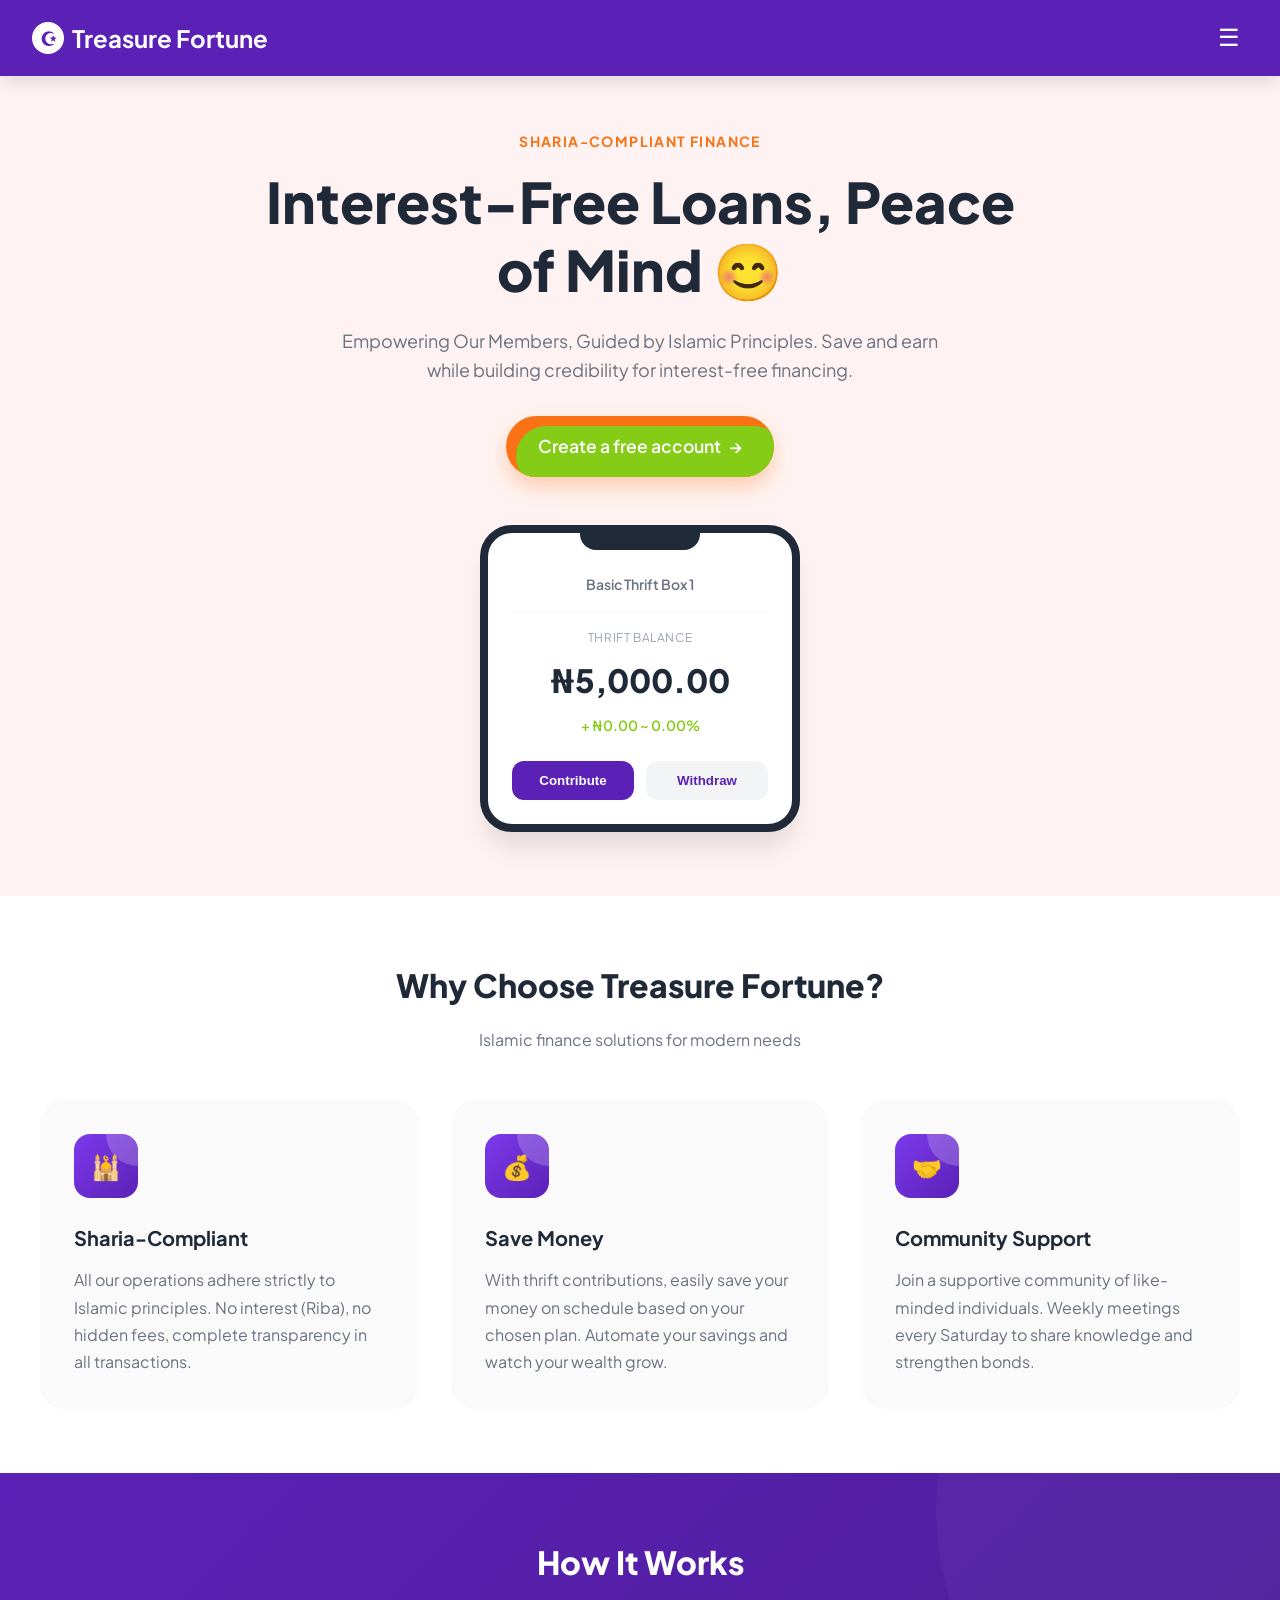
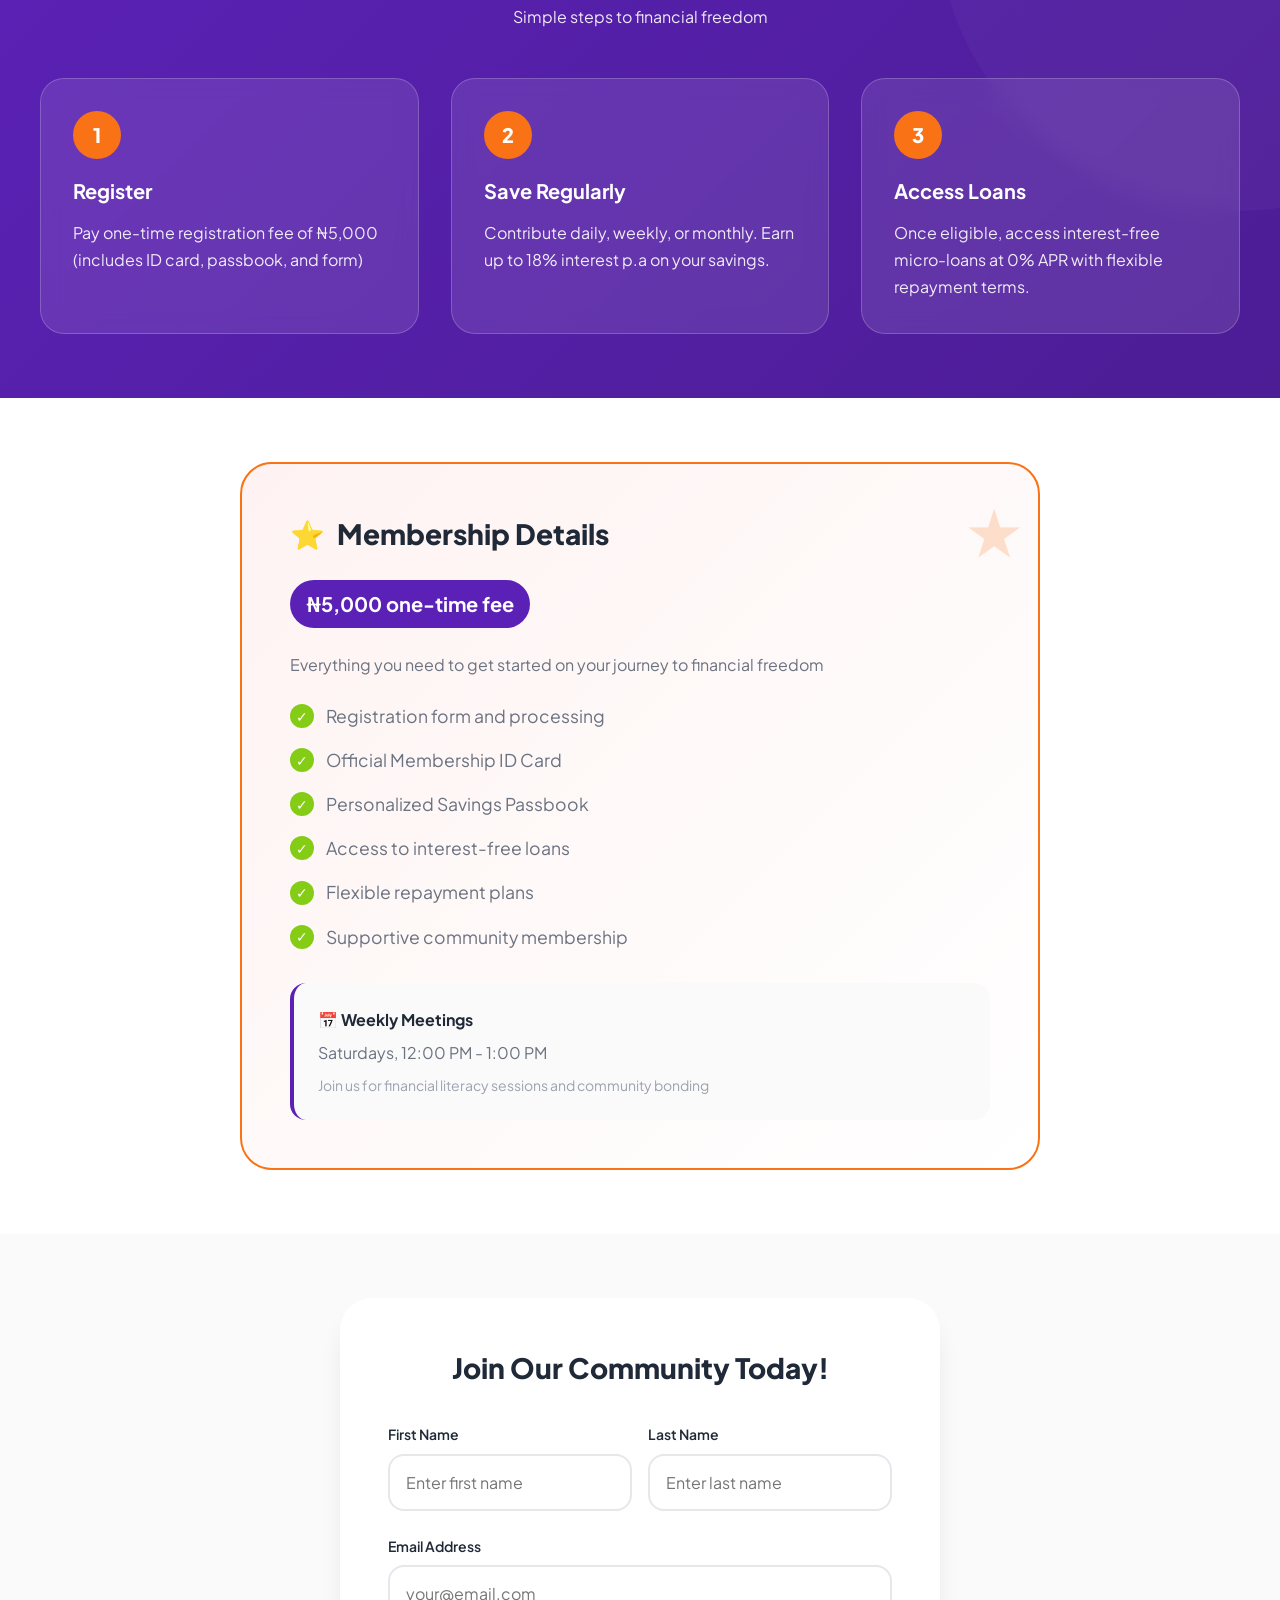
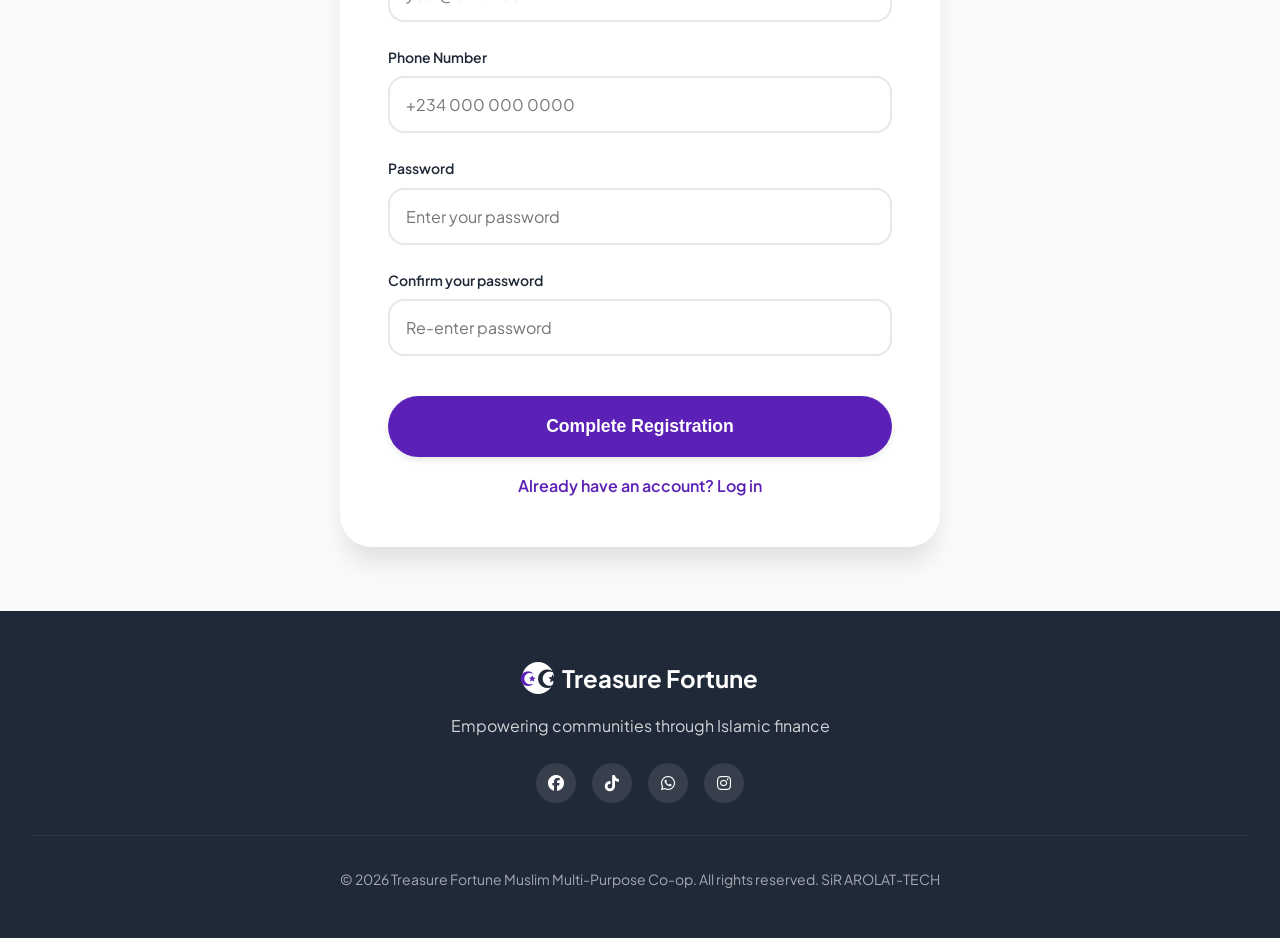
<file: index.html>
<!DOCTYPE html>
<html lang="en">
<head>
    <meta charset="UTF-8">
    <meta name="viewport" content="width=device-width, initial-scale=1.0">
    <title>Treasure Fortune Muslim Multi-Purpose Co-op</title>
    <link href="https://fonts.googleapis.com/css2?family=Plus+Jakarta+Sans:wght@400;500;600;700;800&display=swap" rel="stylesheet">
        <link rel="stylesheet" href="https://cdnjs.cloudflare.com/ajax/libs/font-awesome/6.4.0/css/all.min.css">
    <style>
        * {
            margin: 0;
            padding: 0;
            box-sizing: border-box;
        }

        :root {
            --primary-purple: #5b21b6;
            --primary-purple-dark: #4c1d95;
            --primary-purple-light: #7c3aed;
            --accent-orange: #f97316;
            --accent-green: #84cc16;
            --text-dark: #1f2937;
            --text-gray: #6b7280;
            --text-light: #9ca3af;
            --bg-light: #fafafa;
            --bg-cream: #fef3f2;
            --white: #ffffff;
            --shadow-sm: 0 1px 2px 0 rgba(0, 0, 0, 0.05);
            --shadow-md: 0 4px 6px -1px rgba(0, 0, 0, 0.1);
            --shadow-lg: 0 10px 15px -3px rgba(0, 0, 0, 0.1);
            --shadow-xl: 0 20px 25px -5px rgba(0, 0, 0, 0.1);
        }

        body {
            font-family: 'Plus Jakarta Sans', sans-serif;
            background-color: var(--bg-light);
            color: var(--text-dark);
            line-height: 1.6;
            overflow-x: hidden;
        }

        /* Navigation */
        .navbar {
            position: fixed;
            top: 0;
            left: 0;
            right: 0;
            background: var(--primary-purple);
            padding: 1rem 2rem;
            z-index: 1000;
            display: flex;
            justify-content: space-between;
            align-items: center;
            box-shadow: var(--shadow-lg);
        }

        .logo {
            display: flex;
            align-items: center;
            gap: 0.5rem;
            color: var(--white);
            font-size: 1.5rem;
            font-weight: 700;
            text-decoration: none;
            transition: transform 0.3s ease;
        }

        .logo:hover {
            transform: scale(1.05);
        }

        .logo-icon {
            width: 32px;
            height: 32px;
            background: var(--white);
            border-radius: 50%;
            display: flex;
            align-items: center;
            justify-content: center;
            position: relative;
        }

        .logo-icon::before {
            content: '☪';
            color: var(--primary-purple);
            font-size: 1.2rem;
        }

        .menu-toggle {
            background: none;
            border: none;
            color: var(--white);
            font-size: 1.5rem;
            cursor: pointer;
            padding: 0.5rem;
            transition: transform 0.3s ease;
        }

        .menu-toggle:hover {
            transform: rotate(90deg);
        }

        /* Mobile Menu */
        .mobile-menu {
            position: fixed;
            top: 0;
            right: -100%;
            width: 80%;
            max-width: 400px;
            height: 100vh;
            background: var(--white);
            z-index: 1001;
            padding: 2rem;
            transition: right 0.4s cubic-bezier(0.4, 0, 0.2, 1);
            box-shadow: -10px 0 30px rgba(0,0,0,0.1);
        }

        .mobile-menu.active {
            right: 0;
        }

        .menu-header {
            display: flex;
            justify-content: space-between;
            align-items: center;
            margin-bottom: 2rem;
        }

        .menu-logo {
            color: var(--primary-purple);
            font-size: 1.5rem;
            font-weight: 700;
            display: flex;
            align-items: center;
            gap: 0.5rem;
        }

        .close-menu {
            background: none;
            border: none;
            font-size: 1.5rem;
            cursor: pointer;
            color: var(--text-gray);
            transition: transform 0.3s ease;
        }

        .close-menu:hover {
            transform: rotate(90deg);
        }

        .menu-items {
            list-style: none;
        }

        .menu-item {
            margin-bottom: 1.5rem;
        }

        .menu-link {
            display: flex;
            justify-content: space-between;
            align-items: center;
            text-decoration: none;
            color: var(--text-dark);
            font-size: 1.1rem;
            font-weight: 500;
            padding: 0.75rem 0;
            border-bottom: 1px solid #f3f4f6;
            transition: all 0.3s ease;
        }

        .menu-link:hover {
            color: var(--primary-purple);
            padding-left: 1rem;
        }

        .menu-arrow {
            color: var(--text-light);
            transition: transform 0.3s ease;
        }

        .menu-link:hover .menu-arrow {
            transform: translateX(5px);
            color: var(--primary-purple);
        }

        .menu-cta {
            margin-top: 2rem;
            width: 100%;
            padding: 1rem;
            background: var(--primary-purple);
            color: var(--white);
            border: none;
            border-radius: 9999px;
            font-size: 1rem;
            font-weight: 600;
            cursor: pointer;
            transition: all 0.3s ease;
            box-shadow: var(--shadow-md);
        }

        .menu-cta:hover {
            background: var(--primary-purple-dark);
            transform: translateY(-2px);
            box-shadow: var(--shadow-lg);
        }

        .overlay {
            position: fixed;
            top: 0;
            left: 0;
            right: 0;
            bottom: 0;
            background: rgba(0,0,0,0.5);
            z-index: 1000;
            opacity: 0;
            visibility: hidden;
            transition: all 0.3s ease;
        }

        .overlay.active {
            opacity: 1;
            visibility: visible;
        }

        /* Hero Section */
        .hero {
            background: var(--bg-cream);
            padding: 8rem 2rem 4rem;
            text-align: center;
            position: relative;
            overflow: hidden;
        }

        .hero-badge {
            display: inline-block;
            color: var(--accent-orange);
            font-size: 0.875rem;
            font-weight: 700;
            letter-spacing: 0.1em;
            text-transform: uppercase;
            margin-bottom: 1rem;
            animation: fadeInUp 0.6s ease;
        }

        .hero-title {
            font-size: clamp(2rem, 5vw, 3.5rem);
            font-weight: 800;
            color: var(--text-dark);
            line-height: 1.2;
            margin-bottom: 1.5rem;
            max-width: 800px;
            margin-left: auto;
            margin-right: auto;
            animation: fadeInUp 0.6s ease 0.1s both;
        }

        .hero-subtitle {
            font-size: 1.125rem;
            color: var(--text-gray);
            max-width: 600px;
            margin: 0 auto 2rem;
            animation: fadeInUp 0.6s ease 0.2s both;
        }

        .hero-cta {
            display: inline-flex;
            align-items: center;
            gap: 0.5rem;
            background: var(--accent-orange);
            color: var(--white);
            padding: 1rem 2rem;
            border-radius: 9999px;
            text-decoration: none;
            font-weight: 600;
            font-size: 1.1rem;
            transition: all 0.3s ease;
            box-shadow: 0 10px 20px rgba(249, 115, 22, 0.3);
            position: relative;
            overflow: hidden;
            animation: fadeInUp 0.6s ease 0.3s both;
        }

        .hero-cta::before {
            content: '';
            position: absolute;
            bottom: -10px;
            left: 10px;
            right: -10px;
            height: 100%;
            background: var(--accent-green);
            border-radius: 9999px;
            z-index: -1;
            transition: all 0.3s ease;
        }

        .hero-cta:hover {
            transform: translateY(-3px);
            box-shadow: 0 15px 30px rgba(249, 115, 22, 0.4);
        }

        .hero-cta:hover::before {
            transform: translateY(-5px);
        }

        .hero-phone {
            margin-top: 3rem;
            position: relative;
            animation: float 6s ease-in-out infinite;
        }

        .phone-mockup {
            background: var(--white);
            border-radius: 2rem;
            padding: 1.5rem;
            box-shadow: var(--shadow-xl);
            max-width: 320px;
            margin: 0 auto;
            border: 8px solid #1f2937;
            position: relative;
        }

        .phone-notch {
            position: absolute;
            top: -8px;
            left: 50%;
            transform: translateX(-50%);
            width: 120px;
            height: 25px;
            background: #1f2937;
            border-radius: 0 0 1rem 1rem;
        }

        .phone-header {
            text-align: center;
            padding: 1rem 0;
            border-bottom: 1px solid #f3f4f6;
            margin-bottom: 1rem;
        }

        .phone-title {
            font-size: 0.875rem;
            color: var(--text-gray);
            font-weight: 600;
        }

        .balance-label {
            font-size: 0.75rem;
            color: var(--text-light);
            text-transform: uppercase;
            letter-spacing: 0.05em;
            margin-bottom: 0.5rem;
        }

        .balance-amount {
            font-size: 2rem;
            font-weight: 800;
            color: var(--text-dark);
            margin-bottom: 0.5rem;
        }

        .balance-change {
            font-size: 0.875rem;
            color: var(--accent-green);
            font-weight: 600;
        }

        .phone-actions {
            display: grid;
            grid-template-columns: 1fr 1fr;
            gap: 0.75rem;
            margin-top: 1.5rem;
        }

        .phone-btn {
            padding: 0.75rem;
            border-radius: 0.75rem;
            border: none;
            font-weight: 600;
            cursor: pointer;
            transition: all 0.3s ease;
        }

        .phone-btn-primary {
            background: var(--primary-purple);
            color: var(--white);
        }

        .phone-btn-secondary {
            background: #f3f4f6;
            color: var(--primary-purple);
        }

        .phone-btn:hover {
            transform: scale(1.05);
        }

        /* Features Section */
        .features {
            padding: 4rem 2rem;
            background: var(--white);
        }

        .container {
            max-width: 1200px;
            margin: 0 auto;
        }

        .section-header {
            text-align: center;
            margin-bottom: 3rem;
        }

        .section-title {
            font-size: 2rem;
            font-weight: 800;
            color: var(--text-dark);
            margin-bottom: 1rem;
        }

        .features-grid {
            display: grid;
            grid-template-columns: repeat(auto-fit, minmax(300px, 1fr));
            gap: 2rem;
        }

        .feature-card {
            background: var(--bg-light);
            padding: 2rem;
            border-radius: 1.5rem;
            transition: all 0.3s ease;
            border: 2px solid transparent;
        }

        .feature-card:hover {
            transform: translateY(-5px);
            border-color: var(--primary-purple-light);
            box-shadow: var(--shadow-lg);
        }

        .feature-icon {
            width: 64px;
            height: 64px;
            background: linear-gradient(135deg, var(--primary-purple-light), var(--primary-purple));
            border-radius: 1rem;
            display: flex;
            align-items: center;
            justify-content: center;
            margin-bottom: 1.5rem;
            font-size: 1.5rem;
            color: var(--white);
            position: relative;
            overflow: hidden;
        }

        .feature-icon::after {
            content: '';
            position: absolute;
            top: -50%;
            right: -50%;
            width: 100%;
            height: 100%;
            background: rgba(255,255,255,0.2);
            border-radius: 50%;
        }

        .feature-title {
            font-size: 1.25rem;
            font-weight: 700;
            color: var(--text-dark);
            margin-bottom: 0.75rem;
        }

        .feature-text {
            color: var(--text-gray);
            line-height: 1.7;
        }

        /* How It Works Section */
        .how-it-works {
            padding: 4rem 2rem;
            background: linear-gradient(135deg, var(--primary-purple) 0%, var(--primary-purple-dark) 100%);
            color: var(--white);
            position: relative;
            overflow: hidden;
        }

        .how-it-works::before {
            content: '';
            position: absolute;
            top: -50%;
            right: -20%;
            width: 600px;
            height: 600px;
            background: rgba(255,255,255,0.03);
            border-radius: 50%;
        }

        .how-it-works .section-title {
            color: var(--white);
        }

        .steps {
            display: grid;
            grid-template-columns: repeat(auto-fit, minmax(250px, 1fr));
            gap: 2rem;
            margin-top: 3rem;
        }

        .step {
            background: rgba(255,255,255,0.1);
            backdrop-filter: blur(10px);
            padding: 2rem;
            border-radius: 1.5rem;
            border: 1px solid rgba(255,255,255,0.2);
            transition: all 0.3s ease;
        }

        .step:hover {
            background: rgba(255,255,255,0.15);
            transform: translateY(-5px);
        }

        .step-number {
            width: 48px;
            height: 48px;
            background: var(--accent-orange);
            border-radius: 50%;
            display: flex;
            align-items: center;
            justify-content: center;
            font-weight: 800;
            font-size: 1.25rem;
            margin-bottom: 1rem;
        }

        .step-title {
            font-size: 1.25rem;
            font-weight: 700;
            margin-bottom: 0.75rem;
        }

        .step-text {
            opacity: 0.9;
            line-height: 1.7;
        }

        /* Membership Section */
        .membership {
            padding: 4rem 2rem;
            background: var(--white);
        }

        .membership-card {
            background: linear-gradient(135deg, #fef3f2 0%, #fff 100%);
            border: 2px solid var(--accent-orange);
            border-radius: 2rem;
            padding: 3rem;
            max-width: 800px;
            margin: 0 auto;
            position: relative;
            overflow: hidden;
        }

        .membership-card::before {
            content: '★';
            position: absolute;
            top: 1rem;
            right: 1rem;
            font-size: 4rem;
            color: var(--accent-orange);
            opacity: 0.2;
        }

        .membership-title {
            font-size: 1.75rem;
            font-weight: 800;
            color: var(--text-dark);
            margin-bottom: 1.5rem;
            display: flex;
            align-items: center;
            gap: 0.75rem;
        }

        .membership-price {
            display: inline-block;
            background: var(--primary-purple);
            color: var(--white);
            padding: 0.5rem 1rem;
            border-radius: 9999px;
            font-weight: 700;
            font-size: 1.25rem;
            margin-bottom: 1.5rem;
        }

        .benefits-list {
            list-style: none;
            margin-bottom: 2rem;
        }

        .benefit-item {
            display: flex;
            align-items: center;
            gap: 0.75rem;
            margin-bottom: 1rem;
            color: var(--text-gray);
            font-size: 1.1rem;
        }

        .benefit-check {
            width: 24px;
            height: 24px;
            background: var(--accent-green);
            border-radius: 50%;
            display: flex;
            align-items: center;
            justify-content: center;
            color: var(--white);
            font-size: 0.875rem;
            flex-shrink: 0;
        }

        .meeting-info {
            background: var(--bg-light);
            padding: 1.5rem;
            border-radius: 1rem;
            margin-top: 1.5rem;
            border-left: 4px solid var(--primary-purple);
        }

        .meeting-title {
            font-weight: 700;
            color: var(--text-dark);
            margin-bottom: 0.5rem;
        }

        /* Registration Form */
        .registration {
            padding: 4rem 2rem;
            background: var(--bg-light);
        }

        .form-container {
            max-width: 600px;
            margin: 0 auto;
            background: var(--white);
            padding: 3rem;
            border-radius: 2rem;
            box-shadow: var(--shadow-xl);
        }

        .form-title {
            font-size: 1.75rem;
            font-weight: 800;
            text-align: center;
            margin-bottom: 2rem;
            color: var(--text-dark);
        }

        .form-group {
            margin-bottom: 1.5rem;
        }

        .form-label {
            display: block;
            margin-bottom: 0.5rem;
            font-weight: 600;
            color: var(--text-dark);
            font-size: 0.875rem;
        }

        .form-input {
            width: 100%;
            padding: 1rem;
            border: 2px solid #e5e7eb;
            border-radius: 1rem;
            font-family: inherit;
            font-size: 1rem;
            transition: all 0.3s ease;
        }

        .form-input:focus {
            outline: none;
            border-color: var(--primary-purple);
            box-shadow: 0 0 0 3px rgba(91, 33, 182, 0.1);
        }

        .form-row {
            display: grid;
            grid-template-columns: 1fr 1fr;
            gap: 1rem;
        }

        .submit-btn {
            width: 100%;
            padding: 1.25rem;
            background: var(--primary-purple);
            color: var(--white);
            border: none;
            border-radius: 9999px;
            font-size: 1.1rem;
            font-weight: 700;
            cursor: pointer;
            transition: all 0.3s ease;
            margin-top: 1rem;
            box-shadow: var(--shadow-md);
        }
        .submit-btn a {
            color: var(--white);
            text-decoration: none;
        }

        .submit-btn:hover {
            background: var(--primary-purple-dark);
            transform: translateY(-2px);
            box-shadow: var(--shadow-lg);
        }
        .log-btn {
            display: block;
            text-align: center;
            margin-top: 1rem;
            color: var(--primary-purple);
            font-weight: 600;
            text-decoration: none;
            transition: all 0.3s ease;
        }

        /* Footer */
        .footer {
            background: var(--text-dark);
            color: var(--white);
            padding: 3rem 2rem;
            text-align: center;
        }

        .footer-logo {
            font-size: 1.5rem;
            font-weight: 700;
            margin-bottom: 1rem;
            display: flex;
            align-items: center;
            justify-content: center;
            gap: 0.5rem;
        }

        .footer-text {
            opacity: 0.8;
            margin-bottom: 1.5rem;
        }

        .social-links {
            display: flex;
            justify-content: center;
            gap: 1rem;
            margin-bottom: 2rem;
        }

        .social-link {
            width: 40px;
            height: 40px;
            background: rgba(255,255,255,0.1);
            border-radius: 50%;
            display: flex;
            align-items: center;
            justify-content: center;
            color: var(--white);
            text-decoration: none;
            transition: all 0.3s ease;
        }

        .social-link:hover {
            background: var(--primary-purple);
            transform: translateY(-3px);
        }

        .footer-bottom {
            border-top: 1px solid rgba(255,255,255,0.1);
            padding-top: 2rem;
            font-size: 0.875rem;
            opacity: 0.6;
        }

        /* Animations */
        @keyframes fadeInUp {
            from {
                opacity: 0;
                transform: translateY(30px);
            }
            to {
                opacity: 1;
                transform: translateY(0);
            }
        }

        @keyframes float {
            0%, 100% {
                transform: translateY(0);
            }
            50% {
                transform: translateY(-20px);
            }
        }

        /* Responsive */
        @media (max-width: 768px) {
            .navbar {
                padding: 1rem;
            }

            .hero {
                padding: 7rem 1.5rem 3rem;
            }

            .form-row {
                grid-template-columns: 1fr;
            }

            .membership-card {
                padding: 2rem 1.5rem;
            }

            .form-container {
                padding: 2rem 1.5rem;
            }

            .phone-mockup {
                max-width: 280px;
            }
        }

        /* Scroll animations */
        .scroll-reveal {
            opacity: 0;
            transform: translateY(30px);
            transition: all 0.6s ease;
        }

        .scroll-reveal.active {
            opacity: 1;
            transform: translateY(0);
        }
    </style>
</head>
<body>
    <!-- Navigation -->
    <nav class="navbar">
        <a href="#" class="logo">
            <div class="logo-icon"></div>
            <span>Treasure Fortune</span>
        </a>
        <button class="menu-toggle" onclick="toggleMenu()">☰</button>
    </nav>

    <!-- Mobile Menu -->
    <div class="overlay" onclick="toggleMenu()"></div>
    <div class="mobile-menu" id="mobileMenu">
        <div class="menu-header">
            <div class="menu-logo">
                <div class="logo-icon" style="background: var(--primary-purple); color: white;">☪</div>
                <span>Treasure Fortune</span>
            </div>
            <button class="close-menu" onclick="toggleMenu()">✕</button>
        </div>
        <ul class="menu-items">
            <li class="menu-item">
                <a href="#features" class="menu-link" onclick="toggleMenu()">
                    Products
                    <span class="menu-arrow">›</span>
                </a>
            </li>
            <li class="menu-item">
                <a href="#how-it-works" class="menu-link" onclick="toggleMenu()">
                    How It Works
                    <span class="menu-arrow">›</span>
                </a>
            </li>
            <li class="menu-item">
                <a href="#membership" class="menu-link" onclick="toggleMenu()">
                    Membership
                    <span class="menu-arrow">›</span>
                </a>
            </li>
            <li class="menu-item">
                <a href="#faq" class="menu-link" onclick="toggleMenu()">
                    FAQs
                    <span class="menu-arrow">›</span>
                </a>
            </li>
        </ul>
        <a href="signup.html" class="menu-cta">Get Started</a>
    </div>

    <!-- Hero Section -->
    <section class="hero">
        <span class="hero-badge">Sharia-Compliant Finance</span>
        <h1 class="hero-title">Interest-Free Loans, Peace of Mind 😊</h1>
        <p class="hero-subtitle">Empowering Our Members, Guided by Islamic Principles. Save and earn while building credibility for interest-free financing.</p>
        <a href="signup.html" class="hero-cta">
            Create a free account
            <span>→</span>
        </a>

        <!-- Phone Mockup -->
        <div class="hero-phone">
            <div class="phone-mockup">
                <div class="phone-notch"></div>
                <div class="phone-header">
                    <div class="phone-title">Basic Thrift Box 1</div>
                </div>
                <div style="text-align: center;">
                    <div class="balance-label">Thrift Balance</div>
                    <div class="balance-amount">₦5,000.00</div>
                    <div class="balance-change">+ ₦0.00 ~ 0.00%</div>
                </div>
                <div class="phone-actions">
                    <button class="phone-btn phone-btn-primary">Contribute</button>
                    <button class="phone-btn phone-btn-secondary">Withdraw</button>
                </div>
            </div>
        </div>
    </section>

    <!-- Features Section -->
    <section class="features" id="features">
        <div class="container">
            <div class="section-header scroll-reveal">
                <h2 class="section-title">Why Choose Treasure Fortune?</h2>
                <p style="color: var(--text-gray);">Islamic finance solutions for modern needs</p>
            </div>
            <div class="features-grid">
                <div class="feature-card scroll-reveal">
                    <div class="feature-icon">🕌</div>
                    <h3 class="feature-title">Sharia-Compliant</h3>
                    <p class="feature-text">All our operations adhere strictly to Islamic principles. No interest (Riba), no hidden fees, complete transparency in all transactions.</p>
                </div>
                <div class="feature-card scroll-reveal">
                    <div class="feature-icon">💰</div>
                    <h3 class="feature-title">Save Money</h3>
                    <p class="feature-text">With thrift contributions, easily save your money on schedule based on your chosen plan. Automate your savings and watch your wealth grow.</p>
                </div>
                <div class="feature-card scroll-reveal">
                    <div class="feature-icon">🤝</div>
                    <h3 class="feature-title">Community Support</h3>
                    <p class="feature-text">Join a supportive community of like-minded individuals. Weekly meetings every Saturday to share knowledge and strengthen bonds.</p>
                </div>
            </div>
        </div>
    </section>

    <!-- How It Works -->
    <section class="how-it-works" id="how-it-works">
        <div class="container">
            <div class="section-header scroll-reveal">
                <h2 class="section-title">How It Works</h2>
                <p style="opacity: 0.9;">Simple steps to financial freedom</p>
            </div>
            <div class="steps">
                <div class="step scroll-reveal">
                    <div class="step-number">1</div>
                    <h3 class="step-title">Register</h3>
                    <p class="step-text">Pay one-time registration fee of ₦5,000 (includes ID card, passbook, and form)</p>
                </div>
                <div class="step scroll-reveal">
                    <div class="step-number">2</div>
                    <h3 class="step-title">Save Regularly</h3>
                    <p class="step-text">Contribute daily, weekly, or monthly. Earn up to 18% interest p.a on your savings.</p>
                </div>
                <div class="step scroll-reveal">
                    <div class="step-number">3</div>
                    <h3 class="step-title">Access Loans</h3>
                    <p class="step-text">Once eligible, access interest-free micro-loans at 0% APR with flexible repayment terms.</p>
                </div>
            </div>
        </div>
    </section>

    <!-- Membership Section -->
    <section class="membership" id="membership">
        <div class="container">
            <div class="membership-card scroll-reveal">
                <h2 class="membership-title">
                    <span>⭐</span>
                    Membership Details
                </h2>
                <span class="membership-price">₦5,000 one-time fee</span>
                <p style="color: var(--text-gray); margin-bottom: 1.5rem;">Everything you need to get started on your journey to financial freedom</p>
                
                <ul class="benefits-list">
                    <li class="benefit-item">
                        <span class="benefit-check">✓</span>
                        <span>Registration form and processing</span>
                    </li>
                    <li class="benefit-item">
                        <span class="benefit-check">✓</span>
                        <span>Official Membership ID Card</span>
                    </li>
                    <li class="benefit-item">
                        <span class="benefit-check">✓</span>
                        <span>Personalized Savings Passbook</span>
                    </li>
                    <li class="benefit-item">
                        <span class="benefit-check">✓</span>
                        <span>Access to interest-free loans</span>
                    </li>
                    <li class="benefit-item">
                        <span class="benefit-check">✓</span>
                        <span>Flexible repayment plans</span>
                    </li>
                    <li class="benefit-item">
                        <span class="benefit-check">✓</span>
                        <span>Supportive community membership</span>
                    </li>
                </ul>

                <div class="meeting-info">
                    <div class="meeting-title">📅 Weekly Meetings</div>
                    <p style="color: var(--text-gray);">Saturdays, 12:00 PM - 1:00 PM</p>
                    <p style="color: var(--text-light); font-size: 0.875rem; margin-top: 0.5rem;">Join us for financial literacy sessions and community bonding</p>
                </div>
            </div>
        </div>
    </section>

    <!-- Registration Form -->
    <section class="registration" id="registration">
        <div class="container">
            <div class="form-container scroll-reveal">
                <h2 class="form-title">Join Our Community Today!</h2>
                <form id="registrationForm" onsubmit="handleSubmit(event)">
                    <div class="form-row">
                        <div class="form-group">
                            <label class="form-label">First Name</label>
                            <input type="text" class="form-input" placeholder="Enter first name" required>
                        </div>
                        <div class="form-group">
                            <label class="form-label">Last Name</label>
                            <input type="text" class="form-input" placeholder="Enter last name" required>
                        </div>
                    </div>
                    <div class="form-group">
                        <label class="form-label">Email Address</label>
                        <input type="email" class="form-input" placeholder="your@email.com" required>
                    </div>
                    <div class="form-group">
                        <label class="form-label">Phone Number</label>
                        <input type="tel" class="form-input" placeholder="+234 000 000 0000" required>
                    </div>
                    <div class="form-group">
                        <label class="form-label">Password</label>
                        <input type="password" class="form-input" placeholder="Enter your password" required>
                    </div>
                    <div class="form-group">
                        <label class="form-label">Confirm your password</label>
                        <input type="password" class="form-input" placeholder="Re-enter password" required>
                    </div>


                    <!-- <div class="form-group">
                        <label class="form-label">Occupation</label>
                        <input type="text" class="form-input" placeholder="Enter your occupation" required>
                    </div> -->
                    <!-- <div class="form-group">
                        <label class="form-label">Preferred Contribution Plan</label>
                        <select class="form-input" required>
                            <option value="">Select a plan</option>
                            <option value="daily">Daily Contribution</option>
                            <option value="weekly">Weekly Contribution</option>
                            <option value="monthly">Monthly Contribution</option>
                        </select>
                    </div> -->
                    <button type="submit" class="submit-btn" > <a href="./pay.html">Complete Registration</a> </button>
                    <a class="log-btn" href="./login.html">Already have an account? Log in</a>
                </form>
            </div>
        </div>
    </section>

    <!-- Footer -->
    <footer class="footer">
        <div class="footer-logo">
            <div class="logo-icon" style="background: white; color: var(--text-dark);">☪</div>
            <span>Treasure Fortune</span>
        </div>
        <p class="footer-text">Empowering communities through Islamic finance</p>
        <div class="social-links">
            <a href="#" class="social-link"><i class="fab fab fab fa-facebook"></i></a>
            <a href="#" class="social-link"><i class="fab fab fa-tiktok"></i></a>
            <a href="#" class="social-link"><i class="fab fab fa-whatsapp"></i></a>
            <a href="#" class="social-link"><i class="fab fab fa-instagram"></i></a>
        </div>
        <div class="footer-bottom">
            <p>&copy; 2026 Treasure Fortune Muslim Multi-Purpose Co-op. All rights reserved. SiR AROLAT-TECH</p>
        </div>
    </footer>

    <script>
        // Mobile Menu Toggle
        function toggleMenu() {
            const menu = document.getElementById('mobileMenu');
            const overlay = document.querySelector('.overlay');
            menu.classList.toggle('active');
            overlay.classList.toggle('active');
            document.body.style.overflow = menu.classList.contains('active') ? 'hidden' : '';
        }

        // Smooth Scroll
        function scrollToSection(id) {
            const element = document.getElementById(id);
            if (element) {
                element.scrollIntoView({ behavior: 'smooth' });
                toggleMenu();
            }
        }

        // Form Submission
        // function handleSubmit(e) {
        //     e.preventDefault();
        //     const btn = e.target.querySelector('.submit-btn');
        //     const originalText = btn.textContent;
            
        //     btn.textContent = 'Processing...';
        //     btn.disabled = true;
            
        //     setTimeout(() => {
        //         btn.textContent = '✓ Registration Successful!';
        //         btn.style.background = 'var(--accent-green)';
                
        //         setTimeout(() => {
        //             btn.textContent = originalText;
        //             btn.disabled = false;
        //             btn.style.background = '';
        //             e.target.reset();
        //             alert('Thank you for registering! We will contact you shortly with your membership details.');
        //         }, 2000);
        //     }, 1500);
        // }

        // Scroll Reveal Animation
        const observerOptions = {
            threshold: 0.1,
            rootMargin: '0px 0px -50px 0px'
        };

        const observer = new IntersectionObserver((entries) => {
            entries.forEach(entry => {
                if (entry.isIntersecting) {
                    entry.target.classList.add('active');
                }
            });
        }, observerOptions);

        document.querySelectorAll('.scroll-reveal').forEach(el => {
            observer.observe(el);
        });

        // Navbar scroll effect
        let lastScroll = 0;
        window.addEventListener('scroll', () => {
            const navbar = document.querySelector('.navbar');
            const currentScroll = window.pageYOffset;
            
            if (currentScroll > 100) {
                navbar.style.background = 'rgba(91, 33, 182, 0.95)';
                navbar.style.backdropFilter = 'blur(10px)';
            } else {
                navbar.style.background = 'var(--primary-purple)';
                navbar.style.backdropFilter = 'none';
            }
            
            lastScroll = currentScroll;
        });

        // Phone mockup interaction
        document.querySelectorAll('.phone-btn').forEach(btn => {
            btn.addEventListener('click', function() {
                this.style.transform = 'scale(0.95)';
                setTimeout(() => {
                    this.style.transform = 'scale(1.05)';
                    setTimeout(() => {
                        this.style.transform = '';
                    }, 150);
                }, 100);
            });
        });
    </script>
</body>
</html>
</file>
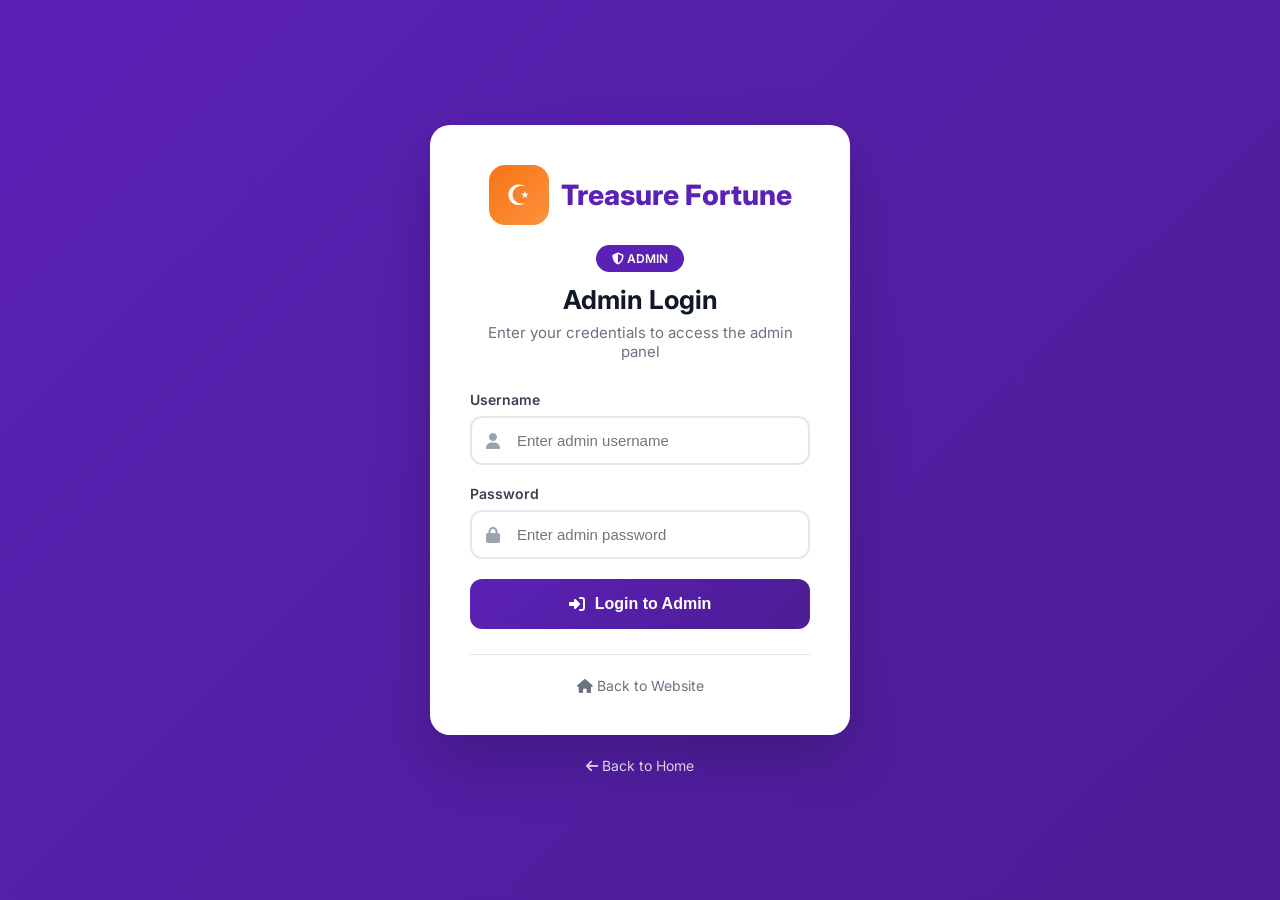
<file: admin-login.html>
<!DOCTYPE html>
<html lang="en">
<head>
    <meta charset="UTF-8">
    <meta name="viewport" content="width=device-width, initial-scale=1.0">
    <title>Admin Login - Treasure Fortune</title>
    <link rel="stylesheet" href="https://cdnjs.cloudflare.com/ajax/libs/font-awesome/6.4.0/css/all.min.css">
    <link href="https://fonts.googleapis.com/css2?family=Inter:wght@400;500;600;700;800&display=swap" rel="stylesheet">
    <style>
        * {
            margin: 0;
            padding: 0;
            box-sizing: border-box;
        }

        body {
            font-family: 'Inter', sans-serif;
            background: linear-gradient(135deg, #5b21b6, #4c1d95);
            min-height: 100vh;
            display: flex;
            align-items: center;
            justify-content: center;
            padding: 20px;
        }

        .login-container {
            width: 100%;
            max-width: 420px;
        }

        .login-card {
            background: white;
            border-radius: 20px;
            padding: 40px;
            box-shadow: 0 25px 60px rgba(0, 0, 0, 0.2);
        }

        .login-header {
            text-align: center;
            margin-bottom: 30px;
        }

        .logo {
            display: flex;
            align-items: center;
            justify-content: center;
            gap: 12px;
            margin-bottom: 20px;
        }

        .logo-icon {
            width: 60px;
            height: 60px;
            background: linear-gradient(135deg, #f97316, #fb923c);
            border-radius: 16px;
            display: flex;
            align-items: center;
            justify-content: center;
            color: white;
            font-size: 28px;
        }

        .logo-text {
            font-size: 28px;
            font-weight: 800;
            color: #5b21b6;
        }

        .login-header h1 {
            font-size: 26px;
            color: #111827;
            margin-bottom: 8px;
        }

        .login-header p {
            color: #6b7280;
            font-size: 15px;
        }

        .login-header .admin-badge {
            display: inline-block;
            background: #5b21b6;
            color: white;
            padding: 6px 16px;
            border-radius: 20px;
            font-size: 12px;
            font-weight: 600;
            margin-bottom: 12px;
        }

        .form-group {
            margin-bottom: 20px;
        }

        .form-group label {
            display: block;
            font-size: 14px;
            font-weight: 600;
            color: #374151;
            margin-bottom: 8px;
        }

        .input-wrapper {
            position: relative;
        }

        .input-wrapper i {
            position: absolute;
            left: 16px;
            top: 50%;
            transform: translateY(-50%);
            color: #9ca3af;
        }

        .input-wrapper input {
            width: 100%;
            padding: 14px 14px 14px 45px;
            border: 2px solid #e5e7eb;
            border-radius: 12px;
            font-size: 15px;
            outline: none;
            transition: all 0.3s;
        }

        .input-wrapper input:focus {
            border-color: #5b21b6;
            box-shadow: 0 0 0 4px rgba(91, 33, 182, 0.1);
        }

        .btn-primary {
            width: 100%;
            padding: 16px;
            background: linear-gradient(135deg, #5b21b6, #4c1d95);
            color: white;
            border: none;
            border-radius: 12px;
            font-size: 16px;
            font-weight: 700;
            cursor: pointer;
            transition: all 0.3s;
            display: flex;
            align-items: center;
            justify-content: center;
            gap: 10px;
        }

        .btn-primary:hover {
            transform: translateY(-2px);
            box-shadow: 0 10px 30px rgba(91, 33, 182, 0.3);
        }

        .alert {
            padding: 14px;
            border-radius: 10px;
            font-size: 14px;
            margin-bottom: 20px;
            display: none;
        }

        .alert.error {
            background: #fee2e2;
            color: #dc2626;
            display: block;
        }

        .login-footer {
            text-align: center;
            margin-top: 25px;
            padding-top: 20px;
            border-top: 1px solid #e5e7eb;
        }

        .login-footer a {
            color: #6b7280;
            text-decoration: none;
            font-size: 14px;
        }

        .login-footer a:hover {
            color: #5b21b6;
        }

        .back-home {
            text-align: center;
            margin-top: 20px;
        }

        .back-home a {
            color: rgba(255,255,255,0.8);
            text-decoration: none;
            font-size: 14px;
        }

        .back-home a:hover {
            color: white;
            text-decoration: underline;
        }
    </style>
</head>
<body>
    <div class="login-container">
        <div class="login-card">
            <div class="login-header">
                <div class="logo">
                    <div class="logo-icon">☪</div>
                    <span class="logo-text">Treasure Fortune</span>
                </div>
                <span class="admin-badge"><i class="fas fa-shield-alt"></i> ADMIN</span>
                <h1>Admin Login</h1>
                <p>Enter your credentials to access the admin panel</p>
            </div>

            <div id="alert" class="alert"></div>

            <form id="adminLoginForm">
                <div class="form-group">
                    <label for="username">Username</label>
                    <div class="input-wrapper">
                        <i class="fas fa-user"></i>
                        <input type="text" id="username" placeholder="Enter admin username" required>
                    </div>
                </div>

                <div class="form-group">
                    <label for="password">Password</label>
                    <div class="input-wrapper">
                        <i class="fas fa-lock"></i>
                        <input type="password" id="password" placeholder="Enter admin password" required>
                    </div>
                </div>

                <button type="submit" class="btn-primary">
                    <i class="fas fa-sign-in-alt"></i> Login to Admin
                </button>
            </form>

            <div class="login-footer">
                <a href="index.html"><i class="fas fa-home"></i> Back to Website</a>
            </div>
        </div>

        <div class="back-home">
            <a href="index.html"><i class="fas fa-arrow-left"></i> Back to Home</a>
        </div>
    </div>

    <script>
        document.getElementById('adminLoginForm').addEventListener('submit', function(e) {
            e.preventDefault();
            
            const username = document.getElementById('username').value;
            const password = document.getElementById('password').value;
            const alertBox = document.getElementById('alert');

            // Hardcoded admin credentials
            const adminUser = 'admin';
            const adminPass = 'admin123';

            if (username === adminUser && password === adminPass) {
                // Set admin session
                localStorage.setItem('isAdminLoggedIn', 'true');
                localStorage.setItem('adminUser', username);
                
                // Redirect to admin dashboard
                window.location.href = 'admin.html';
            } else {
                alertBox.textContent = 'Invalid admin credentials';
                alertBox.className = 'alert error';
            }
        });
    </script>
</body>
</html>
</file>
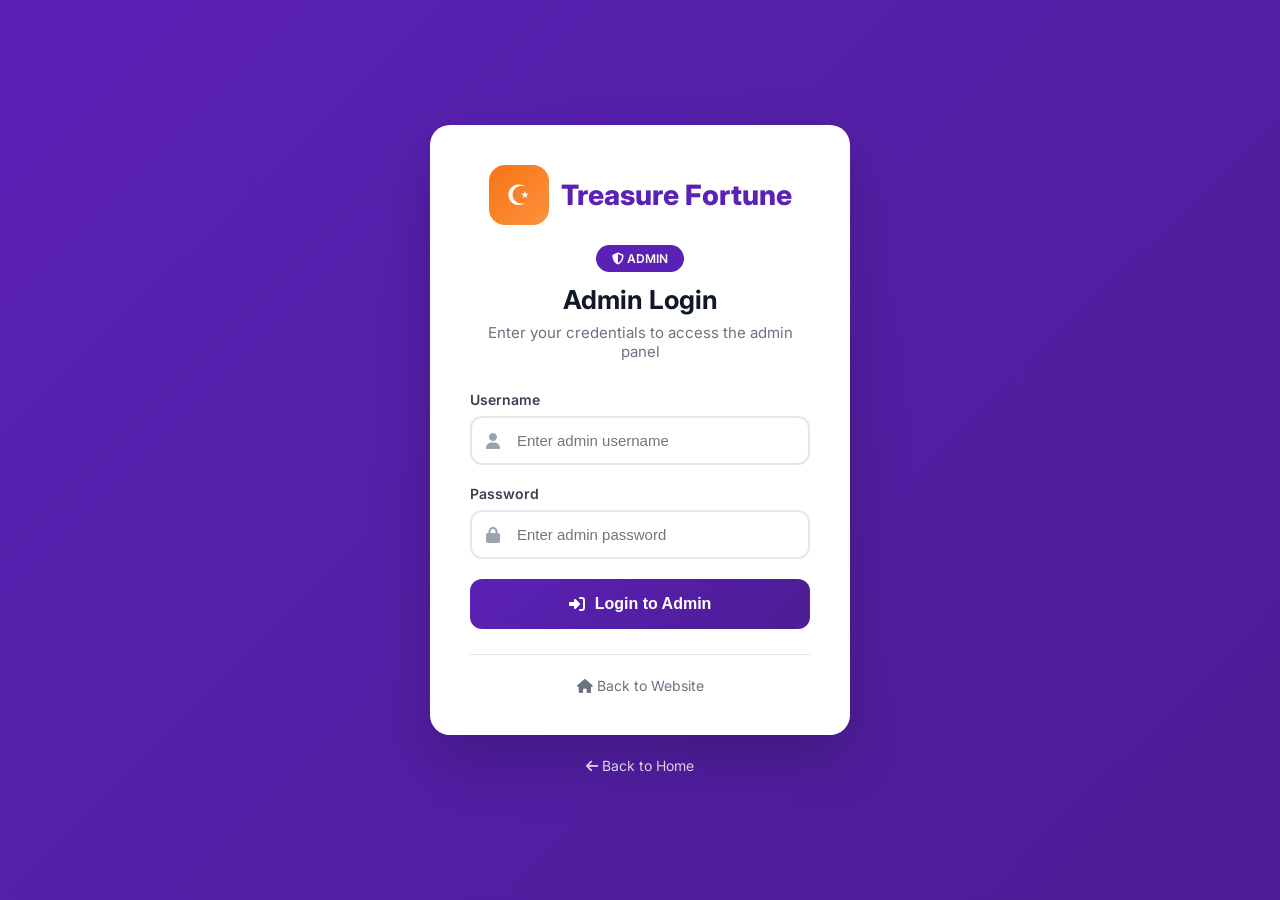
<file: admin.html>
<!DOCTYPE html>
<html lang="en">
<head>
    <meta charset="UTF-8">
    <meta name="viewport" content="width=device-width, initial-scale=1.0">
    <title>Admin Dashboard - Treasure Fortune</title>
    <link rel="stylesheet" href="https://cdnjs.cloudflare.com/ajax/libs/font-awesome/6.4.0/css/all.min.css">
    <link rel="preconnect" href="https://fonts.googleapis.com">
    <link rel="preconnect" href="https://fonts.gstatic.com" crossorigin>
    <link href="https://fonts.googleapis.com/css2?family=Inter:wght@300;400;500;600;700&display=swap" rel="stylesheet">
    <style>
        /* CSS Variables */
        :root {
            --primary-color: #5b21b6;
            --primary-dark: #4c1d95;
            --primary-light: #6d28d9;
            --primary-lighter: #ddd6fe;
            --bg-color: #f9fafb;
            --card-bg: #ffffff;
            --success-color: #10b981;
            --warning-color: #f59e0b;
            --danger-color: #ef4444;
            --text-primary: #1f2937;
            --text-secondary: #6b7280;
            --shadow-sm: 0 1px 2px 0 rgba(0, 0, 0, 0.05);
            --shadow-md: 0 4px 6px -1px rgba(0, 0, 0, 0.1);
            --shadow-lg: 0 10px 15px -3px rgba(0, 0, 0, 0.1);
            --radius-md: 8px;
            --radius-lg: 12px;
        }

        * {
            margin: 0;
            padding: 0;
            box-sizing: border-box;
            font-family: 'Inter', sans-serif;
        }

        body {
            background-color: var(--bg-color);
            color: var(--text-primary);
            min-height: 100vh;
        }

        /* Header */
        .admin-header {
            background: var(--primary-color);
            color: white;
            padding: 20px 30px;
            display: flex;
            justify-content: space-between;
            align-items: center;
            box-shadow: var(--shadow-md);
        }

        .admin-header h1 {
            font-size: 24px;
            font-weight: 600;
        }

        .header-actions {
            display: flex;
            gap: 15px;
            align-items: center;
        }

        .refresh-btn {
            background: rgba(255, 255, 255, 0.2);
            border: none;
            padding: 10px 16px;
            border-radius: var(--radius-md);
            color: white;
            cursor: pointer;
            display: flex;
            align-items: center;
            gap: 8px;
            transition: all 0.2s;
        }

        .refresh-btn:hover {
            background: rgba(255, 255, 255, 0.3);
        }

        /* Main Content */
        .admin-content {
            padding: 30px;
            max-width: 1400px;
            margin: 0 auto;
        }

        /* Summary Cards */
        .summary-cards {
            display: grid;
            grid-template-columns: repeat(auto-fit, minmax(200px, 1fr));
            gap: 20px;
            margin-bottom: 30px;
        }

        .summary-card {
            background: var(--card-bg);
            padding: 24px;
            border-radius: var(--radius-lg);
            box-shadow: var(--shadow-sm);
            display: flex;
            align-items: center;
            gap: 16px;
        }

        .summary-icon {
            width: 56px;
            height: 56px;
            border-radius: var(--radius-md);
            display: flex;
            align-items: center;
            justify-content: center;
            font-size: 24px;
        }

        .summary-icon.total {
            background: #e0e7ff;
            color: var(--primary-color);
        }

        .summary-icon.pending {
            background: #fef3c7;
            color: var(--warning-color);
        }

        .summary-icon.approved {
            background: #d1fae5;
            color: var(--success-color);
        }

        .summary-icon.rejected {
            background: #fee2e2;
            color: var(--danger-color);
        }

        .summary-info h3 {
            font-size: 14px;
            color: var(--text-secondary);
            margin-bottom: 4px;
        }

        .summary-value {
            font-size: 28px;
            font-weight: 700;
        }

        /* Requests Section */
        .requests-section {
            background: var(--card-bg);
            border-radius: var(--radius-lg);
            box-shadow: var(--shadow-sm);
            overflow: hidden;
        }

        .section-header {
            padding: 20px 24px;
            border-bottom: 1px solid #e5e7eb;
            display: flex;
            justify-content: space-between;
            align-items: center;
        }

        .section-header h2 {
            font-size: 18px;
            font-weight: 600;
        }

        .filter-tabs {
            display: flex;
            gap: 10px;
            flex-wrap: wrap;
        }

        .filter-tab {
            padding: 8px 16px;
            border: none;
            background: transparent;
            border-radius: var(--radius-md);
            cursor: pointer;
            font-size: 14px;
            color: var(--text-secondary);
            transition: all 0.2s;
        }

        .filter-tab.active {
            background: var(--primary-color);
            color: white;
        }

        /* Filter header row */
        .filter-header-row {
            display: flex;
            align-items: center;
            gap: 20px;
            flex-wrap: wrap;
        }

        /* Type filter */
        .type-filter {
            display: flex;
            gap: 8px;
            flex-wrap: wrap;
        }

        .type-tab {
            padding: 6px 12px;
            border: 1px solid #e5e7eb;
            background: white;
            border-radius: var(--radius-md);
            cursor: pointer;
            font-size: 13px;
            color: var(--text-secondary);
        }

        .type-tab.active {
            background: var(--primary-subtle, #ede9fe);
            border-color: var(--primary-color);
            color: var(--primary-color);
        }

        .filter-tab:hover:not(.active) {
            background: #f3f4f6;
        }

        /* Requests Table */
        .requests-table {
            width: 100%;
            border-collapse: collapse;
        }

        .requests-table th,
        .requests-table td {
            padding: 16px 24px;
            text-align: left;
            border-bottom: 1px solid #e5e7eb;
        }

        .requests-table th {
            background: #f9fafb;
            font-size: 12px;
            font-weight: 600;
            text-transform: uppercase;
            color: var(--text-secondary);
        }

        .requests-table tr:hover {
            background: #f9fafb;
        }

        .request-info {
            display: flex;
            flex-direction: column;
            gap: 2px;
        }

        .request-name {
            font-weight: 600;
        }

        .request-email {
            font-size: 12px;
            color: var(--text-secondary);
        }

        .amount {
            font-weight: 600;
            font-size: 16px;
        }

        /* Status Badges */
        .status-badge {
            display: inline-flex;
            align-items: center;
            padding: 4px 12px;
            border-radius: 9999px;
            font-size: 12px;
            font-weight: 500;
        }

        .status-badge.pending {
            background: #fef3c7;
            color: #92400e;
        }

        .status-badge.approved {
            background: #d1fae5;
            color: #065f46;
        }

        .status-badge.rejected {
            background: #fee2e2;
            color: #991b1b;
        }

        /* Method Badge */
        .method-badge {
            display: inline-flex;
            align-items: center;
            gap: 6px;
            font-size: 13px;
            color: var(--text-secondary);
        }

        /* Action Buttons */
        .action-buttons {
            display: flex;
            gap: 8px;
        }

        .btn {
            padding: 8px 16px;
            border: none;
            border-radius: var(--radius-md);
            font-size: 13px;
            font-weight: 500;
            cursor: pointer;
            display: flex;
            align-items: center;
            gap: 6px;
            transition: all 0.2s;
        }

        .btn-approve {
            background: var(--success-color);
            color: white;
        }

        .btn-approve:hover {
            background: #059669;
        }

        .btn-reject {
            background: var(--danger-color);
            color: white;
        }

        .btn-reject:hover {
            background: #dc2626;
        }

        .btn-view {
            background: var(--primary-color);
            color: white;
        }

        .btn-view:hover {
            background: var(--primary-dark);
        }

        .btn:disabled {
            opacity: 0.5;
            cursor: not-allowed;
        }

        /* Empty State */
        .empty-state {
            text-align: center;
            padding: 60px 20px;
            color: var(--text-secondary);
        }

        .empty-state i {
            font-size: 48px;
            margin-bottom: 16px;
            color: #d1d5db;
        }

        .empty-state h3 {
            font-size: 18px;
            margin-bottom: 8px;
            color: var(--text-primary);
        }

        /* Modal */
        .modal-overlay {
            position: fixed;
            top: 0;
            left: 0;
            right: 0;
            bottom: 0;
            background: rgba(0, 0, 0, 0.5);
            display: flex;
            align-items: center;
            justify-content: center;
            z-index: 1000;
            opacity: 0;
            visibility: hidden;
            transition: all 0.3s;
        }

        .modal-overlay.active {
            opacity: 1;
            visibility: visible;
        }

        .modal-content {
            background: white;
            border-radius: var(--radius-lg);
            max-width: 500px;
            width: 90%;
            max-height: 90vh;
            overflow-y: auto;
            transform: scale(0.9);
            transition: transform 0.3s;
        }

        .modal-overlay.active .modal-content {
            transform: scale(1);
        }

        .modal-header {
            padding: 20px 24px;
            border-bottom: 1px solid #e5e7eb;
            display: flex;
            justify-content: space-between;
            align-items: center;
        }

        .modal-header h2 {
            font-size: 18px;
        }

        .modal-close {
            background: none;
            border: none;
            font-size: 24px;
            cursor: pointer;
            color: var(--text-secondary);
        }

        .modal-body {
            padding: 24px;
        }

        .receipt-preview {
            width: 100%;
            max-height: 400px;
            display: flex;
            align-items: center;
            justify-content: center;
            background: #f3f4f6;
            border-radius: var(--radius-md);
            overflow: hidden;
        }

        .receipt-preview img {
            max-width: 100%;
            max-height: 400px;
            object-fit: contain;
        }

        .receipt-placeholder {
            text-align: center;
            padding: 40px;
            color: var(--text-secondary);
        }

        .receipt-placeholder i {
            font-size: 48px;
            margin-bottom: 12px;
            color: #d1d5db;
        }

        .request-details {
            display: grid;
            gap: 16px;
        }

        .detail-row {
            display: flex;
            justify-content: space-between;
        }

        .detail-label {
            color: var(--text-secondary);
            font-size: 14px;
        }

        .detail-value {
            font-weight: 500;
        }

        .modal-footer {
            padding: 20px 24px;
            border-top: 1px solid #e5e7eb;
            display: flex;
            gap: 12px;
            justify-content: flex-end;
        }

        /* Toast */
        .toast-container {
            position: fixed;
            bottom: 24px;
            right: 24px;
            z-index: 1001;
        }

        .toast {
            background: var(--text-primary);
            color: white;
            padding: 16px 20px;
            border-radius: var(--radius-md);
            margin-top: 12px;
            display: flex;
            align-items: center;
            gap: 12px;
            box-shadow: var(--shadow-lg);
            animation: slideIn 0.3s ease;
        }

        .toast.success {
            background: var(--success-color);
        }

        .toast.error {
            background: var(--danger-color);
        }

        @keyframes slideIn {
            from {
                transform: translateX(100%);
                opacity: 0;
            }
            to {
                transform: translateX(0);
                opacity: 1;
            }
        }

        /* Responsive */
        @media (max-width: 768px) {
            .requests-table {
                display: none;
            }

            .admin-header {
                flex-direction: column;
                gap: 16px;
                text-align: center;
            }

            .summary-cards {
                grid-template-columns: 1fr 1fr;
            }

            /* Card Layout for Mobile */
            .requests-cards {
                display: flex;
                flex-direction: column;
                gap: 16px;
                padding: 16px;
            }

            .request-card {
                background: white;
                border-radius: var(--radius-lg);
                padding: 20px;
                box-shadow: var(--shadow-sm);
                border: 1px solid #e5e7eb;
            }

            .request-card-header {
                display: flex;
                justify-content: space-between;
                align-items: flex-start;
                margin-bottom: 12px;
            }

            .request-card-user {
                font-weight: 600;
                font-size: 16px;
                color: var(--text-primary);
            }

            .request-card-email {
                font-size: 12px;
                color: var(--text-secondary);
                margin-top: 2px;
            }

            .request-card-body {
                display: grid;
                gap: 12px;
                margin-bottom: 16px;
            }

            .request-card-row {
                display: flex;
                justify-content: space-between;
                align-items: center;
            }

            .request-card-label {
                font-size: 13px;
                color: var(--text-secondary);
            }

            .request-card-value {
                font-weight: 500;
                font-size: 14px;
            }

            .request-card-amount {
                font-size: 18px;
                font-weight: 700;
                color: var(--primary-color);
            }

            .request-card-actions {
                display: flex;
                gap: 8px;
            }

            .request-card-actions .btn {
                flex: 1;
                justify-content: center;
                padding: 12px 16px;
            }

            .section-header {
                flex-direction: column;
                gap: 12px;
            }

            .filter-header-row {
                width: 100%;
                flex-direction: column;
                align-items: stretch;
            }

            .type-filter, .filter-tabs {
                justify-content: center;
            }

            .admin-content {
                padding: 16px;
            }

            .summary-cards {
                gap: 12px;
            }

            .summary-card {
                padding: 16px;
            }

            .summary-value {
                font-size: 22px;
            }

            /* Modal Responsive */
            .modal-overlay.active {
                align-items: flex-end;
            }

            .modal-content {
                width: 100%;
                max-width: 100%;
                max-height: 95vh;
                border-radius: var(--radius-lg) var(--radius-lg) 0 0;
                margin-bottom: 0;
            }

            .modal-body {
                padding: 16px;
            }

            .receipt-preview {
                max-height: 300px;
            }

            .modal-footer {
                flex-direction: column-reverse;
                padding: 16px;
            }

            .modal-footer .btn {
                width: 100%;
                justify-content: center;
                padding: 14px;
            }
        }

        @media (min-width: 769px) {
            .requests-cards {
                display: none;
            }
        }

        /* Button Hover Effects */
        .btn {
            transition: all 0.2s ease;
        }

        .btn-approve {
            background: var(--success-color);
            color: white;
        }

        .btn-approve:hover:not(:disabled) {
            background: #059669;
            transform: translateY(-1px);
            box-shadow: 0 4px 12px rgba(16, 185, 129, 0.4);
        }

        .btn-reject {
            background: var(--danger-color);
            color: white;
        }

        .btn-reject:hover:not(:disabled) {
            background: #dc2626;
            transform: translateY(-1px);
            box-shadow: 0 4px 12px rgba(239, 68, 68, 0.4);
        }

        .btn-view {
            background: var(--primary-color);
            color: white;
        }

        .btn-view:hover {
            background: var(--primary-dark);
            transform: translateY(-1px);
            box-shadow: 0 4px 12px rgba(91, 33, 182, 0.4);
        }

        .btn:disabled {
            opacity: 0.5;
            cursor: not-allowed;
            transform: none;
            box-shadow: none;
        }

        /* No Receipt Warning */
        .no-receipt-warning {
            display: flex;
            align-items: center;
            gap: 8px;
            padding: 12px 16px;
            background: #fef3c7;
            border: 1px solid #f59e0b;
            border-radius: var(--radius-md);
            color: #92400e;
            font-size: 14px;
            margin-bottom: 16px;
        }

        .no-receipt-warning i {
            color: #f59e0b;
        }

        /* Loading State */
        .btn-loading {
            position: relative;
            pointer-events: none;
        }

        .btn-loading::after {
            content: '';
            position: absolute;
            width: 16px;
            height: 16px;
            border: 2px solid transparent;
            border-top-color: white;
            border-radius: 50%;
            animation: spin 0.8s linear infinite;
        }

        @keyframes spin {
            to { transform: rotate(360deg); }
        }
    </style>
</head>
<body>
    <!-- Header -->
    <header class="admin-header">
        <div style="display: flex; align-items: center; gap: 20px;">
            <h1><i class="fas fa-shield-alt"></i> Admin Dashboard</h1>
            <a href="index.html" style="color: white; text-decoration: none; font-size: 14px; opacity: 0.8;"><i class="fas fa-home"></i> View Website</a>
        </div>
        <div class="header-actions">
            <button class="refresh-btn" onclick="refreshData()">
                <i class="fas fa-sync-alt"></i> Refresh
            </button>
            <button class="refresh-btn" onclick="adminLogout()">
                <i class="fas fa-sign-out-alt"></i> Logout
            </button>
        </div>
    </header>

    <!-- Main Content -->
    <main class="admin-content">
        <!-- Users Section -->
        <div class="requests-section" style="margin-bottom: 30px;">
            <div class="section-header">
                <h2>Registered Users</h2>
            </div>
            <div id="usersContainer">
                <p style="padding: 20px; color: var(--text-secondary);">Loading users...</p>
            </div>
        </div>
        <!-- Summary Cards -->
        <div class="summary-cards">
            <div class="summary-card">
                <div class="summary-icon total">
                    <i class="fas fa-list"></i>
                </div>
                <div class="summary-info">
                    <h3>Total Requests</h3>
                    <div class="summary-value" id="totalCount">0</div>
                </div>
            </div>
            <div class="summary-card">
                <div class="summary-icon pending">
                    <i class="fas fa-clock"></i>
                </div>
                <div class="summary-info">
                    <h3>Pending</h3>
                    <div class="summary-value" id="pendingCount">0</div>
                </div>
            </div>
            <div class="summary-card">
                <div class="summary-icon approved">
                    <i class="fas fa-check-circle"></i>
                </div>
                <div class="summary-info">
                    <h3>Approved</h3>
                    <div class="summary-value" id="approvedCount">0</div>
                </div>
            </div>
            <div class="summary-card">
                <div class="summary-icon rejected">
                    <i class="fas fa-times-circle"></i>
                </div>
                <div class="summary-info">
                    <h3>Rejected</h3>
                    <div class="summary-value" id="rejectedCount">0</div>
                </div>
            </div>
        </div>

        <!-- Requests Section -->
        <div class="requests-section">
            <div class="section-header">
                <h2>Transaction Requests</h2>
                <div class="filter-header-row">
                    <div class="type-filter">
                        <button class="type-tab active" onclick="filterByType('all')" data-type="all">All Types</button>
                        <button class="type-tab" onclick="filterByType('Top-up')" data-type="Top-up">Wallet Top-up</button>
                        <button class="type-tab" onclick="filterByType('Loan Repayment')" data-type="Loan Repayment">Loan Repayment</button>
                        <button class="type-tab" onclick="filterByType('Savings')" data-type="Savings">Savings</button>
                    </div>
                    <div class="filter-tabs">
                        <button class="filter-tab active" onclick="filterRequests('all')">All</button>
                        <button class="filter-tab" onclick="filterRequests('Pending')">Pending</button>
                        <button class="filter-tab" onclick="filterRequests('Approved')">Approved</button>
                        <button class="filter-tab" onclick="filterRequests('Rejected')">Rejected</button>
                    </div>
                </div>
            </div>

            <div id="requestsContainer">
                <!-- Requests will be loaded here -->
            </div>
        </div>
    </main>

    <!-- Receipt Modal -->
    <div class="modal-overlay" id="receiptModal">
        <div class="modal-content">
            <div class="modal-header">
                <h2>Payment Receipt</h2>
                <button class="modal-close" onclick="closeReceiptModal()">&times;</button>
            </div>
            <div class="modal-body">
                <div class="request-details" style="margin-bottom: 20px;">
                    <div class="detail-row">
                        <span class="detail-label">User</span>
                        <span class="detail-value" id="receiptUserName">-</span>
                    </div>
                    <div class="detail-row">
                        <span class="detail-label">Type</span>
                        <span class="detail-value" id="receiptType">-</span>
                    </div>
                    <div class="detail-row">
                        <span class="detail-label">Amount</span>
                        <span class="detail-value" id="receiptAmount">-</span>
                    </div>
                    <div class="detail-row">
                        <span class="detail-label">Date</span>
                        <span class="detail-value" id="receiptDate">-</span>
                    </div>
                </div>
                <div class="receipt-preview" id="receiptPreview">
                    <div class="receipt-placeholder" id="noReceiptMsg" style="display: none;">
                        <i class="fas fa-file-image"></i>
                        <p id="receiptFileName">No receipt uploaded</p>
                    </div>
                    <img id="receiptImage" style="max-width: 100%; max-height: 400px; border-radius: 8px; display: none;" alt="Receipt">
                </div>
            </div>
            <div class="modal-footer">
                <button class="btn btn-reject" id="rejectBtn" onclick="quickReject()">
                    <i class="fas fa-times"></i> Reject
                </button>
                <button class="btn btn-approve" id="approveBtn" onclick="quickApprove()">
                    <i class="fas fa-check"></i> Approve
                </button>
            </div>
        </div>
    </div>

    <!-- Toast Container -->
    <div class="toast-container" id="toastContainer"></div>

    <script>
        // Admin Login Check
        const isAdminLoggedIn = localStorage.getItem('isAdminLoggedIn');
        if (!isAdminLoggedIn) {
            window.location.href = 'admin-login.html';
        }

        // Global state
        let requests = [];
        let currentFilter = 'all';
        let currentType = 'all';
        let selectedRequest = null;
        let currentPendingId = null;

        // Load requests on page load
        document.addEventListener('DOMContentLoaded', function() {
            try {
                loadRequests();
            } catch(e) {
                console.error('Error loading requests:', e);
            }
            try {
                loadUsers();
            } catch(e) {
                console.error('Error loading users:', e);
            }
        });

        // Load registered users
        function loadUsers() {
            const users = JSON.parse(localStorage.getItem('treasureFortuneUsers') || '[]');
            const container = document.getElementById('usersContainer');
            
            if (users.length === 0) {
                container.innerHTML = `
                    <div class="empty-state">
                        <i class="fas fa-users"></i>
                        <h3>No Users Yet</h3>
                        <p>Users will appear here after registration.</p>
                    </div>
                `;
                return;
            }
            
            let html = `
                <table class="requests-table">
                    <thead>
                        <tr>
                            <th>Name</th>
                            <th>Email</th>
                            <th>Phone</th>
                            <th>Registration Status</th>
                            <th>Date</th>
                        </tr>
                    </thead>
                    <tbody>
            `;
            
            users.forEach(user => {
                const status = user.hasPaidRegistration ? 'Paid' : 'Not Paid';
                const statusClass = user.hasPaidRegistration ? 'approved' : 'pending';
                const date = user.createdAt ? new Date(user.createdAt).toLocaleDateString() : '-';
                
                html += `
                    <tr>
                        <td><span class="request-name">${user.name}</span></td>
                        <td><span class="request-email">${user.email}</span></td>
                        <td>${user.phone || '-'}</td>
                        <td><span class="status-badge ${statusClass}">${status}</span></td>
                        <td>${date}</td>
                    </tr>
                `;
            });
            
            html += '</tbody></table>';
            container.innerHTML = html;
        }

        // Load requests from localStorage (both adminRequests and treasureFortunePayments)
        function loadRequests() {
            // Load from multiple sources
            const stored1 = localStorage.getItem('adminRequests');
            const stored2 = localStorage.getItem('treasureFortunePayments');
            const req1 = stored1 ? JSON.parse(stored1) : [];
            const req2 = stored2 ? JSON.parse(stored2) : [];
            
            // Add type to old requests if missing
            req1.forEach(r => {
                if (!r.type) r.type = r.requestType || 'Registration';
            });
            
            // Mark registration payments
            req2.forEach(r => {
                r.type = 'Registration Payment';
                r.requestType = 'Registration';
            });
            
            requests = [...req1, ...req2];
            
            // Sort by date (newest first)
            requests.sort((a, b) => new Date(b.date) - new Date(a.date));
            
            updateSummary();
            renderRequests();
        }

        // Update summary cards
        function updateSummary() {
            const total = requests.length;
            const pending = requests.filter(r => r.status === 'Pending').length;
            const approved = requests.filter(r => r.status === 'Approved').length;
            const rejected = requests.filter(r => r.status === 'Rejected').length;

            document.getElementById('totalCount').textContent = total;
            document.getElementById('pendingCount').textContent = pending;
            document.getElementById('approvedCount').textContent = approved;
            document.getElementById('rejectedCount').textContent = rejected;
        }

        // Filter requests
        function filterRequests(status) {
            currentFilter = status;
            
            // Update active tab
            document.querySelectorAll('.filter-tab').forEach(tab => {
                tab.classList.toggle('active', tab.textContent.toLowerCase() === status.toLowerCase());
                if (status === 'all' && tab.textContent === 'All') {
                    tab.classList.add('active');
                }
            });

            renderRequests();
        }

        // Filter by type
        function filterByType(type) {
            currentType = type;
            
            document.querySelectorAll('.type-tab').forEach(tab => {
                tab.classList.toggle('active', tab.dataset.type === type);
            });

            renderRequests();
        }

        // Render requests table
        function renderRequests() {
            const container = document.getElementById('requestsContainer');
            
            let filtered = requests;
            
            // Filter by status
            if (currentFilter !== 'all') {
                filtered = filtered.filter(r => r.status === currentFilter);
            }
            
            // Filter by type
            if (currentType !== 'all') {
                filtered = filtered.filter(r => r.type === currentType);
            }

            if (filtered.length === 0) {
                container.innerHTML = `
                    <div class="empty-state">
                        <i class="fas fa-inbox"></i>
                        <h3>No requests found</h3>
                        <p>There are no ${currentFilter === 'all' ? '' : currentFilter.toLowerCase()} ${currentType !== 'all' ? currentType.toLowerCase() : ''} requests at the moment.</p>
                    </div>
                `;
                return;
            }

            // Desktop Table Layout
            let html = `
                <table class="requests-table">
                    <thead>
                        <tr>
                            <th>User</th>
                            <th>Type</th>
                            <th>Amount</th>
                            <th>Method</th>
                            <th>Date</th>
                            <th>Status</th>
                            <th>Actions</th>
                        </tr>
                    </thead>
                    <tbody>
            `;

            filtered.forEach(request => {
                const date = new Date(request.date).toLocaleDateString('en-US', {
                    day: 'numeric',
                    month: 'short',
                    year: 'numeric'
                });

                const statusClass = request.status.toLowerCase();
                const statusBadge = `
                    <span class="status-badge ${statusClass}">
                        ${request.status === 'Pending' ? '<i class="fas fa-clock"></i>' : ''}
                        ${request.status === 'Approved' ? '<i class="fas fa-check"></i>' : ''}
                        ${request.status === 'Rejected' ? '<i class="fas fa-times"></i>' : ''}
                        ${request.status}
                    </span>
                `;

                const hasReceipt = request.receipt && request.receipt.length > 100;
                
                const actions = `
                    <div class="action-buttons">
                        <button class="btn btn-view" onclick="viewReceipt(${request.id})">
                            <i class="fas fa-eye"></i> ${hasReceipt ? 'View' : 'Review'}
                        </button>
                        ${request.status === 'Pending' ? `
                            <button class="btn btn-approve" onclick="viewReceipt(${request.id})">
                                <i class="fas fa-check"></i> Quick Approve
                            </button>
                            <button class="btn btn-reject" onclick="openRejectModal(${request.id})">
                                <i class="fas fa-times"></i>
                            </button>
                        ` : ''}
                    </div>
                `;

                html += `
                    <tr>
                        <td>
                            <div class="request-info">
                                <span class="request-name">${request.userName}</span>
                                <span class="request-email">${request.userEmail || '-'}</span>
                            </div>
                        </td>
                        <td>${request.type}</td>
                        <td><span class="amount">₦${request.amount.toLocaleString()}</span></td>
                        <td>
                            <span class="method-badge">
                                <i class="fas fa-university"></i>
                                ${request.method}
                            </span>
                        </td>
                        <td>${date}</td>
                        <td>${statusBadge}</td>
                        <td>${actions}</td>
                    </tr>
                `;
            });

            html += '</tbody></table>';
            
            // Mobile Card Layout
            let cardsHtml = '<div class="requests-cards">';
            
            filtered.forEach(request => {
                const date = new Date(request.date).toLocaleDateString('en-US', {
                    day: 'numeric',
                    month: 'short',
                    year: 'numeric'
                });

                const statusClass = request.status.toLowerCase();
                const statusBadge = `
                    <span class="status-badge ${statusClass}">
                        ${request.status === 'Pending' ? '<i class="fas fa-clock"></i>' : ''}
                        ${request.status === 'Approved' ? '<i class="fas fa-check"></i>' : ''}
                        ${request.status === 'Rejected' ? '<i class="fas fa-times"></i>' : ''}
                        ${request.status}
                    </span>
                `;

                const hasReceipt = request.receipt && request.receipt.length > 100;
                
                const cardActions = `
                    <div class="request-card-actions">
                        <button class="btn btn-view" onclick="viewReceipt(${request.id})" style="flex:1;">
                            <i class="fas fa-eye"></i> ${hasReceipt ? 'View' : 'Review'}
                        </button>
                        ${request.status === 'Pending' ? `
                            <button class="btn btn-approve" onclick="viewReceipt(${request.id})" style="flex:1;">
                                <i class="fas fa-check"></i> Quick Approve
                            </button>
                            <button class="btn btn-reject" onclick="openRejectModal(${request.id})" style="flex:1;">
                                <i class="fas fa-times"></i> Reject
                            </button>
                        ` : ''}
                    </div>
                `;

                cardsHtml += `
                    <div class="request-card">
                        <div class="request-card-header">
                            <div>
                                <div class="request-card-user">${request.userName}</div>
                                <div class="request-card-email">${request.userEmail || '-'}</div>
                            </div>
                            ${statusBadge}
                        </div>
                        <div class="request-card-body">
                            <div class="request-card-row">
                                <span class="request-card-label">Type</span>
                                <span class="request-card-value">${request.type}</span>
                            </div>
                            <div class="request-card-row">
                                <span class="request-card-label">Amount</span>
                                <span class="request-card-amount">₦${request.amount.toLocaleString()}</span>
                            </div>
                            <div class="request-card-row">
                                <span class="request-card-label">Method</span>
                                <span class="request-card-value">${request.method}</span>
                            </div>
                            <div class="request-card-row">
                                <span class="request-card-label">Date</span>
                                <span class="request-card-value">${date}</span>
                            </div>
                            <div class="request-card-row">
                                <span class="request-card-label">Receipt</span>
                                <span class="request-card-value">${hasReceipt ? '<i class="fas fa-check-circle" style="color: var(--success-color);"></i> Uploaded' : '<i class="fas fa-times-circle" style="color: var(--danger-color);"></i> Not uploaded'}</span>
                            </div>
                        </div>
                        ${cardActions}
                    </div>
                `;
            });
            
            cardsHtml += '</div>';
            
            container.innerHTML = html + cardsHtml;
        }

        // View receipt - opens modal to see request details and image
        function viewReceipt(requestId) {
            const request = requests.find(r => r.id === requestId);
            if (!request) return;

            selectedRequest = request;
            currentPendingId = request.id;

            document.getElementById('receiptUserName').textContent = request.userName || 'Unknown';
            document.getElementById('receiptType').textContent = request.type || 'Unknown';
            document.getElementById('receiptAmount').textContent = `₦${(request.amount || 0).toLocaleString()}`;
            document.getElementById('receiptDate').textContent = request.date ? new Date(request.date).toLocaleDateString() : 'Unknown';
            
            // Debug: show request ID
            console.log('Viewing request ID:', request.id, 'Type:', request.type, 'Receipt length:', (request.receipt || '').length);
            
            const preview = document.getElementById('receiptPreview');
            const approveBtn = document.getElementById('approveBtn');
            const rejectBtn = document.getElementById('rejectBtn');
            
            // Handle ALL receipt data formats - very lenient
            let receiptData = request.receipt || '';
            let hasReceipt = false;
            let imgSrc = '';
            
            // Debug receipt
            const receiptLen = receiptData ? receiptData.length : 0;
            console.log('Receipt debug - length:', receiptLen, 'starts:', receiptData ? receiptData.substring(0,30) : 'none');
            
            // Accept ANY receipt data from 20 chars (more lenient)
            if (receiptData && receiptLen > 20) {
                hasReceipt = true;
                receiptData = receiptData.trim();
                
                // If already has data:image prefix, use as-is
                if (receiptData.startsWith('data:image')) {
                    imgSrc = receiptData;
                } 
                // If starts with http, treat as URL
                else if (receiptData.startsWith('http')) {
                    imgSrc = receiptData;
                }
                // Otherwise assume base64 - try common image formats
                else {
                    // Try detecting format from base64 header if present
                    if (receiptData.startsWith('/9')) {
                        imgSrc = 'data:image/jpeg;base64,' + receiptData;
                    } else if (receiptData.startsWith('iVBOR')) {
                        imgSrc = 'data:image/png;base64,' + receiptData;
                    } else if (receiptData.startsWith('R0lGO')) {
                        imgSrc = 'data:image/gif;base64,' + receiptData;
                    } else {
                        // Try as generic JPEG base64
                        imgSrc = 'data:image/jpeg;base64,' + receiptData;
                    }
                }
            }
            
            // Show/hide buttons based on status
            const isPending = request.status === 'Pending';
            
            approveBtn.style.display = isPending ? 'flex' : 'none';
            rejectBtn.style.display = isPending ? 'flex' : 'none';
            
            if (isPending) {
                // Allow admin to approve even without receipt (for card payments or manual verification)
                approveBtn.disabled = false;
                approveBtn.title = 'Click to approve this request';
                if (hasReceipt) {
                    approveBtn.innerHTML = '<i class="fas fa-check"></i> Approve with Receipt';
                } else {
                    approveBtn.innerHTML = '<i class="fas fa-check"></i> Approve Request';
                }
            }
            
            // Try to display the receipt image
            if (hasReceipt && imgSrc) {
                preview.innerHTML = `
                    <div style="text-align:center;padding:10px;">
                        <img id="receiptImg" src="${imgSrc}" alt="Receipt Image" 
                            style="max-width:100%;max-height:350px;border-radius:8px;box-shadow:0 2px 8px rgba(0,0,0,0.1);"
                            onload="console.log('Image loaded successfully')"
                            onerror="console.log('Image failed to load'); this.style.display='none'; document.getElementById('receiptError').style.display='block';">
                        <div id="receiptError" style="display:none;padding:20px;text-align:center;background:#fee2e2;border-radius:8px;margin-top:10px;">
                            <i class="fas fa-exclamation-triangle" style="font-size:32px;color:#dc2626;"></i>
                            <p style="color:#991b1b;margin-top:8px;">Could not load receipt image</p>
                            <p style="color:#991b1b;font-size:12px;">Receipt data length: ${receiptData.length}</p>
                        </div>
                    </div>
                `;
            } else {
                // Show placeholder even if no image, but let user see it's a bank transfer
                const method = request.method || '';
                const isBank = method.toLowerCase().includes('bank');
                preview.innerHTML = `
                    <div class="receipt-placeholder" style="padding:40px;text-align:center;">
                        <i class="fas fa-file-image" style="font-size:64px;color:#d1d5db;"></i>
                        <p style="font-size:16px;font-weight:600;margin-top:12px;">${isBank ? 'Bank Transfer - Pending Review' : 'No Receipt Image'}</p>
                        <p style="font-size:13px;color:#6b7280;margin-top:8px;">${isBank ? 'User transferred - verify and approve' : 'Card payment - autoapproved'}</p>
                        <div style="margin-top:20px;padding:15px;background:#fef3c7;border-radius:8px;">
                            <i class="fas fa-info-circle" style="color:#d97706;"></i>
                            <p style="color:#92400e;font-size:13px;margin-top:5px;">Review this request and click Approve if payment is confirmed</p>
                        </div>
                    </div>
                `;
            }

            // Clean up any warning message
            const existingWarning = document.getElementById('noReceiptWarning');
            if (existingWarning) existingWarning.remove();
            
            // Add warning message if no receipt
            const modalBody = document.querySelector('.modal-body');
            if (isPending && !hasReceipt) {
                const warningDiv = document.createElement('div');
                warningDiv.id = 'noReceiptWarning';
                warningDiv.className = 'no-receipt-warning';
                warningDiv.innerHTML = '<i class="fas fa-exclamation-triangle"></i> <span><strong>Warning:</strong> No receipt uploaded. Please ask user to upload proof of payment before approving.</span>';
                modalBody.insertBefore(warningDiv, preview);
            }

            document.getElementById('receiptModal').classList.add('active');
        }

        // Close receipt modal
        function closeReceiptModal() {
            document.getElementById('receiptModal').classList.remove('active');
            selectedRequest = null;
            currentPendingId = null;
            
            // Clean up any warning message
            const warning = document.getElementById('noReceiptWarning');
            if (warning) warning.remove();
        }

        // Open approve modal (from receipt view)
        function openApproveModal(requestId) {
            approveRequest(requestId);
        }

        // Open reject modal (from receipt view)
        function openRejectModal(requestId) {
            rejectRequest(requestId);
        }

        // Approve request
        function approveRequest(requestId) {
            // Try parameter first, then selectedRequest object in modal
            let id = requestId;
            if (!id && selectedRequest && selectedRequest.id) id = selectedRequest.id;
            if (!id) { /* Try button ID from click */ id = parseInt(this.getAttribute('data-id')); }
            if (!id) { /* Try from viewReceipt */ id = currentPendingId; }
            
            if (!id) {
                // Last resort - get first pending
                loadRequests();
                const all = [...requests, ...JSON.parse(localStorage.getItem('treasureFortunePayments')||'[]')];
                const pending = all.find(x => x && x.status === 'Pending');
                if (pending) id = pending.id;
            }
            
            if (id) {
                // Approve logic
                const payments = JSON.parse(localStorage.getItem('treasureFortunePayments') || '[]');
                const request = requests.find(r => r.id === id) || payments.find(p => p.id === id);
                if (request && request.status === 'Pending') {
                    request.status = 'Approved';
                    localStorage.setItem('adminRequests', JSON.stringify(requests));
                    const payIdx = payments.findIndex(p => p.id === id);
                    if (payIdx >= 0) { payments[payIdx].status = 'Approved'; localStorage.setItem('treasureFortunePayments', JSON.stringify(payments)); }
                    updateUserBalance(request);
                    updateUserTransaction(id, 'Approved');
                    closeReceiptModal();
                    updateSummary();
                    renderRequests();
                    showToast('success', 'Approved', 'Request approved');
                    return;
                }
            }
            // Default fallback
            alert('Please open a request first using View button');
        }

        // Update user's balance based on request type
        function updateUserBalance(request) {
            // Handle Registration Payment - update user status
            if (request.type === 'Registration Payment' || request.requestType === 'Registration') {
                const users = JSON.parse(localStorage.getItem('treasureFortuneUsers') || '[]');
                const userIndex = users.findIndex(u => u.email === request.userEmail);
                
                if (userIndex >= 0) {
                    users[userIndex].hasPaidRegistration = true;
                    users[userIndex].registrationStatus = 'Approved';
                    users[userIndex].registrationDate = new Date().toISOString();
                    localStorage.setItem('treasureFortuneUsers', JSON.stringify(users));
                }
                return;
            }
            
            // Try to get user state from the app - we'll find by user email
            const allStates = localStorage.getItem('treasureFortuneState');
            if (!allStates) return;
            
            const state = JSON.parse(allStates);
            
            // Ensure whole naira amount
            const amount = Math.floor(request.amount);
            
            // Handle different transaction types (case insensitive)
            const type = request.type || '';
            const typeLower = type.toLowerCase();
            
            if (typeLower === 'topup' || typeLower === 'top-up' || typeLower === 'wallet topup') {
                // Add to wallet
                state.wallet = (state.wallet || 0) + amount;
            } else if (typeLower === 'payment' || typeLower === 'loan repayment' || typeLower === 'repayment') {
                // Add to loan paid (negative amount means payment towards loan)
                state.loan = state.loan || { amount: 0, paid: 0 };
                state.loan.paid = (state.loan.paid || 0) + Math.abs(amount);
            } else if (typeLower === 'savings' || typeLower === 'savings deposit') {
                // Add to savings
                state.savings = (state.savings || 0) + amount;
            } else if (typeLower === 'loan' || typeLower === 'loan request') {
                // Create new loan for user
                state.loan = state.loan || { amount: 0, paid: 0 };
                state.loan.amount = amount;
                state.loan.paid = 0;
            }
            
            localStorage.setItem('treasureFortuneState', JSON.stringify(state));
        }

        // Reject request
        function rejectRequest(requestId) {
            if (!selectedRequest) { alert('No request selected. Please click View first.'); return; }
            const id = selectedRequest.id;
            
            loadRequests();
            const payments = JSON.parse(localStorage.getItem('treasureFortunePayments') || '[]');
            let request = requests.find(r => r.id === id) || payments.find(p => p.id === id);
            
            if (!request) { alert('Request not found'); return; }
            if (request.status !== 'Pending') { alert('Already processed'); return; }
            
            request.status = 'Rejected';
            
            localStorage.setItem('adminRequests', JSON.stringify(requests));
            const payIdx = payments.findIndex(p => p.id === id);
            if (payIdx >= 0) { payments[payIdx].status = 'Rejected'; localStorage.setItem('treasureFortunePayments', JSON.stringify(payments)); }
            
            updateUserTransaction(id, 'Rejected');
            
            closeReceiptModal();
            updateSummary();
            renderRequests();
            showToast('error', 'Rejected', 'Request rejected');
        }

        // OLD reject - keeping for reference
        function rejectRequestOLD(requestId) {
            const id = requestId || (selectedRequest ? selectedRequest.id : null);
            if (!id) return;

            const request = requests.find(r => r.id === id);
            if (!request || request.status !== 'Pending') return;

            // Update status
            request.status = 'Rejected';
            // Save to both storage locations
            localStorage.setItem('adminRequests', JSON.stringify(requests));
            const payments = JSON.parse(localStorage.getItem('treasureFortunePayments') || '[]');
            const payIndex = payments.findIndex(p => p.id === id);
            if (payIndex >= 0) {
                payments[payIndex].status = 'Rejected';
                localStorage.setItem('treasureFortunePayments', JSON.stringify(payments));
            }

            // Update transaction in user's localStorage
            updateUserTransaction(id, 'Rejected');

            closeReceiptModal();
            updateSummary();
            renderRequests();

            showToast('error', 'Request Rejected', `The ${request.type.toLowerCase()} request has been rejected`);
        }

        // Update user's transaction
        function updateUserTransaction(requestId, status) {
            const userState = localStorage.getItem('treasureFortuneState');
            if (!userState) return;

            const state = JSON.parse(userState);
            
            if (state.transactions) {
                const transaction = state.transactions.find(t => t.id === requestId);
                if (transaction) {
                    transaction.status = status;
                }
            }
            
            localStorage.setItem('treasureFortuneState', JSON.stringify(state));
        }

        // Refresh data
        function refreshData() {
            loadRequests();
            loadUsers();
            showToast('success', 'Refreshed', 'Data loaded successfully');
        }

        // Quick approve - uses currently selected request from modal
        function quickApprove() {
            if (!selectedRequest) {
                // Fallback: find first pending from any source
                loadRequests();
                const pending = requests.find(r => r && r.status === 'Pending');
                if (!pending) {
                    const payments = JSON.parse(localStorage.getItem('treasureFortunePayments') || '[]');
                    if (payments.length > 0 && payments[0].status === 'Pending') {
                        approveAnyRequest(payments[0]);
                        return;
                    }
                    alert('No pending requests to approve');
                    return;
                }
                selectedRequest = pending;
            }
            
            if (selectedRequest) {
                approveAnyRequest(selectedRequest);
            }
        }

        // Helper to approve any request type
        function approveAnyRequest(req) {
            const id = req.id;
            const type = req.type || '';
            const userEmail = req.userEmail;
            
            // Update status in adminRequests
            let adminReqs = JSON.parse(localStorage.getItem('adminRequests') || '[]');
            const aIdx = adminReqs.findIndex(r => r.id === id);
            if (aIdx >= 0) {
                adminReqs[aIdx].status = 'Approved';
                localStorage.setItem('adminRequests', JSON.stringify(adminReqs));
            }
            
            // Update in treasureFortunePayments
            let payments = JSON.parse(localStorage.getItem('treasureFortunePayments') || '[]');
            const pIdx = payments.findIndex(p => p.id === id);
            if (pIdx >= 0) {
                payments[pIdx].status = 'Approved';
                localStorage.setItem('treasureFortunePayments', JSON.stringify(payments));
            }
            
            // Update registration status if registration payment
            if (type.toLowerCase().includes('registration')) {
                let users = JSON.parse(localStorage.getItem('treasureFortuneUsers') || '[]');
                let u = users.find(x => x.email === userEmail);
                if (u) { 
                    u.hasPaidRegistration = true; 
                    u.registrationStatus = 'Approved'; 
                    localStorage.setItem('treasureFortuneUsers', JSON.stringify(users)); 
                }
            }
            
            // Update user balances for other transaction types
            updateUserBalance(req);
            
            showToast('success', 'Approved', type + ' request approved');
            selectedRequest = null;
            closeReceiptModal();
            refreshData();
        }

        // Quick reject - uses currently selected request
        function quickReject() {
            if (!selectedRequest) {
                // Fallback: find first pending
                loadRequests();
                const pending = requests.find(r => r && r.status === 'Pending');
                if (pending) selectedRequest = pending;
                else { alert('No pending requests'); return; }
            }
            
            if (selectedRequest) {
                const id = selectedRequest.id;
                const type = selectedRequest.type;
                
                // Update in adminRequests
                let adminReqs = JSON.parse(localStorage.getItem('adminRequests') || '[]');
                const aIdx = adminReqs.findIndex(r => r.id === id);
                if (aIdx >= 0) {
                    adminReqs[aIdx].status = 'Rejected';
                    localStorage.setItem('adminRequests', JSON.stringify(adminReqs));
                }
                
                // Update in treasureFortunePayments
                let payments = JSON.parse(localStorage.getItem('treasureFortunePayments') || '[]');
                const pIdx = payments.findIndex(p => p.id === id);
                if (pIdx >= 0) {
                    payments[pIdx].status = 'Rejected';
                    localStorage.setItem('treasureFortunePayments', JSON.stringify(payments));
                }
                
                showToast('error', 'Rejected', type + ' request rejected');
                selectedRequest = null;
                closeReceiptModal();
                refreshData();
            }
        }

        // Admin Logout
        function adminLogout() {
            if (confirm('Are you sure you want to logout?')) {
                localStorage.removeItem('isAdminLoggedIn');
                localStorage.removeItem('adminUser');
                window.location.href = 'admin-login.html';
            }
        }

        // Show toast
        function showToast(type, title, message) {
            const container = document.getElementById('toastContainer');
            const toast = document.createElement('div');
            toast.className = `toast ${type}`;
            toast.innerHTML = `
                <i class="fas fa-${type === 'success' ? 'check-circle' : 'exclamation-circle'}"></i>
                <div>
                    <strong>${title}</strong>
                    <p style="font-size: 12px; opacity: 0.9;">${message}</p>
                </div>
            `;
            container.appendChild(toast);

            setTimeout(() => {
                toast.remove();
            }, 4000);
        }
    </script>
</body>
</html>
</file>
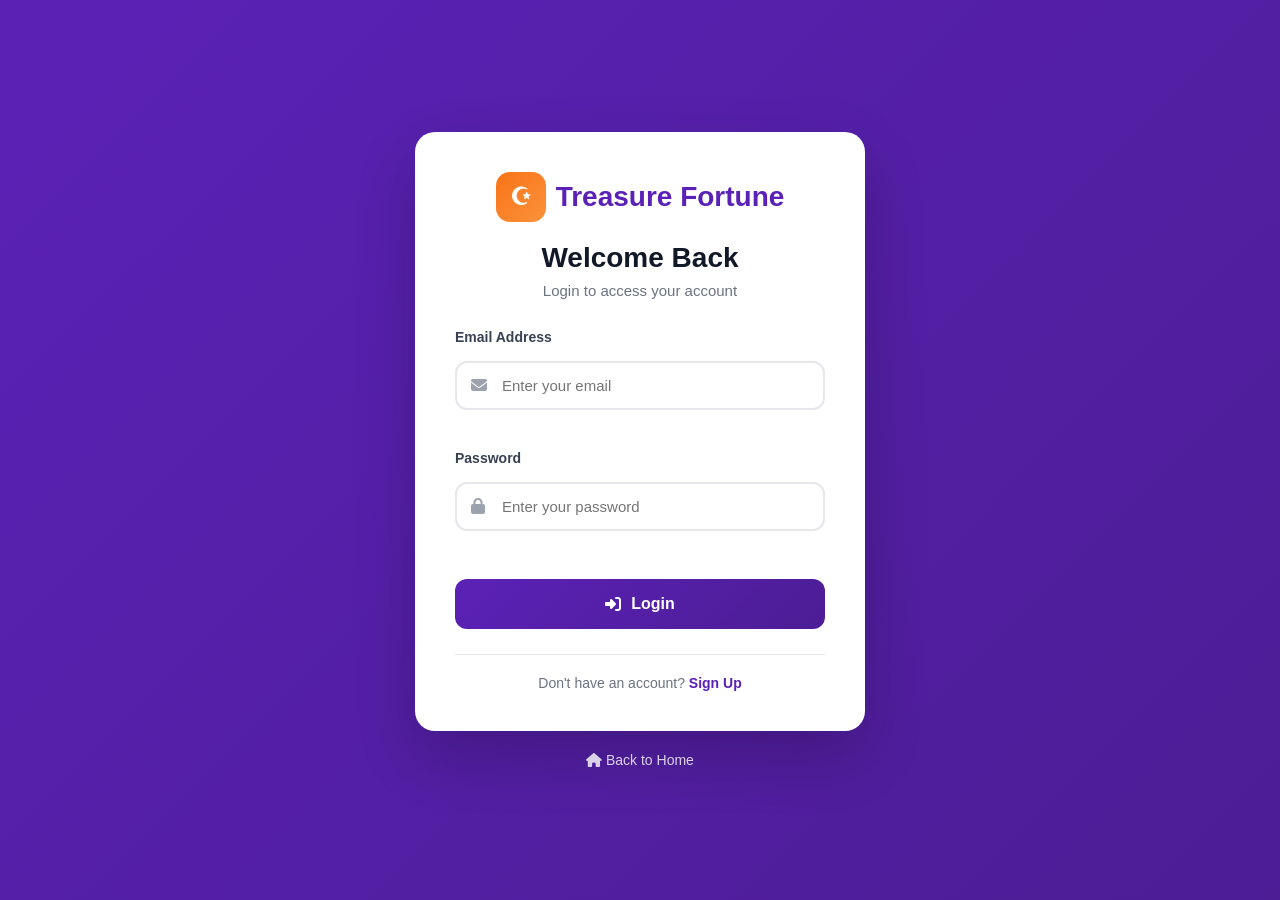
<file: dashboard.html>
<!DOCTYPE html>
<html lang="en">
<head>
    <meta charset="UTF-8">
    <meta name="viewport" content="width=device-width, initial-scale=1.0">
    <title>Treasure Fortune - Dashboard</title>
    <link rel="stylesheet" href="css/styles.css">
    <link rel="stylesheet" href="https://cdnjs.cloudflare.com/ajax/libs/font-awesome/6.4.0/css/all.min.css">
    <!--Add website logo-->
    <link rel="icon" type="image/x-icon" href="favicon.ico">
</head>
<body>
    <!-- Top Navbar -->
    <nav class="navbar">
        <div class="navbar-left">
            <button class="menu-toggle" id="menuToggle">
                <i class="fas fa-bars"></i>
            </button>
            <div class="logo">
                <i class="fas fa-gem"></i>
                <span>Treasure Fortune</span>
            </div>
        </div>
        <div class="navbar-right">
            <button class="theme-toggle" id="themeToggle">
                <i class="fas fa-moon"></i>
            </button>
            <div class="notification-icon" id="notificationIcon">
                <i class="fas fa-bell"></i>
                <span class="badge" id="notificationBadge">0</span>
            </div>
            <div class="user-profile" id="userProfile">
                <img id="userAvatar" src="https://ui-avatars.com/api/?name=User&background=7c3aed&color=fff" alt="User Avatar">
                <span class="user-name" id="displayUserName">User</span>
                <i class="fas fa-chevron-down"></i>
            </div>
            <div class="profile-dropdown" id="profileDropdown">
                <a href="#" data-page="profile"><i class="fas fa-user"></i> My Profile</a>
                <a href="#" data-page="settings"><i class="fas fa-cog"></i> Settings</a>
                <a href="#" id="logoutBtn"><i class="fas fa-sign-out-alt"></i> Logout</a>
            </div>
        </div>
    </nav>

    <!-- Sidebar -->
    <aside class="sidebar" id="sidebar">
        <nav class="sidebar-nav">
            <a href="#" class="nav-item active" data-page="dashboard">
                <i class="fas fa-home"></i>
                <span>Dashboard</span>
            </a>
            <a href="#" class="nav-item" data-page="loans">
                <i class="fas fa-hand-holding-usd"></i>
                <span>My Loans</span>
            </a>
            <a href="#" class="nav-item" data-page="savings">
                <i class="fas fa-piggy-bank"></i>
                <span>Savings</span>
            </a>
            <a href="#" class="nav-item" data-page="transactions">
                <i class="fas fa-history"></i>
                <span>Transactions</span>
            </a>
            <a href="#" class="nav-item" data-page="notifications">
                <i class="fas fa-bell"></i>
                <span>Notifications</span>
            </a>
            <a href="#" class="nav-item" data-page="settings">
                <i class="fas fa-user-cog"></i>
                <span>Settings</span>
            </a>
            <a href="#" class="nav-item logout" id="sidebarLogout">
                <i class="fas fa-sign-out-alt"></i>
                <span>Logout</span>
            </a>
        </nav>
    </aside>

    <!-- Main Content -->
    <main class="main-content" id="mainContent">
        <!-- Dashboard Page -->
        <section id="dashboardPage" class="page active">
            <div class="welcome-section">
                <h1 class="greeting">Welcome back, <span id="userName">User</span></h1>
                <p class="motivational-text">Here's your financial overview</p>
            </div>

            <div class="summary-cards">
                <div class="card summary-card">
                    <div class="card-icon wallet">
                        <i class="fas fa-wallet"></i>
                    </div>
                    <div class="card-content">
                        <p class="card-label">Wallet Balance</p>
                        <h2 class="card-value" id="walletBalance">₦0</h2>
                        <button class="btn btn-small btn-outline" id="topUpBtn">
                            <i class="fas fa-plus"></i> Top Up
                        </button>
                    </div>
                </div>

                <div class="card summary-card">
                    <div class="card-icon savings">
                        <i class="fas fa-piggy-bank"></i>
                    </div>
                    <div class="card-content">
                        <p class="card-label">Total Savings</p>
                        <h2 class="card-value" id="totalSavings">₦0</h2>
                    </div>
                </div>

                <div class="card summary-card">
                    <div class="card-icon loan">
                        <i class="fas fa-hand-holding-usd"></i>
                    </div>
                    <div class="card-content">
                        <p class="card-label">Active Loan</p>
                        <h2 class="card-value" id="activeLoan">₦0</h2>
                    </div>
                </div>

                <div class="card summary-card">
                    <div class="card-icon remaining">
                        <i class="fas fa-chart-line"></i>
                    </div>
                    <div class="card-content">
                        <p class="card-label">Remaining Balance</p>
                        <h2 class="card-value" id="remainingLoan">₦0</h2>
                    </div>
                </div>

                <div class="card summary-card">
                    <div class="card-icon payment">
                        <i class="fas fa-calendar-check"></i>
                    </div>
                    <div class="card-content">
                        <p class="card-label">Next Payment</p>
                        <h2 class="card-value date" id="nextPayment">-</h2>
                    </div>
                </div>
            </div>

            <div class="action-section">
                <div class="card action-card">
                    <h3>Quick Actions</h3>
                    <div class="action-buttons">
                        <button class="btn btn-primary" id="makePaymentBtn">
                            <i class="fas fa-money-bill-wave"></i> Make Payment
                        </button>
                        <button class="btn btn-success" id="addSavingsBtn">
                            <i class="fas fa-plus-circle"></i> Add Savings
                        </button>
                    </div>
                </div>

                <div class="card progress-card">
                    <h3>Loan Repayment Progress</h3>
                    <div class="progress-info">
                        <span id="progressPercent">0% Complete</span>
                        <span id="progressPaid">₦0 paid</span>
                    </div>
                    <div class="progress-bar">
                        <div class="progress-fill" id="progressFill" style="width: 0%"></div>
                    </div>
                    <p class="progress-note" id="progressRemaining">₦0 remaining</p>
                </div>
            </div>

            <div class="transactions-section">
                <div class="card">
                    <div class="card-header">
                        <h3>Recent Transactions</h3>
                        <a href="#" class="view-all" data-page="transactions">View All</a>
                    </div>
                    <div class="transactions-list" id="recentTransactionsList">
                        <div class="empty-state-small">No transactions yet</div>
                    </div>
                </div>
            </div>
        </section>

        <!-- My Loans Page -->
        <section id="loansPage" class="page">
            <div class="page-header">
                <h1>My Loans</h1>
                <p>Manage your loan and repayments</p>
            </div>

            <!-- No Loan State -->
            <div class="loan-details-section" id="noLoanState">
                <div class="card">
                    <div class="no-loan-message">
                        <i class="fas fa-hand-holding-usd" style="font-size: 48px; color: var(--primary-color); margin-bottom: 16px;"></i>
                        <p>You currently have no active loan</p>
                    </div>
                    <button class="btn btn-primary" id="borrowLoanBtn">
                        <i class="fas fa-plus-circle"></i> Borrow Loan
                    </button>
                </div>
            </div>

            <!-- Active Loan State -->
            <div class="loan-details-section" id="activeLoanState" style="display: none;">
                <div class="card">
                    <h3>Loan Details</h3>
                    <div class="detail-grid">
                        <div class="detail-item">
                            <span class="label">Loan Amount</span>
                            <span class="value" id="loanAmount">₦0</span>
                        </div>
                        <div class="detail-item">
                            <span class="label">Remaining Balance</span>
                            <span class="value highlight" id="loanRemaining">₦0</span>
                        </div>
                        <div class="detail-item">
                            <span class="label">Amount Paid</span>
                            <span class="value" id="loanPaid">₦0</span>
                        </div>
                        <div class="detail-item">
                            <span class="label">Progress</span>
                            <span class="value" id="loanProgress">0%</span>
                        </div>
                    </div>
                    <button class="btn btn-primary" id="makeRepaymentBtn">
                        <i class="fas fa-money-bill-wave"></i> Make Repayment
                    </button>
                </div>
            </div>
        </section>

        <!-- Loan Completion Success Overlay -->
        <div class="loan-success-overlay" id="loanSuccessOverlay">
            <div class="loan-success-content">
                <div class="success-checkmark">
                    <svg viewBox="0 0 52 52">
                        <circle class="checkmark-circle" cx="26" cy="26" r="25" fill="none"/>
                        <path class="checkmark-check" fill="none" d="M14.1 27.2l7.1 7.2 16.7-16.8"/>
                    </svg>
                </div>
                <h2>Loan Repaid!</h2>
                <p>🎉 Congratulations!</p>
                <p>You have fully repaid your loan.</p>
            </div>
        </div>

        <!-- Savings Page -->
        <section id="savingsPage" class="page">
            <div class="page-header">
                <h1>Savings</h1>
                <p>Grow your wealth with consistent savings</p>
            </div>

            <div class="savings-overview">
                <div class="card savings-card">
                    <div class="savings-header">
                        <h3>Your Savings</h3>
                        <span class="wallet-badge">From Wallet</span>
                    </div>
                    <div class="balance-display large">
                        <h2 id="savingsBalance">₦0</h2>
                    </div>
                    <div class="wallet-info">
                        <span>Wallet Balance: </span>
                        <span id="savingsWalletBalance">₦0</span>
                    </div>
                    <div class="savings-form">
                        <input type="number" id="savingsInput" placeholder="Enter amount to save" min="100">
                        <button class="btn btn-success" id="addSavingsSubmit">
                            <i class="fas fa-plus-circle"></i> Add to Savings
                        </button>
                    </div>
                </div>
            </div>
        </section>

        <!-- Transactions Page -->
        <section id="transactionsPage" class="page">
            <div class="page-header">
                <h1>Transaction History</h1>
                <p>View all your financial activities</p>
            </div>

            <div class="card">
                <div class="transactions-list" id="allTransactionsList">
                    <div class="empty-state-small">No transactions yet</div>
                </div>
            </div>
        </section>

        <!-- Notifications Page -->
        <section id="notificationsPage" class="page">
            <div class="page-header">
                <h1>Notifications</h1>
                <p>Stay updated with your account activities</p>
            </div>

            <div class="card">
                <div class="notifications-list" id="notificationsList">
                    <div class="empty-state-small">No notifications</div>
                </div>
            </div>
        </section>

        <!-- Settings Page -->
        <section id="settingsPage" class="page">
            <div class="page-header">
                <h1>Profile Settings</h1>
                <p>Manage your account information</p>
            </div>

            <div class="card">
                <h3>Personal Information</h3>
                <div class="settings-form">
                    <div class="form-group">
                        <label>Full Name</label>
                        <input type="text" id="settingsName" placeholder="Enter your name">
                    </div>
                    <div class="form-group">
                        <label>Email Address</label>
                        <input type="email" id="settingsEmail" placeholder="Enter your email">
                    </div>
                    <button class="btn btn-success" id="saveSettingsBtn">
                        <i class="fas fa-save"></i> Save Changes
                    </button>
                </div>
            </div>
        </section>

        <!-- My Profile Page -->
        <section id="profilePage" class="page">
            <div class="page-header">
                <h1>My Profile</h1>
                <p>View and manage your account</p>
            </div>

            <div class="profile-section">
                <div class="card profile-card">
                    <div class="profile-header">
                        <div class="avatar-container">
                            <img id="profileAvatar" src="" alt="Profile Picture" class="profile-avatar">
                            <label for="avatarUpload" class="avatar-upload-btn">
                                <i class="fas fa-camera"></i>
                            </label>
                            <input type="file" id="avatarUpload" accept="image/*" style="display: none;">
                        </div>
                        <div class="profile-info">
                            <h2 id="profileName">User Name</h2>
                            <p id="profileEmail">user@email.com</p>
                        </div>
                        <button class="btn btn-outline btn-small" id="editProfileBtn">
                            <i class="fas fa-edit"></i> Edit Profile
                        </button>
                    </div>
                    
                    <!-- Edit Profile Form (Hidden by default) -->
                    <div class="edit-profile-form" id="editProfileForm" style="display: none;">
                        <div class="form-group">
                            <label>Full Name</label>
                            <input type="text" id="editName" placeholder="Enter your name">
                        </div>
                        <div class="form-group">
                            <label>Email</label>
                            <input type="email" id="editEmail" placeholder="Enter your email">
                        </div>
                        <div class="form-actions">
                            <button class="btn btn-outline" id="cancelEditBtn">Cancel</button>
                            <button class="btn btn-primary" id="saveProfileBtn">Save Changes</button>
                        </div>
                    </div>
                    
                    <div class="profile-stats">
                        <div class="stat-box">
                            <span class="stat-label">Wallet Balance</span>
                            <span class="stat-value" id="profileWallet">₦0</span>
                        </div>
                        <div class="stat-box">
                            <span class="stat-label">Total Savings</span>
                            <span class="stat-value" id="profileSavings">₦0</span>
                        </div>
                        <div class="stat-box">
                            <span class="stat-label">Active Loans</span>
                            <span class="stat-value" id="profileLoans">₦0</span>
                        </div>
                        <div class="stat-box">
                            <span class="stat-label">Transactions</span>
                            <span class="stat-value" id="profileTransactions">0</span>
                        </div>
                    </div>
                </div>
            </div>
        </section>
    </main>

    <!-- Modal for Payment/Savings -->
    <div class="modal" id="actionModal">
        <div class="modal-content">
            <div class="modal-header">
                <h3 id="modalTitle">Action</h3>
                <button class="modal-close" id="modalClose">&times;</button>
            </div>
            <div class="modal-body">
                <div class="form-group">
                    <label id="modalLabel">Enter Amount</label>
                    <input type="number" id="modalInput" placeholder="Enter amount" min="100">
                </div>
            </div>
            <div class="modal-footer">
                <button class="btn btn-outline" id="modalCancel">Cancel</button>
                <button class="btn btn-primary" id="modalSubmit">Submit</button>
            </div>
        </div>
    </div>

    <!-- Unified Payment Modal with Method Selection -->
    <div class="modal" id="paymentModal">
        <div class="modal-content payment-modal-content">
            <div class="modal-header">
                <h3 id="paymentModalTitle">Payment</h3>
                <button class="modal-close" id="paymentModalClose">&times;</button>
            </div>
            <div class="modal-body">
                <!-- Payment Method Selection -->
                <div class="payment-method-section">
                    <h4>Choose Payment Method</h4>
                    <div class="payment-method-tabs">
                        <button class="payment-method-tab active" data-method="bank">
                            <i class="fas fa-university"></i> Bank Transfer
                        </button>
                        <button class="payment-method-tab" data-method="card">
                            <i class="fas fa-credit-card"></i> Pay with Card
                        </button>
                    </div>
                </div>

                <!-- Amount Input (Common for both methods) -->
                <div class="form-group" id="amountFormGroup">
                    <label id="amountFormLabel">Enter Amount</label>
                    <input type="number" id="paymentAmountInput" placeholder="Enter amount" min="100">
                </div>

                <!-- Bank Transfer Section -->
                <div class="payment-section" id="bankTransferSection">
                    <div class="bank-details">
                        <h4>Bank Transfer Details</h4>
                        <div class="bank-info">
                            <div class="info-row">
                                <span class="info-label">Bank Name</span>
                                <span class="info-value">Opay / PalmPay / Access Bank</span>
                            </div>
                            <div class="info-row">
                                <span class="info-label">Account Name</span>
                                <span class="info-value">Treasure Fortune Co-op</span>
                            </div>
                            <div class="info-row">
                                <span class="info-label">Account Number</span>
                                <span class="info-value account-number">1234567890</span>
                                <button class="copy-btn" id="copyAccountBtn">
                                    <i class="fas fa-copy"></i> Copy
                                </button>
                            </div>
                        </div>
                    </div>
                    <p class="instruction-text" id="transferInstruction">
                        Transfer the amount to the account above and upload your payment receipt below.
                    </p>
                    <!-- Receipt Upload -->
                    <div class="receipt-upload-section">
                        <label>Upload Payment Receipt</label>
                        <div class="file-upload-wrapper">
                            <input type="file" id="receiptUpload" accept="image/jpeg,image/png,image/jpg">
                            <div class="file-upload-area">
                                <i class="fas fa-cloud-upload-alt"></i>
                                <span>Click to upload receipt (JPG, PNG)</span>
                            </div>
                        </div>
                        <div class="uploaded-receipt" id="uploadedReceipt" style="display: none;">
                            <i class="fas fa-check-circle"></i>
                            <span id="receiptFileName"></span>
                        </div>
                    </div>
                </div>

                <!-- Card Payment Section -->
                <div class="payment-section" id="cardPaymentSection" style="display: none;">
                    <div class="card-payment-form">
                        <div class="form-group">
                            <label>Card Number</label>
                            <input type="text" id="cardNumber" placeholder="1234 5678 9012 3456" maxlength="19">
                        </div>
                        <div class="form-row">
                            <div class="form-group">
                                <label>Expiry Date</label>
                                <input type="text" id="cardExpiry" placeholder="MM/YY" maxlength="5">
                            </div>
                            <div class="form-group">
                                <label>CVV</label>
                                <input type="text" id="cardCvv" placeholder="123" maxlength="4">
                            </div>
                        </div>
                        <div class="form-group">
                            <label>Cardholder Name</label>
                            <input type="text" id="cardHolderName" placeholder="John Doe">
                        </div>
                    </div>
                </div>

                <!-- Error Message -->
                <div class="payment-error" id="paymentError" style="display: none;">
                    <i class="fas fa-exclamation-circle"></i>
                    <span id="paymentErrorText"></span>
                </div>
            </div>
            <div class="modal-footer">
                <button class="btn btn-outline" id="paymentCancel">Cancel</button>
                <button class="btn btn-primary" id="confirmPaymentBtn">I Have Made Payment</button>
            </div>
        </div>
    </div>

    <!-- Top Up Wallet Modal -->
    <div class="modal" id="topUpModal">
        <div class="modal-content">
            <div class="modal-header">
                <h3>Top Up Wallet</h3>
                <button class="modal-close" id="closeTopUpModal">&times;</button>
            </div>
            <div class="modal-body">
                <div class="current-balance">
                    <span>Current Balance:</span>
                    <span id="currentWalletBalance">₦0</span>
                </div>
                <div class="form-group">
                    <label>Enter Amount</label>
                    <input type="number" id="topUpAmount" placeholder="Enter amount" min="100">
                </div>
                <div class="quick-amounts">
                    <button class="quick-amount-btn" data-amount="5000">₦5,000</button>
                    <button class="quick-amount-btn" data-amount="10000">₦10,000</button>
                    <button class="quick-amount-btn" data-amount="25000">₦25,000</button>
                    <button class="quick-amount-btn" data-amount="50000">₦50,000</button>
                </div>
            </div>
            <div class="modal-footer">
                <button class="btn btn-outline" id="cancelTopUp">Cancel</button>
                <button class="btn btn-primary" id="confirmTopUp">Top Up Now</button>
            </div>
        </div>
    </div>

    <!-- Confirmation Modal -->
    <div class="modal" id="confirmModal">
        <div class="modal-content modal-small">
            <div class="modal-header">
                <h3 id="confirmTitle">Confirm Action</h3>
                <button class="modal-close" id="closeConfirmModal">&times;</button>
            </div>
            <div class="modal-body">
                <p id="confirmMessage">Are you sure?</p>
                <p class="confirm-amount" id="confirmAmount"></p>
            </div>
            <div class="modal-footer">
                <button class="btn btn-outline" id="cancelConfirm">Cancel</button>
                <button class="btn btn-primary" id="confirmAction">Confirm</button>
            </div>
        </div>
    </div>

    <!-- Simple Payment Modal -->
    <div class="modal" id="simplePaymentModal">
        <div class="modal-content">
            <div class="modal-header">
                <h3>Make Loan Repayment</h3>
                <button class="modal-close" id="closeSimplePayment">&times;</button>
            </div>
            <div class="modal-body">
                <div class="payment-summary">
                    <div class="summary-row">
                        <span>Loan Balance</span>
                        <span id="modalLoanBalance">₦0</span>
                    </div>
                    <div class="summary-row">
                        <span>Amount Paid</span>
                        <span id="modalLoanPaid">₦0</span>
                    </div>
                </div>
                
                <!-- Payment Method Selection -->
                <div class="payment-method-section">
                    <h4>Choose Payment Method</h4>
                    <div class="payment-method-tabs">
                        <button class="payment-method-tab active" data-method="wallet" onclick="app.selectPaymentMethod('wallet')">
                            <i class="fas fa-wallet"></i> Wallet
                        </button>
                        <button class="payment-method-tab" data-method="bank" onclick="app.selectPaymentMethod('bank')">
                            <i class="fas fa-university"></i> Bank Transfer
                        </button>
                        <button class="payment-method-tab" data-method="card" onclick="app.selectPaymentMethod('card')">
                            <i class="fas fa-credit-card"></i> Card
                        </button>
                    </div>
                </div>
                
                <div class="form-group">
                    <label>Enter Payment Amount</label>
                    <input type="number" id="simplePaymentAmount" placeholder="Enter amount" min="100">
                </div>
                <div class="quick-amounts">
                    <button class="quick-amount-btn" data-amount="5000">₦5,000</button>
                    <button class="quick-amount-btn" data-amount="10000">₦10,000</button>
                    <button class="quick-amount-btn" data-amount="25000">₦25,000</button>
                    <button class="quick-amount-btn" data-amount="50000">₦50,000</button>
                </div>
                
                <!-- Wallet Payment Instructions (shown for wallet method) -->
                <div id="walletPaymentInfo" class="payment-method-info">
                    <p class="info-text"><i class="fas fa-info-circle"></i> Payment will be deducted from your wallet balance</p>
                </div>
                
                <!-- Bank Transfer Instructions (shown for bank method) -->
                <div id="bankPaymentInfo" class="payment-method-info" style="display: none;">
                    <div class="bank-details">
                        <div class="bank-info">
                            <div class="info-row">
                                <span class="info-label">Bank Name</span>
                                <span class="info-value">First Bank / Opay / Access</span>
                            </div>
                            <div class="info-row">
                                <span class="info-label">Account Number</span>
                                <span class="info-value">0123456789</span>
                            </div>
                            <div class="info-row">
                                <span class="info-label">Account Name</span>
                                <span class="info-value">Treasure Fortune</span>
                            </div>
                        </div>
                    </div>
                    <p class="instruction-text">Transfer and upload receipt for verification</p>
                </div>
                
                <!-- Card Payment Form (shown for card method) -->
                <div id="cardPaymentInfo" class="payment-method-info" style="display: none;">
                    <div class="card-payment-form">
                        <div class="form-group">
                            <label>Card Number</label>
                            <input type="text" id="simpleCardNumber" placeholder="1234 5678 9012 3456" maxlength="19">
                        </div>
                        <div class="form-row">
                            <div class="form-group">
                                <label>Expiry</label>
                                <input type="text" id="simpleCardExpiry" placeholder="MM/YY" maxlength="5">
                            </div>
                            <div class="form-group">
                                <label>CVV</label>
                                <input type="text" id="simpleCardCvv" placeholder="123" maxlength="4">
                            </div>
                        </div>
                        <div class="form-group">
                            <label>Cardholder Name</label>
                            <input type="text" id="simpleCardName" placeholder="John Doe">
                        </div>
                    </div>
                </div>
            </div>
            <div class="modal-footer">
                <button class="btn btn-outline" id="cancelSimplePayment">Cancel</button>
                <button class="btn btn-primary" id="confirmSimplePayment">Pay Now</button>
            </div>
        </div>
    </div>

    <!-- Borrow Loan Modal -->
    <div class="modal" id="borrowLoanModal">
        <div class="modal-content">
            <div class="modal-header">
                <h3>Request Loan</h3>
                <button class="modal-close" id="borrowLoanModalClose">&times;</button>
            </div>
            <div class="modal-body">
                <div class="form-group">
                    <label>Loan Amount</label>
                    <input type="number" id="loanAmountInput" placeholder="Enter loan amount" min="1000">
                </div>
                <div class="form-group">
                    <label>Purpose (Optional)</label>
                    <input type="text" id="loanPurposeInput" placeholder="What is this loan for?">
                </div>
                <p class="sharia-notice">
                    <i class="fas fa-info-circle"></i> All loans are interest-free (Sharia-compliant)
                </p>
            </div>
            <div class="modal-footer">
                <button class="btn btn-outline" id="borrowLoanCancel">Cancel</button>
                <button class="btn btn-primary" id="submitLoanBtn">Submit Request</button>
            </div>
        </div>
    </div>

    <!-- Processing Loader Overlay -->
    <div class="processing-overlay" id="processingOverlay">
        <div class="processing-content">
            <div class="spinner-container">
                <div class="spinner-glow"></div>
                <div class="spinner"></div>
            </div>
            <h3 id="processingText">
                Processing your payment<span class="dot">.</span><span class="dot">.</span><span class="dot">.</span>
            </h3>
            <p id="processingSubtext">Please wait while we verify your transaction</p>
        </div>
    </div>

    <!-- Toast Container -->
    <div class="toast-container" id="toastContainer"></div>

    <script src="js/app.js"></script>
</body>
</html>
</file>
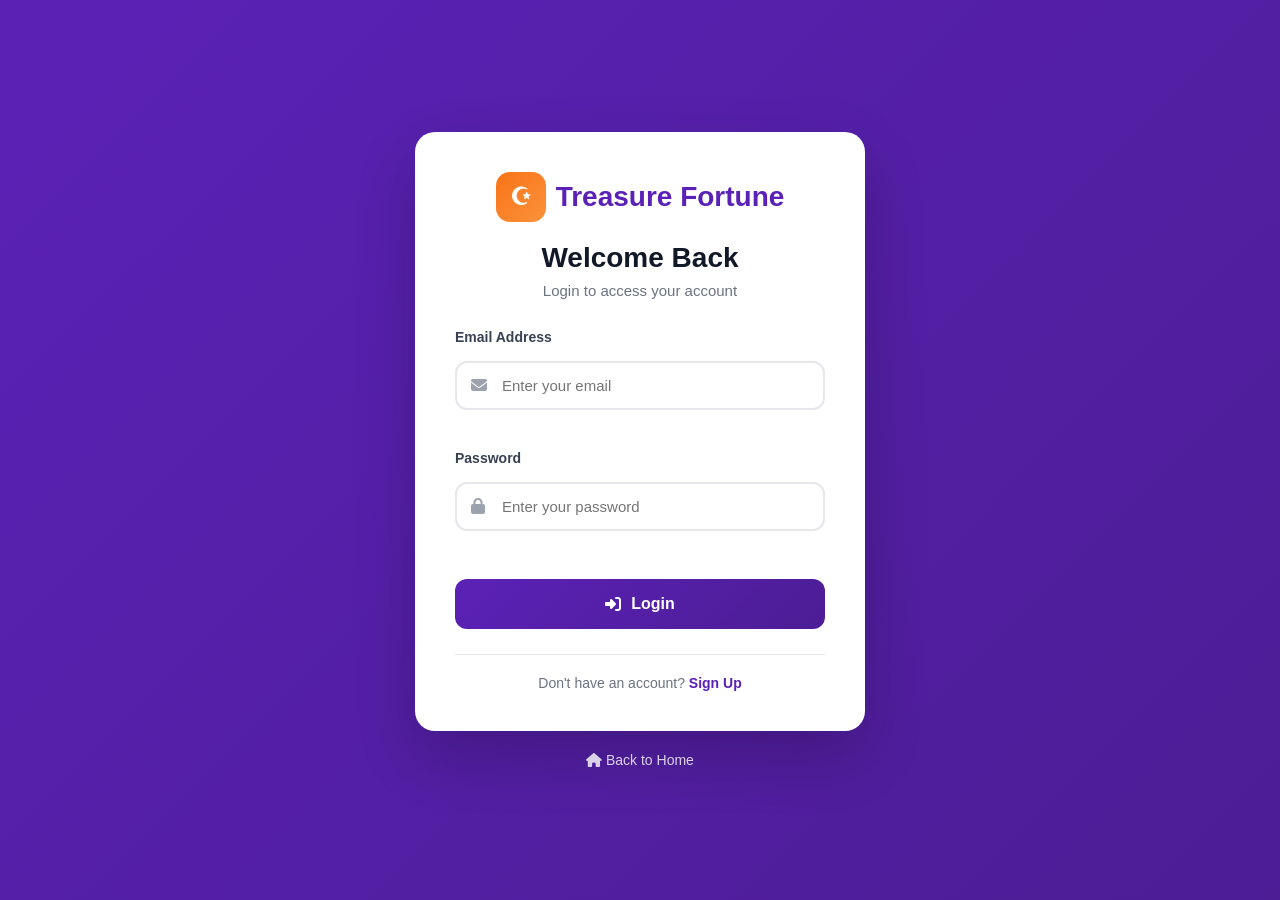
<file: login.html>
<!DOCTYPE html>
<html lang="en">
<head>
    <meta charset="UTF-8">
    <meta name="viewport" content="width=device-width, initial-scale=1.0">
    <title>Login - Treasure Fortune</title>
    <link rel="stylesheet" href="css/auth.css">
    <link rel="stylesheet" href="https://cdnjs.cloudflare.com/ajax/libs/font-awesome/6.4.0/css/all.min.css">
    <style>
        body {
            background: linear-gradient(135deg, #5b21b6, #4c1d95);
            min-height: 100vh;
            display: flex;
            align-items: center;
            justify-content: center;
            padding: 20px;
            font-family: 'Inter', sans-serif;
        }

        .auth-container {
            width: 100%;
            max-width: 450px;
        }

        .auth-card {
            background: white;
            border-radius: 20px;
            padding: 40px;
            box-shadow: 0 25px 60px rgba(0, 0, 0, 0.2);
        }

        .auth-header {
            text-align: center;
            margin-bottom: 30px;
        }

        .logo {
            display: flex;
            align-items: center;
            justify-content: center;
            gap: 10px;
            margin-bottom: 20px;
        }

        .logo-icon {
            width: 50px;
            height: 50px;
            background: linear-gradient(135deg, #f97316, #fb923c);
            border-radius: 14px;
            display: flex;
            align-items: center;
            justify-content: center;
            color: white;
            font-size: 24px;
        }

        .logo span {
            font-size: 28px;
            font-weight: 800;
            color: #5b21b6;
        }

        .auth-header h1 {
            font-size: 28px;
            color: #111827;
            margin-bottom: 8px;
        }

        .auth-header p {
            color: #6b7280;
            font-size: 15px;
        }

        .input-wrapper {
            position: relative;
        }

        .input-wrapper i {
            position: absolute;
            left: 16px;
            top: 50%;
            transform: translateY(-50%);
            color: #9ca3af;
        }

        .input-wrapper input {
            width: 100%;
            padding: 14px 14px 14px 45px;
            border: 2px solid #e5e7eb;
            border-radius: 12px;
            font-size: 15px;
            outline: none;
            transition: all 0.3s;
        }

        .input-wrapper input:focus {
            border-color: #5b21b6;
            box-shadow: 0 0 0 4px rgba(91, 33, 182, 0.1);
        }

        .form-group {
            margin-bottom: 20px;
        }

        .form-group label {
            display: block;
            font-size: 14px;
            font-weight: 600;
            color: #374151;
            margin-bottom: 8px;
        }

        .btn-primary {
            width: 100%;
            padding: 16px;
            background: linear-gradient(135deg, #5b21b6, #4c1d95);
            color: white;
            border: none;
            border-radius: 12px;
            font-size: 16px;
            font-weight: 700;
            cursor: pointer;
            transition: all 0.3s;
            display: flex;
            align-items: center;
            justify-content: center;
            gap: 10px;
        }

        .btn-primary:hover {
            transform: translateY(-2px);
            box-shadow: 0 10px 30px rgba(91, 33, 182, 0.3);
        }

        .auth-footer {
            text-align: center;
            margin-top: 25px;
            padding-top: 20px;
            border-top: 1px solid #e5e7eb;
        }

        .auth-footer p {
            color: #6b7280;
            font-size: 14px;
        }

        .auth-footer a {
            color: #5b21b6;
            text-decoration: none;
            font-weight: 600;
        }

        .auth-footer a:hover {
            text-decoration: underline;
        }

        .back-home {
            text-align: center;
            margin-top: 20px;
        }

        .back-home a {
            color: rgba(255,255,255,0.8);
            text-decoration: none;
            font-size: 14px;
        }

        .back-home a:hover {
            color: white;
            text-decoration: underline;
        }

        .alert {
            padding: 14px;
            border-radius: 10px;
            font-size: 14px;
            margin-bottom: 20px;
            display: none;
        }

        .alert.error {
            background: #fee2e2;
            color: #dc2626;
            display: block;
        }

        .alert.info {
            background: #dbeafe;
            color: #2563eb;
            display: block;
        }
    </style>
</head>
<body>
    <div class="auth-container">
        <div class="auth-card">
            <div class="auth-header">
                <div class="logo">
                    <div class="logo-icon">☪</div>
                    <span>Treasure Fortune</span>
                </div>
                <h1>Welcome Back</h1>
                <p>Login to access your account</p>
            </div>

            <div id="alert" class="alert"></div>

            <form id="loginForm" class="auth-form">
                <div class="form-group">
                    <label for="email">Email Address</label>
                    <div class="input-wrapper">
                        <i class="fas fa-envelope"></i>
                        <input type="email" id="email" placeholder="Enter your email" required>
                    </div>
                </div>

                <div class="form-group">
                    <label for="password">Password</label>
                    <div class="input-wrapper">
                        <i class="fas fa-lock"></i>
                        <input type="password" id="password" placeholder="Enter your password" required>
                    </div>
                </div>

                <button type="submit" class="btn btn-primary">
                    <i class="fas fa-sign-in-alt"></i> Login
                </button>
            </form>

            <div class="auth-footer">
                <p>Don't have an account? <a href="signup.html">Sign Up</a></p>
            </div>
        </div>

        <div class="back-home">
            <a href="index.html"><i class="fas fa-home"></i> Back to Home</a>
        </div>
    </div>

    <script>
        document.getElementById('loginForm').addEventListener('submit', function(e) {
            e.preventDefault();
            
            const email = document.getElementById('email').value;
            const password = document.getElementById('password').value;
            const alertBox = document.getElementById('alert');

            // Validation
            if (!email || !password) {
                alertBox.textContent = 'Please fill in all fields';
                alertBox.className = 'alert error';
                return;
            }

            // Get users from localStorage
            const users = JSON.parse(localStorage.getItem('treasureFortuneUsers') || '[]');
            const user = users.find(u => u.email === email && u.password === password);

            if (user) {
                // Save current user
                localStorage.setItem('treasureFortuneCurrentUser', JSON.stringify(user));
                localStorage.setItem('treasureFortuneLoggedIn', 'true');

                // Check if user has paid registration fee
                if (!user.hasPaidRegistration) {
                    // Redirect to payment page
                    alertBox.textContent = 'You need to complete your registration payment first.';
                    alertBox.className = 'alert info';
                    
                    setTimeout(() => {
                        window.location.href = 'pay.html';
                    }, 1500);
                } else {
                    // User has paid, redirect to dashboard
                    // Initialize user state if not exists
                    if (!localStorage.getItem('treasureFortuneState')) {
                        const initialState = {
                            user: { name: user.name, email: user.email, avatar: null },
                            wallet: 50000,
                            savings: 0,
                            loan: { amount: 0, paid: 0 },
                            transactions: [],
                            notifications: [{
                                id: Date.now(),
                                type: 'success',
                                title: 'Welcome!',
                                message: 'Your account is fully active',
                                time: 'Just now'
                            }]
                        };
                        localStorage.setItem('treasureFortuneState', JSON.stringify(initialState));
                    }

                    window.location.href = 'dashboard.html';
                }
            } else {
                alertBox.textContent = 'Invalid email or password';
                alertBox.className = 'alert error';
            }
        });
    </script>
</body>
</html>
</file>
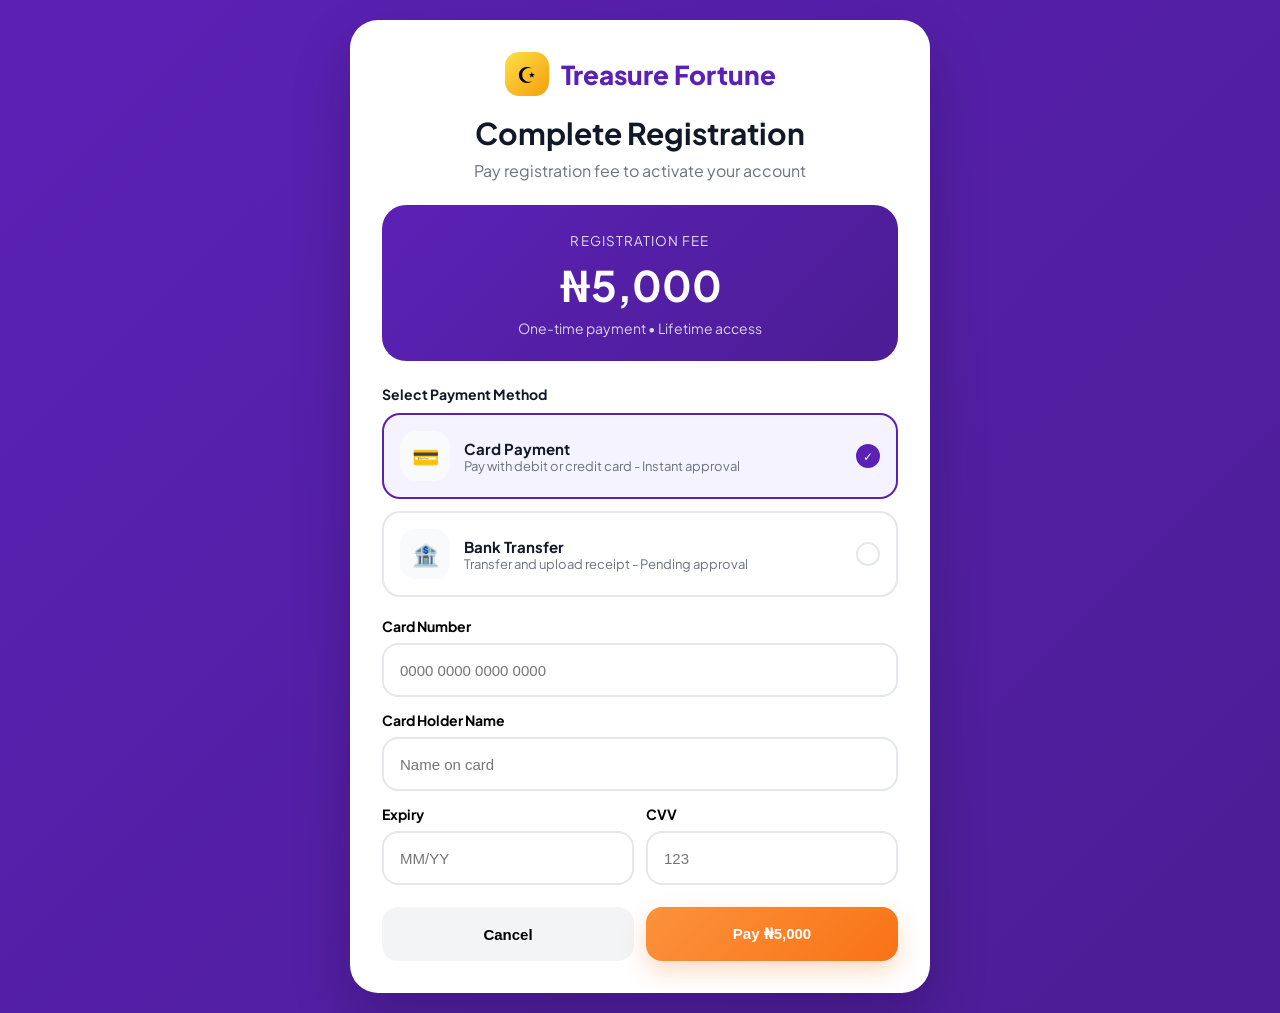
<file: pay.html>
<!DOCTYPE html>
<html lang="en">

<head>
    <meta charset="UTF-8" />
    <meta name="viewport" content="width=device-width, initial-scale=1.0" />
    <title>Treasure Fortune - Complete Registration</title>
    <link href="https://fonts.googleapis.com/css2?family=Plus+Jakarta+Sans:wght@400;500;600;700;800&display=swap"
        rel="stylesheet">
    <style>
        * {
            margin: 0;
            padding: 0;
            box-sizing: border-box
        }

        :root {
            --purple: #5b21b6;
            --purple2: #4c1d95;
            --orange: #f97316;
            --orange2: #fb923c;
            --dark: #111827;
            --gray: #6b7280;
            --light: #f8fafc;
            --white: #fff;
            --line: #e5e7eb;
            --success: #16a34a
        }

        body {
            font-family: 'Plus Jakarta Sans', sans-serif;
            background: linear-gradient(135deg, var(--purple), var(--purple2));
            min-height: 100vh;
            padding: 20px;
            display: flex;
            justify-content: center;
            align-items: center
        }

        a {
            text-decoration: none
        }

        .wrapper {
            width: 100%;
            max-width: 580px;
            position: relative
        }
        .card {
            background: #fff;
            border-radius: 28px;
            padding: 32px;
            box-shadow: 0 25px 60px rgba(0, 0, 0, .2)
        }

        .logo {
            display: flex;
            align-items: center;
            justify-content: center;
            gap: 12px;
            margin-bottom: 18px
        }

        .logo-icon {
            width: 44px;
            height: 44px;
            border-radius: 14px;
            background: linear-gradient(135deg, #fde047, #f59e0b);
            display: grid;
            place-items: center;
            font-size: 22px
        }

        .logo-text {
            font-size: 26px;
            font-weight: 800;
            color: var(--purple)
        }

        .head {
            text-align: center;
            margin-bottom: 24px
        }

        .head h1 {
            font-size: 30px;
            color: var(--dark);
            margin-bottom: 8px
        }

        .head p {
            color: var(--gray)
        }

        .amount {
            background: linear-gradient(135deg, var(--purple), var(--purple2));
            color: #fff;
            border-radius: 24px;
            padding: 24px;
            text-align: center;
            margin-bottom: 24px
        }

        .amount small {
            opacity: .85;
            letter-spacing: .08em;
            text-transform: uppercase
        }

        .amount h2 {
            font-size: 42px;
            margin: 8px 0
        }

        .amount p {
            opacity: .8;
            font-size: 14px
        }

        .label {
            font-size: 14px;
            font-weight: 700;
            color: var(--dark);
            margin-bottom: 10px
        }

        .methods {
            display: grid;
            gap: 12px;
            margin-bottom: 20px
        }

        .method {
            border: 2px solid var(--line);
            padding: 16px;
            border-radius: 18px;
            display: flex;
            gap: 14px;
            align-items: center;
            cursor: pointer;
            transition: .25s
        }

        .method:hover {
            transform: translateY(-2px);
            border-color: #8b5cf6
        }

        .method.active {
            border-color: var(--purple);
            background: #f5f3ff
        }

        .icon {
            width: 50px;
            height: 50px;
            border-radius: 16px;
            background: var(--light);
            display: grid;
            place-items: center;
            font-size: 22px
        }

        .grow {
            flex: 1
        }

        .grow h4 {
            font-size: 15px;
            color: var(--dark)
        }

        .grow p {
            font-size: 13px;
            color: var(--gray)
        }

        .check {
            width: 24px;
            height: 24px;
            border-radius: 50%;
            border: 2px solid var(--line);
            display: grid;
            place-items: center;
            font-size: 12px
        }

        .method.active .check {
            background: var(--purple);
            border-color: var(--purple);
            color: #fff
        }

        .form {
            display: none
        }

        .form.active {
            display: block;
            animation: fade .3s ease
        }

        @keyframes fade {
            from {
                opacity: 0;
                transform: translateY(8px)
            }

            to {
                opacity: 1;
                transform: translateY(0)
            }
        }

        .group {
            margin-bottom: 14px
        }

        .group label {
            display: block;
            font-size: 14px;
            font-weight: 700;
            margin-bottom: 8px
        }

        .input {
            width: 100%;
            height: 54px;
            padding: 0 16px;
            border: 2px solid var(--line);
            border-radius: 16px;
            font-size: 15px;
            outline: none
        }

        .input:focus {
            border-color: var(--purple);
            box-shadow: 0 0 0 4px rgba(91, 33, 182, .08)
        }

        .row {
            display: grid;
            grid-template-columns: 1fr 1fr;
            gap: 12px
        }

        .bank {
            background: var(--light);
            border-radius: 18px;
            padding: 18px;
            margin-bottom: 14px
        }

        .item {
            display: flex;
            justify-content: space-between;
            gap: 10px;
            padding: 12px 0;
            border-bottom: 1px solid var(--line)
        }

        .item:last-child {
            border-bottom: none;
            padding-bottom: 0
        }

        .item span:first-child {
            color: var(--gray);
            font-size: 14px
        }

        .mono {
            font-family: monospace;
            font-weight: 800
        }

        .copy {
            background: var(--purple);
            color: #fff;
            border: none;
            border-radius: 10px;
            padding: 8px 12px;
            cursor: pointer
        }

        .upload {
            border: 2px dashed #cbd5e1;
            border-radius: 18px;
            padding: 22px;
            text-align: center;
            cursor: pointer;
            transition: .25s
        }

        .upload:hover,
        .upload.has {
            border-color: var(--purple);
            background: #faf5ff
        }

        .upload input {
            display: none
        }

        .upload b {
            color: var(--purple)
        }

        .actions {
            display: flex;
            gap: 12px;
            margin-top: 8px
        }

        .btn {
            height: 54px;
            border: none;
            border-radius: 16px;
            font-weight: 800;
            font-size: 15px;
            cursor: pointer;
            flex: 1
        }

        .ghost {
            background: #f3f4f6
        }

        .primary {
            background: linear-gradient(135deg, var(--orange2), var(--orange));
            color: #fff;
            box-shadow: 0 10px 24px rgba(249, 115, 22, .25)
        }

        .primary:hover {
            transform: translateY(-2px)
        }

        .success {
            display: none;
            text-align: center;
            padding: 20px 0
        }

        .success.show {
            display: block
        }

        .tick {
            width: 82px;
            height: 82px;
            border-radius: 50%;
            background: var(--success);
            display: grid;
            place-items: center;
            color: #fff;
            font-size: 34px;
            margin: 0 auto 16px
        }

        .badge {
            display: inline-block;
            background: #fef3c7;
            color: #92400e;
            padding: 10px 14px;
            border-radius: 999px;
            font-size: 13px;
            font-weight: 700;
            margin: 12px 0 18px
        }

        .user-info {
            background: #f3f4f6;
            padding: 15px;
            border-radius: 12px;
            margin-bottom: 20px;
        }

        .user-info p {
            font-size: 14px;
            color: var(--gray);
            margin-bottom: 5px;
        }

        .user-info strong {
            color: var(--dark);
            font-size: 16px;
        }

        @media(max-width:600px) {
            body {
                padding: 12px;
                align-items: flex-start
            }

            .wrapper {
                max-width: 100%
            }

            .back-btn {
                position: static;
                display: inline-block;
                margin-bottom: 12px
            }

            .card {
                padding: 18px;
                border-radius: 22px
            }

            .head h1 {
                font-size: 24px
            }

            .amount h2 {
                font-size: 34px
            }

            .row,
            .actions {
                grid-template-columns: 1fr;
                display: grid
            }

            .actions .btn {
                width: 100%
            }
        }
    </style>
</head>

<body>
    
    <div class="wrapper">
        <div class="card">
            <div id="mainBox">
                <div class="head">
                    <div class="logo">
                        <div class="logo-icon">☪</div>
                        <div class="logo-text">Treasure Fortune</div>
                    </div>
                    <h1>Complete Registration</h1>
                    <p>Pay registration fee to activate your account</p>
                </div>

                <div class="user-info" id="userInfo">
                    <p>Registering as:</p>
                    <strong id="userName">Loading...</strong>
                </div>

                <div class="amount"><small>Registration Fee</small>
                    <h2>₦5,000</h2>
                    <p>One-time payment • Lifetime access</p>
                </div>
                <div class="label">Select Payment Method</div>
                <div class="methods">
                    <div class="method active" onclick="pick(this,'card')">
                        <div class="icon">💳</div>
                        <div class="grow">
                            <h4>Card Payment</h4>
                            <p>Pay with debit or credit card - Instant approval</p>
                        </div>
                        <div class="check">✓</div>
                    </div>
                    <div class="method" onclick="pick(this,'bank')">
                        <div class="icon">🏦</div>
                        <div class="grow">
                            <h4>Bank Transfer</h4>
                            <p>Transfer and upload receipt - Pending approval</p>
                        </div>
                        <div class="check"></div>
                    </div>
                </div>
                <div class="form active" id="cardForm">
                    <div class="group"><label>Card Number</label><input class="input" id="num" maxlength="19"
                            placeholder="0000 0000 0000 0000" oninput="formatCard(this)"></div>
                    <div class="group"><label>Card Holder Name</label><input class="input" id="cardName" placeholder="Name on card">
                    </div>
                    <div class="row">
                        <div class="group"><label>Expiry</label><input class="input" id="exp" maxlength="5"
                                placeholder="MM/YY" oninput="formatExp(this)"></div>
                        <div class="group"><label>CVV</label><input class="input" maxlength="3" type="password"
                                placeholder="123" id="cvv"></div>
                    </div>
                </div>
                <div class="form" id="bankForm">
                    <div class="bank">
                        <div class="item"><span>Bank Name</span><strong>First Bank</strong></div>
                        <div class="item"><span>Account Number</span>
                            <div><span class="mono" id="acc">0123456789</span> <button class="copy"
                                    onclick="copyAcc()">Copy</button></div>
                        </div>
                        <div class="item"><span>Account Name</span><strong>Treasure Fortune</strong></div>
                    </div>
                    <div class="group"><label>Upload Receipt</label><label class="upload" id="up"><input type="file"
                                id="file" accept="image/*" onchange="filePicked(this)">📎<br><span id="txt">Click to
                                upload receipt or <b>browse</b></span></label></div>
                </div>
                <div class="actions">
                    <button class="btn ghost" onclick="goBack()">Cancel</button>
                    <button class="btn primary" onclick="submitPay()" id="pay">Pay ₦5,000</button>
                </div>
            </div>
            <div class="success" id="done">
                <div class="tick">✓</div>
                <h2>Payment Submitted!</h2>
                <p style="color:#6b7280;margin:10px 0" id="statusMessage">Your registration is pending admin approval.</p>
                <div class="badge" id="statusBadge">Pending Approval</div>
                <button class="btn primary" style="width:100%" id="successBtn" onclick="goNext()">Go to Dashboard</button>
            </div>
        </div>
    </div>
    <script>
        let mode = 'card', file = null;
        
        // Navigate to next page based on payment status
        function goNext() {
            const currentUser = JSON.parse(localStorage.getItem('treasureFortuneCurrentUser'));
            if (currentUser && currentUser.hasPaidRegistration) {
                // Card payment - user is approved, go to dashboard
                window.location.href = 'dashboard.html';
            } else {
                // Bank transfer - user is pending, go to login
                window.location.href = 'login.html';
            }
        }
        
        // Display user info on load
        window.addEventListener('DOMContentLoaded', function() {
            const pendingUser = JSON.parse(localStorage.getItem('treasureFortunePendingUser'));
            const currentUser = JSON.parse(localStorage.getItem('treasureFortuneCurrentUser'));
            const user = pendingUser || currentUser;
            
            if (user) {
                document.getElementById('userName').textContent = user.name + ' (' + user.email + ')';
            } else {
                document.getElementById('userInfo').style.display = 'none';
            }
        });

        function pick(el, type) { 
            document.querySelectorAll('.method').forEach(x => { 
                x.classList.remove('active'); 
                x.querySelector('.check').textContent = '' 
            }); 
            el.classList.add('active'); 
            el.querySelector('.check').textContent = '✓'; 
            mode = type; 
            document.querySelectorAll('.form').forEach(f => f.classList.remove('active')); 
            document.getElementById(type === 'card' ? 'cardForm' : 'bankForm').classList.add('active'); 
            document.getElementById('pay').textContent = type === 'card' ? 'Pay ₦5,000' : 'Submit Proof' 
        }
        function formatCard(i) { let v = i.value.replace(/\D/g, '').slice(0, 16); i.value = v.replace(/(.{4})/g, '$1 ').trim() }
        function formatExp(i) { let v = i.value.replace(/\D/g, '').slice(0, 4); if (v.length > 2) v = v.slice(0, 2) + '/' + v.slice(2); i.value = v }
        function copyAcc() { navigator.clipboard.writeText(document.getElementById('acc').textContent) }
        function filePicked(i) { 
            if (i.files[0]) { 
                file = i.files[0];
                document.getElementById('up').classList.add('has');
                document.getElementById('txt').innerHTML = '<b>Selected:</b> ' + file.name;
                
                // Convert to base64 for storage
                const reader = new FileReader();
                reader.onload = function(e) {
                    // Store the base64 data
                    fileBase64 = e.target.result;
                };
                reader.readAsDataURL(file);
            } 
        }
        let fileBase64 = null;
        
        function goBack() {
            const currentUser = JSON.parse(localStorage.getItem('treasureFortuneCurrentUser'));
            if (currentUser) {
                window.location.href = 'login.html';
            } else {
                window.location.href = 'signup.html';
            }
        }
        
        function submitPay() {
            // Validate
            if (mode === 'card' && document.getElementById('num').value.replace(/\s/g, '').length < 16) {
                alert('Enter valid card number');
                return;
            }
            if (mode === 'bank' && !file) {
                alert('Upload receipt');
                return;
            }

            // Get user info
            const pendingUser = JSON.parse(localStorage.getItem('treasureFortunePendingUser'));
            const currentUser = JSON.parse(localStorage.getItem('treasureFortuneCurrentUser'));
            const user = pendingUser || currentUser;

            if (!user) {
                alert('User session expired. Please register again.');
                window.location.href = 'signup.html';
                return;
            }

            // Store payment info
            const paymentInfo = {
                userId: user.id,
                userEmail: user.email,
                userName: user.name,
                amount: 5000,
                method: mode,
                status: mode === 'card' ? 'Approved' : 'Pending',
                date: new Date().toISOString(),
                receipt: fileBase64, // Store as base64
                receiptName: file ? file.name : null
            };

            // Save to payments array
            const payments = JSON.parse(localStorage.getItem('treasureFortunePayments') || '[]');
            payments.push(paymentInfo);
            localStorage.setItem('treasureFortunePayments', JSON.stringify(payments));

            // Update user registration status
            const users = JSON.parse(localStorage.getItem('treasureFortuneUsers') || '[]');
            const userIndex = users.findIndex(u => u.id === user.id);
            
            if (userIndex >= 0) {
                if (mode === 'card') {
                    // Card payment - auto approve
                    users[userIndex].hasPaidRegistration = true;
                    users[userIndex].registrationStatus = 'Approved';
                    users[userIndex].registrationDate = new Date().toISOString();
                    localStorage.setItem('treasureFortuneUsers', JSON.stringify(users));
                    
                    // Update current user session
                    localStorage.setItem('treasureFortuneCurrentUser', JSON.stringify(users[userIndex]));
                    
                    // Clear pending user
                    localStorage.removeItem('treasureFortunePendingUser');
                    
                    document.getElementById('statusMessage').textContent = 'Payment successful! Your account is now active.';
                    document.getElementById('statusBadge').textContent = 'Approved';
                    document.getElementById('statusBadge').style.background = '#d1fae5';
                    document.getElementById('statusBadge').style.color = '#059669';
                } else {
                    // Bank transfer - pending approval
                    users[userIndex].registrationStatus = 'Pending';
                    localStorage.setItem('treasureFortuneUsers', JSON.stringify(users));
                    
                    document.getElementById('statusMessage').textContent = 'Your registration is pending admin approval.';
                    document.getElementById('statusBadge').textContent = 'Pending Approval';
                    document.getElementById('statusBadge').style.background = '#fef3c7';
                    document.getElementById('statusBadge').style.color = '#92400e';
                }
            }

            // Clear pending user if exists (for new registrations)
            localStorage.removeItem('treasureFortunePendingUser');

            // Show success
            document.getElementById('mainBox').style.display = 'none';
            document.getElementById('done').classList.add('show');
        }
    </script>
</body>

</html>
</file>
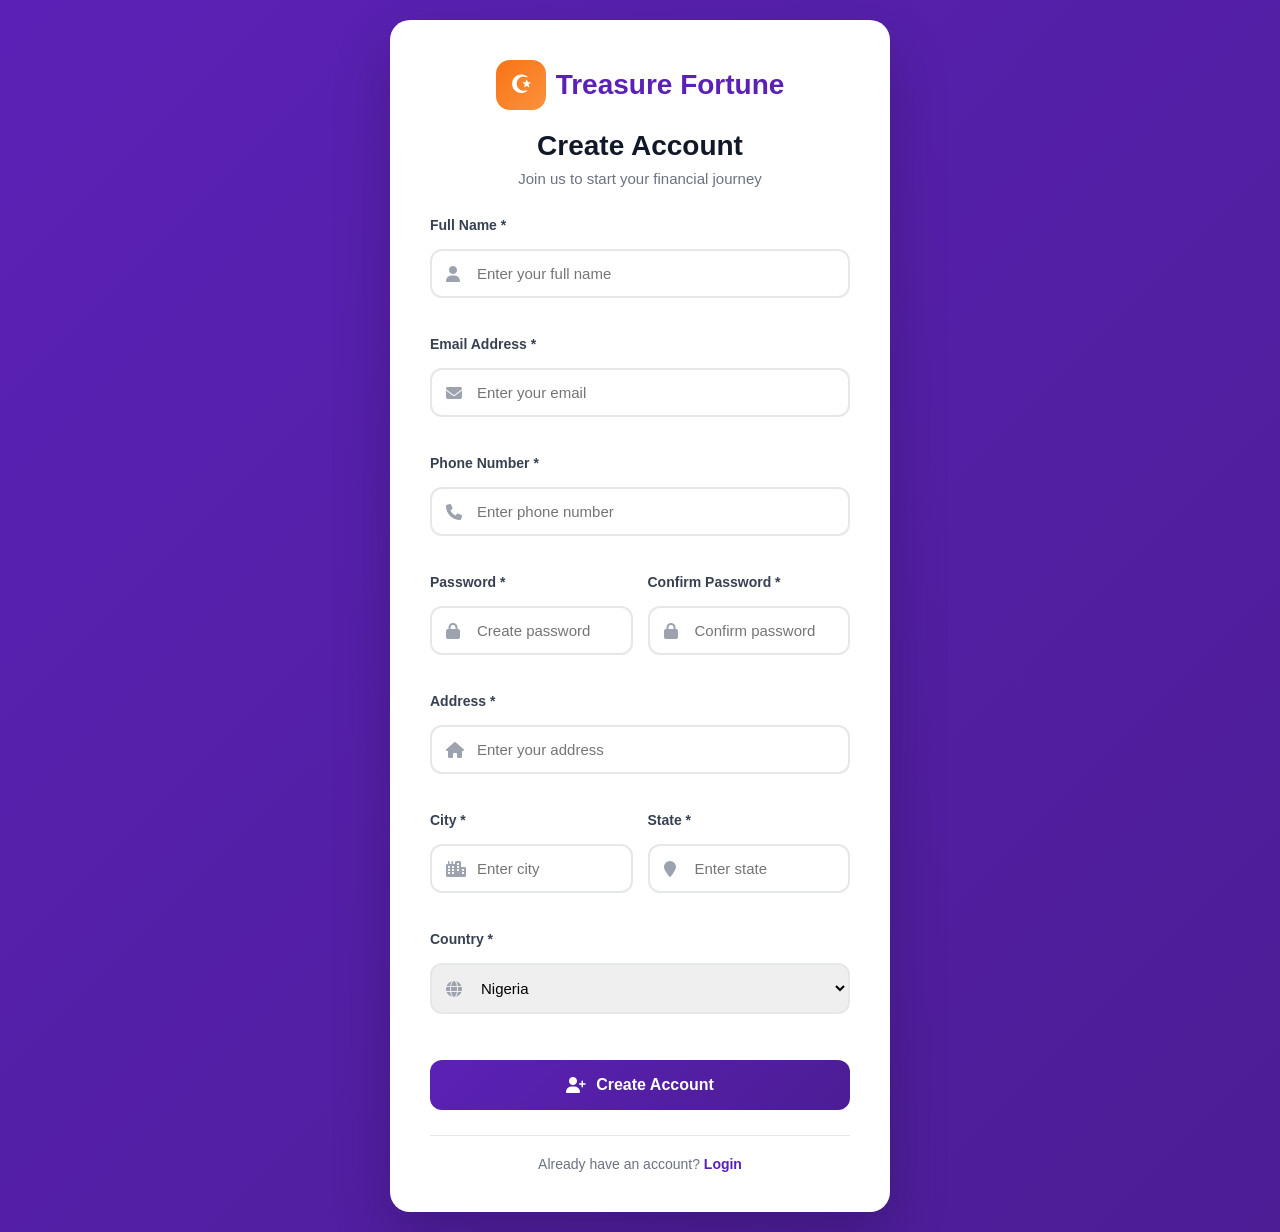
<file: signup.html>
<!DOCTYPE html>
<html lang="en">
<head>
    <meta charset="UTF-8">
    <meta name="viewport" content="width=device-width, initial-scale=1.0">
    <title>Sign Up - Treasure Fortune</title>
    <link rel="stylesheet" href="css/auth.css">
    <link rel="stylesheet" href="https://cdnjs.cloudflare.com/ajax/libs/font-awesome/6.4.0/css/all.min.css">
    <style>
        body {
            background: linear-gradient(135deg, #5b21b6, #4c1d95);
            min-height: 100vh;
            display: flex;
            align-items: center;
            justify-content: center;
            padding: 20px;
            font-family: 'Inter', sans-serif;
        }

        .auth-container {
            width: 100%;
            max-width: 500px;
        }

        .auth-card {
            background: white;
            border-radius: 20px;
            padding: 40px;
            box-shadow: 0 25px 60px rgba(0, 0, 0, 0.2);
        }

        .auth-header {
            text-align: center;
            margin-bottom: 30px;
        }

        .logo {
            display: flex;
            align-items: center;
            justify-content: center;
            gap: 10px;
            margin-bottom: 20px;
        }

        .logo-icon {
            width: 50px;
            height: 50px;
            background: linear-gradient(135deg, #f97316, #fb923c);
            border-radius: 14px;
            display: flex;
            align-items: center;
            justify-content: center;
            color: white;
            font-size: 24px;
        }

        .logo span {
            font-size: 28px;
            font-weight: 800;
            color: #5b21b6;
        }

        .auth-header h1 {
            font-size: 28px;
            color: #111827;
            margin-bottom: 8px;
        }

        .auth-header p {
            color: #6b7280;
            font-size: 15px;
        }

        .form-row {
            display: grid;
            grid-template-columns: 1fr 1fr;
            gap: 15px;
        }

        @media (max-width: 500px) {
            .form-row {
                grid-template-columns: 1fr;
            }

            .auth-card {
                padding: 25px;
            }

            .auth-header h1 {
                font-size: 24px;
            }
        }

        .input-wrapper {
            position: relative;
        }

        .input-wrapper i {
            position: absolute;
            left: 16px;
            top: 50%;
            transform: translateY(-50%);
            color: #9ca3af;
        }

        .input-wrapper input,
        .input-wrapper select {
            width: 100%;
            padding: 14px 14px 14px 45px;
            border: 2px solid #e5e7eb;
            border-radius: 12px;
            font-size: 15px;
            outline: none;
            transition: all 0.3s;
        }

        .input-wrapper input:focus,
        .input-wrapper select:focus {
            border-color: #5b21b6;
            box-shadow: 0 0 0 4px rgba(91, 33, 182, 0.1);
        }

        .form-group {
            margin-bottom: 18px;
        }

        .form-group label {
            display: block;
            font-size: 14px;
            font-weight: 600;
            color: #374151;
            margin-bottom: 8px;
        }

        .btn-primary {
            width: 100%;
            padding: 16px;
            background: linear-gradient(135deg, #5b21b6, #4c1d95);
            color: white;
            border: none;
            border-radius: 12px;
            font-size: 16px;
            font-weight: 700;
            cursor: pointer;
            transition: all 0.3s;
            display: flex;
            align-items: center;
            justify-content: center;
            gap: 10px;
        }

        .btn-primary:hover {
            transform: translateY(-2px);
            box-shadow: 0 10px 30px rgba(91, 33, 182, 0.3);
        }

        .auth-footer {
            text-align: center;
            margin-top: 25px;
            padding-top: 20px;
            border-top: 1px solid #e5e7eb;
        }

        .auth-footer p {
            color: #6b7280;
            font-size: 14px;
        }

        .auth-footer a {
            color: #5b21b6;
            text-decoration: none;
            font-weight: 600;
        }

        .auth-footer a:hover {
            text-decoration: underline;
        }

        .alert {
            padding: 14px;
            border-radius: 10px;
            font-size: 14px;
            margin-bottom: 20px;
            display: none;
        }

        .alert.error {
            background: #fee2e2;
            color: #dc2626;
            display: block;
        }

        .alert.success {
            background: #d1fae5;
            color: #059669;
            display: block;
        }
    </style>
</head>
<body>
    <div class="auth-container">
        <div class="auth-card">
            <div class="auth-header">
                <div class="logo">
                    <div class="logo-icon">☪</div>
                    <span>Treasure Fortune</span>
                </div>
                <h1>Create Account</h1>
                <p>Join us to start your financial journey</p>
            </div>

            <div id="alert" class="alert"></div>

            <form id="signupForm" class="auth-form">
                <div class="form-group">
                    <label for="fullName">Full Name *</label>
                    <div class="input-wrapper">
                        <i class="fas fa-user"></i>
                        <input type="text" id="fullName" placeholder="Enter your full name" required>
                    </div>
                </div>

                <div class="form-group">
                    <label for="email">Email Address *</label>
                    <div class="input-wrapper">
                        <i class="fas fa-envelope"></i>
                        <input type="email" id="email" placeholder="Enter your email" required>
                    </div>
                </div>

                <div class="form-group">
                    <label for="phone">Phone Number *</label>
                    <div class="input-wrapper">
                        <i class="fas fa-phone"></i>
                        <input type="tel" id="phone" placeholder="Enter phone number" required>
                    </div>
                </div>

                <div class="form-row">
                    <div class="form-group">
                        <label for="password">Password *</label>
                        <div class="input-wrapper">
                            <i class="fas fa-lock"></i>
                            <input type="password" id="password" placeholder="Create password" required>
                        </div>
                    </div>
                    <div class="form-group">
                        <label for="confirmPassword">Confirm Password *</label>
                        <div class="input-wrapper">
                            <i class="fas fa-lock"></i>
                            <input type="password" id="confirmPassword" placeholder="Confirm password" required>
                        </div>
                    </div>
                </div>

                <div class="form-group">
                    <label for="address">Address *</label>
                    <div class="input-wrapper">
                        <i class="fas fa-home"></i>
                        <input type="text" id="address" placeholder="Enter your address" required>
                    </div>
                </div>

                <div class="form-row">
                    <div class="form-group">
                        <label for="city">City *</label>
                        <div class="input-wrapper">
                            <i class="fas fa-city"></i>
                            <input type="text" id="city" placeholder="Enter city" required>
                        </div>
                    </div>
                    <div class="form-group">
                        <label for="state">State *</label>
                        <div class="input-wrapper">
                            <i class="fas fa-map-marker"></i>
                            <input type="text" id="state" placeholder="Enter state" required>
                        </div>
                    </div>
                </div>

                <div class="form-group">
                    <label for="country">Country *</label>
                    <div class="input-wrapper">
                        <i class="fas fa-globe"></i>
                        <select id="country" required>
                            <option value="">Select Country</option>
                            <option value="Nigeria" selected>Nigeria</option>
                            <option value="Ghana">Ghana</option>
                            <option value="Kenya">Kenya</option>
                            <option value="South Africa">South Africa</option>
                            <option value="Other">Other</option>
                        </select>
                    </div>
                </div>

                <button type="submit" class="btn btn-primary">
                    <i class="fas fa-user-plus"></i> Create Account
                </button>
            </form>

            <div class="auth-footer">
                <p>Already have an account? <a href="login.html">Login</a></p>
            </div>
        </div>
    </div>

    <script>
        document.getElementById('signupForm').addEventListener('submit', function(e) {
            e.preventDefault();
            
            const fullName = document.getElementById('fullName').value;
            const email = document.getElementById('email').value;
            const phone = document.getElementById('phone').value;
            const password = document.getElementById('password').value;
            const confirmPassword = document.getElementById('confirmPassword').value;
            const address = document.getElementById('address').value;
            const city = document.getElementById('city').value;
            const state = document.getElementById('state').value;
            const country = document.getElementById('country').value;

            const alertBox = document.getElementById('alert');

            // Validation
            if (!fullName || !email || !phone || !password || !confirmPassword || !address || !city || !state || !country) {
                alertBox.textContent = 'Please fill in all required fields';
                alertBox.className = 'alert error';
                return;
            }

            if (password !== confirmPassword) {
                alertBox.textContent = 'Passwords do not match';
                alertBox.className = 'alert error';
                return;
            }

            if (password.length < 6) {
                alertBox.textContent = 'Password must be at least 6 characters';
                alertBox.className = 'alert error';
                return;
            }

            // Check if user already exists
            const users = JSON.parse(localStorage.getItem('treasureFortuneUsers') || '[]');
            if (users.find(u => u.email === email)) {
                alertBox.textContent = 'Email already registered';
                alertBox.className = 'alert error';
                return;
            }

            // Create new user - initially hasPaidRegistration is false
            const newUser = {
                id: Date.now(),
                name: fullName,
                email: email,
                phone: phone,
                password: password,
                address: address,
                city: city,
                state: state,
                country: country,
                hasPaidRegistration: false,
                registrationStatus: 'unpaid',
                registrationDate: null,
                createdAt: new Date().toISOString()
            };

            users.push(newUser);
            localStorage.setItem('treasureFortuneUsers', JSON.stringify(users));

            // Store pending user info for payment reference
            localStorage.setItem('treasureFortunePendingUser', JSON.stringify(newUser));

            // Show success and redirect to payment
            alertBox.textContent = 'Account created! Redirecting to payment...';
            alertBox.className = 'alert success';

            setTimeout(() => {
                window.location.href = 'pay.html';
            }, 1500);
        });
    </script>
</body>
</html>
</file>
<file: css/styles.css>
/* ===========================
   Payment Warning Banner
   =========================== */
.payment-warning {
    position: fixed;
    top: 70px;
    left: 0;
    right: 0;
    background: linear-gradient(135deg, #f59e0b, #d97706);
    color: white;
    padding: 12px 20px;
    z-index: 1001;
    box-shadow: 0 4px 10px rgba(0,0,0,0.1);
}

.warning-content {
    display: flex;
    align-items: center;
    justify-content: center;
    gap: 15px;
    max-width: 1200px;
    margin: 0 auto;
}

.warning-content i {
    font-size: 24px;
}

.warning-content h3 {
    font-size: 16px;
    margin-bottom: 2px;
}

.warning-content p {
    font-size: 14px;
    opacity: 0.9;
}

.btn-warning {
    background: white;
    color: #f59e0b;
    padding: 10px 20px;
    border-radius: 8px;
    font-weight: 600;
    text-decoration: none;
    transition: all 0.3s;
}

.btn-warning:hover {
    background: #f3f4f6;
    transform: translateY(-2px);
}

@media (max-width: 768px) {
    .warning-content {
        flex-direction: column;
        text-align: center;
        gap: 10px;
    }
}

/* ===========================
   CSS Variables & Reset
   =========================== */
:root {
    /* Deep Purple Theme Colors (Primary) */
    --primary-color: #5b21b6;
    --primary-dark: #4c1d95;
    --primary-light: #6d28d9;
    --primary-lighter: #ddd6fe;
    --primary-subtle: #ede9fe;
    
    /* White (Main Backgrounds) */
    --bg-color: #ffffff;
    --card-bg: #ffffff;
    --secondary-bg: #f9fafb;
    
    /* Deep Purple Backgrounds */
    --purple-bg: #5b21b6;
    --purple-bg-light: #6d28d9;
    --purple-bg-dark: #4c1d95;
    
    /* Accent Colors - Lemon (Light Yellow) */
    --accent-lemon: #fef08a;
    --accent-lemon-light: #fef9c3;
    --accent-lemon-dark: #fde047;
    
    /* Accent Colors - Orange */
    --accent-orange: #fb923c;
    --accent-orange-light: #fed7aa;
    --accent-orange-dark: #f97316;
    
    /* Text Colors */
    --text-primary: #1f2937;
    --text-secondary: #6b7280;
    --text-muted: #9ca3af;
    --text-on-purple: #ffffff;
    
    /* Semantic Colors */
    --success-color: #10b981;
    --warning-color: #fb923c;
    --danger-color: #ef4444;
    --info-color: #7c3aed;
    
    /* Soft Shadows (Premium Look) */
    --shadow-xs: 0 1px 2px 0 rgba(124, 58, 237, 0.05);
    --shadow-sm: 0 2px 4px 0 rgba(124, 58, 237, 0.08);
    --shadow-md: 0 4px 12px -2px rgba(124, 58, 237, 0.12);
    --shadow-lg: 0 8px 24px -4px rgba(124, 58, 237, 0.16);
    --shadow-xl: 0 16px 48px -8px rgba(124, 58, 237, 0.2);
    
    /* Spacing */
    --navbar-height: 70px;
    --sidebar-width: 260px;
    --sidebar-collapsed-width: 80px;
    
    /* Border Radius (Soft & Rounded) */
    --radius-sm: 8px;
    --radius-md: 12px;
    --radius-lg: 16px;
    --radius-xl: 24px;
    --radius-full: 9999px;
    
    /* Transitions */
    --transition-fast: 0.2s ease;
    --transition-normal: 0.3s ease;
}

/* Processing Overlay */
.processing-overlay {
    display: none;
    position: fixed;
    top: 0;
    left: 0;
    width: 100%;
    height: 100%;
    background: rgba(0, 0, 0, 0.6);
    backdrop-filter: blur(8px);
    z-index: 9999;
    align-items: center;
    justify-content: center;
    animation: fadeIn 0.3s ease;
}

.processing-overlay.active {
    display: flex;
}

.processing-content {
    background: white;
    padding: 56px 72px;
    border-radius: 24px;
    text-align: center;
    box-shadow:
        0 20px 60px rgba(0, 0, 0, 0.3),
        0 0 40px rgba(91, 33, 182, 0.15);
    animation: scaleIn 0.4s ease;
    max-width: 420px;
}

.spinner-container {
    position: relative;
    width: 80px;
    height: 80px;
    margin: 0 auto 32px;
}

.spinner {
    width: 80px;
    height: 80px;
    border: 3px solid #ede9fe;
    border-top: 3px solid #5b21b6;
    border-radius: 50%;
    animation: spin 1s linear infinite;
}

.spinner-glow {
    position: absolute;
    top: 50%;
    left: 50%;
    transform: translate(-50%, -50%);
    width: 100px;
    height: 100px;
    background: radial-gradient(circle, rgba(91, 33, 182, 0.2) 0%, transparent 70%);
    border-radius: 50%;
    animation: pulse 2s ease-in-out infinite;
}

@keyframes spin {
    0% { transform: rotate(0deg); }
    100% { transform: rotate(360deg); }
}

@keyframes pulse {
    0%, 100% { transform: translate(-50%, -50%) scale(1); opacity: 1; }
    50% { transform: translate(-50%, -50%) scale(1.2); opacity: 0.7; }
}

@keyframes fadeIn {
    from { opacity: 0; }
    to { opacity: 1; }
}

@keyframes scaleIn {
    from { transform: scale(0.85); opacity: 0; }
    to { transform: scale(1); opacity: 1; }
}

.processing-content h3 {
    font-size: 22px;
    font-weight: 600;
    color: #1f2937;
    margin-bottom: 8px;
    display: flex;
    align-items: center;
    justify-content: center;
    gap: 4px;
}

.processing-content h3 .dot {
    animation: dotPulse 1.4s ease-in-out infinite;
}

.processing-content h3 .dot:nth-child(2) {
    animation-delay: 0.2s;
}

.processing-content h3 .dot:nth-child(3) {
    animation-delay: 0.4s;
}

@keyframes dotPulse {
    0%, 80%, 100% { opacity: 0.3; }
    40% { opacity: 1; }
}

/* Loan Success Overlay */
.loan-success-overlay {
    position: fixed;
    top: 0;
    left: 0;
    width: 100%;
    height: 100%;
    background: rgba(59, 7, 100, 0.95);
    backdrop-filter: blur(10px);
    display: none;
    align-items: center;
    justify-content: center;
    z-index: 9998;
    opacity: 0;
    transition: opacity 0.4s ease;
}

.loan-success-overlay.active {
    display: flex;
    opacity: 1;
}

.loan-success-content {
    text-align: center;
    color: white;
    transform: scale(0.8);
    transition: transform 0.5s cubic-bezier(0.175, 0.885, 0.32, 1.275);
}

.loan-success-overlay.active .loan-success-content {
    transform: scale(1);
}

.success-checkmark {
    width: 100px;
    height: 100px;
    margin: 0 auto 30px;
}

.success-checkmark svg {
    width: 100%;
    height: 100%;
}

.checkmark-circle {
    stroke: #10b981;
    stroke-width: 2;
    stroke-dasharray: 166;
    stroke-dashoffset: 166;
    animation: stroke 0.6s cubic-bezier(0.65, 0, 0.45, 1) forwards;
}

.checkmark-check {
    stroke: #10b981;
    stroke-width: 2;
    stroke-linecap: round;
    stroke-linejoin: round;
    stroke-dasharray: 48;
    stroke-dashoffset: 48;
    animation: stroke 0.3s cubic-bezier(0.65, 0, 0.45, 1) 0.4s forwards;
}

@keyframes stroke {
    100% { stroke-dashoffset: 0; }
}

.loan-success-content h2 {
    font-size: 2rem;
    font-weight: 700;
    margin-bottom: 10px;
    color: #10b981;
}

.loan-success-content p {
    font-size: 1.1rem;
    opacity: 0.9;
    margin: 5px 0;
}

/* Simple Payment Modal */
.payment-summary {
    background: #f3f4f6;
    border-radius: 12px;
    padding: 16px;
    margin-bottom: 20px;
}

.summary-row {
    display: flex;
    justify-content: space-between;
    padding: 8px 0;
    border-bottom: 1px solid #e5e7eb;
}

.summary-row:last-child {
    border-bottom: none;
}

.summary-row span:first-child {
    color: #6b7280;
    font-size: 0.9rem;
}

.summary-row span:last-child {
    font-weight: 600;
    color: #1f2937;
}

.quick-amounts {
    display: grid;
    grid-template-columns: repeat(4, 1fr);
    gap: 10px;
    margin-top: 15px;
}

.quick-amount-btn {
    padding: 10px 5px;
    border: 1px solid #e5e7eb;
    background: white;
    border-radius: 8px;
    font-size: 0.85rem;
    cursor: pointer;
    transition: all 0.2s;
    color: #5b21b6;
    font-weight: 500;
}

.quick-amount-btn:hover {
    background: #5b21b6;
    color: white;
    border-color: #5b21b6;
}

/* Top Up Modal */
.current-balance {
    background: #f3f4f6;
    padding: 12px 16px;
    border-radius: 8px;
    margin-bottom: 20px;
    display: flex;
    justify-content: space-between;
    font-weight: 500;
}

.current-balance span:last-child {
    color: #10b981;
    font-weight: 700;
}

/* Confirmation Modal */
.modal-small {
    max-width: 400px;
}

.confirm-amount {
    font-size: 1.5rem;
    font-weight: 700;
    color: #5b21b6;
    text-align: center;
    margin: 15px 0;
}

/* Wallet icon color */
.card-icon.wallet {
    background: linear-gradient(135deg, #10b981, #059669);
}

/* Small button */
.btn-small {
    padding: 6px 12px;
    font-size: 0.8rem;
    margin-top: 8px;
}

.processing-content p {
    font-size: 14px;
    color: #6b7280;
    margin-top: 8px;
}

/* Toast Notifications System */
.toast-container {
    position: fixed;
    top: 90px;
    right: 20px;
    z-index: 9999;
    display: flex;
    flex-direction: column;
    gap: 12px;
    max-width: 400px;
}

.toast {
    background: white;
    border-radius: 16px;
    padding: 16px 20px;
    box-shadow: 0 8px 32px rgba(0, 0, 0, 0.15);
    display: flex;
    align-items: flex-start;
    gap: 14px;
    animation: toastSlideIn 0.4s ease;
    border-left: 5px solid;
}

.toast.success {
    border-left-color: #10b981;
}

.toast.info {
    border-left-color: #5b21b6;
}

.toast.warning {
    border-left-color: #fb923c;
}

.toast .toast-icon {
    width: 28px;
    height: 28px;
    border-radius: 50%;
    display: flex;
    align-items: center;
    justify-content: center;
    font-size: 14px;
    flex-shrink: 0;
}

.toast.success .toast-icon {
    background: #d1fae5;
    color: #059669;
}

.toast.info .toast-icon {
    background: #ede9fe;
    color: #5b21b6;
}

.toast.warning .toast-icon {
    background: #fed7aa;
    color: #ea580c;
}

.toast .toast-content {
    flex: 1;
}

.toast .toast-title {
    font-size: 15px;
    font-weight: 600;
    color: #1f2937;
    margin-bottom: 4px;
}

.toast .toast-message {
    font-size: 13px;
    color: #6b7280;
    line-height: 1.4;
}

.toast .toast-close {
    background: none;
    border: none;
    color: #9ca3af;
    cursor: pointer;
    font-size: 18px;
    padding: 0;
    width: 24px;
    height: 24px;
    display: flex;
    align-items: center;
    justify-content: center;
    border-radius: 50%;
    transition: all 0.2s ease;
}

.toast .toast-close:hover {
    background: #f3f4f6;
    color: #6b7280;
}

@keyframes toastSlideIn {
    from {
        transform: translateX(400px);
        opacity: 0;
    }
    to {
        transform: translateX(0);
        opacity: 1;
    }
}

@keyframes toastSlideOut {
    from {
        transform: translateX(0);
        opacity: 1;
    }
    to {
        transform: translateX(400px);
        opacity: 0;
    }
}

/* Dark Mode Variables */
body.dark-mode {
    --bg-color: #0f0f1a;
    --card-bg: #1a1a2e;
    --secondary-bg: #16162a;
    --text-primary: #f9fafb;
    --text-secondary: #d1d5db;
    --text-muted: #9ca3af;
    --shadow-md: 0 4px 12px -2px rgba(0, 0, 0, 0.4);
    --shadow-lg: 0 8px 24px -4px rgba(0, 0, 0, 0.5);
}

* {
    margin: 0;
    padding: 0;
    box-sizing: border-box;
}

body {
    font-family: 'Inter', -apple-system, BlinkMacSystemFont, 'Segoe UI', Roboto, Oxygen, Ubuntu, Cantarell, sans-serif;
    background-color: var(--secondary-bg);
    color: var(--text-primary);
    line-height: 1.6;
    transition: background-color var(--transition-normal), color var(--transition-normal);
}

/* ===========================
   Navbar Styles (Purple Header)
   =========================== */
.navbar {
    position: fixed;
    top: 0;
    left: 0;
    right: 0;
    height: var(--navbar-height);
    background: linear-gradient(135deg, #4c1d95 0%, #5b21b6 100%);
    box-shadow: var(--shadow-md);
    display: flex;
    justify-content: space-between;
    align-items: center;
    padding: 0 28px;
    z-index: 1000;
}

.navbar-left {
    display: flex;
    align-items: center;
    gap: 20px;
}

.menu-toggle {
    background: rgba(255, 255, 255, 0.15);
    border: none;
    font-size: 20px;
    color: var(--text-on-purple);
    cursor: pointer;
    padding: 10px;
    border-radius: var(--radius-md);
    transition: all var(--transition-fast);
}

.menu-toggle:hover {
    background: rgba(255, 255, 255, 0.25);
}

.logo {
    display: flex;
    align-items: center;
    gap: 12px;
    font-size: 20px;
    font-weight: 700;
    color: var(--text-on-purple);
}

.logo i {
    font-size: 28px;
    color: var(--accent-lemon);
}

.navbar-right {
    display: flex;
    align-items: center;
    gap: 8px;
    position: relative;
}

@media (max-width: 480px) {
    .navbar-right {
        gap: 4px;
    }
    
    .theme-toggle,
    .notification-icon {
        padding: 6px 8px !important;
        font-size: 14px !important;
    }
    
    .user-profile {
        padding: 4px 6px 4px 4px;
    }
    
    .user-profile img {
        width: 32px !important;
        height: 32px !important;
    }
    
    .user-name {
        display: none;
    }
}

.theme-toggle {
    background: rgba(255, 255, 255, 0.15);
    border: none;
    font-size: 18px;
    color: var(--text-on-purple);
    cursor: pointer;
    padding: 10px;
    border-radius: var(--radius-md);
    transition: all var(--transition-fast);
}

.theme-toggle:hover {
    background: rgba(255, 255, 255, 0.25);
}

.notification-icon {
    position: relative;
    font-size: 18px;
    color: var(--text-on-purple);
    cursor: pointer;
    padding: 10px;
    border-radius: var(--radius-md);
    transition: all var(--transition-fast);
    background: rgba(255, 255, 255, 0.15);
}

.notification-icon:hover {
    background: rgba(255, 255, 255, 0.25);
}

.notification-icon .badge {
    position: absolute;
    top: 6px;
    right: 6px;
    background: var(--accent-orange);
    color: white;
    font-size: 10px;
    font-weight: 700;
    padding: 3px 6px;
    border-radius: var(--radius-full);
    min-width: 18px;
    text-align: center;
}

.user-profile {
    display: flex;
    align-items: center;
    gap: 12px;
    cursor: pointer;
    padding: 6px 12px 6px 6px;
    border-radius: var(--radius-full);
    transition: all var(--transition-fast);
    background: rgba(255, 255, 255, 0.15);
}

.user-profile:hover {
    background: rgba(255, 255, 255, 0.25);
}

.user-profile img {
    width: 40px;
    height: 40px;
    border-radius: 50%;
    border: 2px solid var(--accent-lemon);
}

.user-name {
    font-weight: 600;
    color: var(--text-on-purple);
    font-size: 14px;
}

.user-profile i {
    color: var(--text-on-purple);
    font-size: 12px;
}

.profile-dropdown {
    position: absolute;
    top: 60px;
    right: 0;
    background-color: var(--card-bg);
    box-shadow: var(--shadow-xl);
    border-radius: var(--radius-lg);
    padding: 8px;
    min-width: 200px;
    opacity: 0;
    visibility: hidden;
    transform: translateY(-10px);
    transition: all var(--transition-fast);
}

.profile-dropdown.active {
    opacity: 1;
    visibility: visible;
    transform: translateY(0);
}

.profile-dropdown a {
    display: flex;
    align-items: center;
    gap: 12px;
    padding: 12px 16px;
    color: var(--text-primary);
    text-decoration: none;
    border-radius: var(--radius-md);
    transition: all var(--transition-fast);
    font-size: 14px;
}

.profile-dropdown a:hover {
    background-color: var(--primary-subtle);
    color: var(--primary-color);
}

/* ===========================
   Sidebar Styles (Purple)
   =========================== */
.sidebar {
    position: fixed;
    top: var(--navbar-height);
    left: 0;
    width: var(--sidebar-width);
    height: calc(100vh - var(--navbar-height));
    background: linear-gradient(180deg, #4c1d95 0%, #3b0764 100%);
    box-shadow: var(--shadow-lg);
    padding: 24px 0;
    overflow-y: auto;
    transition: all var(--transition-normal);
    z-index: 999;
}

.sidebar.collapsed {
    width: var(--sidebar-collapsed-width);
}

.sidebar.collapsed .nav-item span {
    display: none;
}

.sidebar-nav {
    display: flex;
    flex-direction: column;
    gap: 6px;
    padding: 0 12px;
}

.nav-item {
    display: flex;
    align-items: center;
    gap: 16px;
    padding: 14px 16px;
    color: rgba(255, 255, 255, 0.8);
    text-decoration: none;
    border-radius: var(--radius-md);
    font-weight: 500;
    font-size: 15px;
    transition: all var(--transition-fast);
}

.nav-item:hover {
    background: rgba(255, 255, 255, 0.15);
    color: var(--text-on-purple);
}

.nav-item.active {
    background: var(--accent-lemon);
    color: var(--primary-dark);
    font-weight: 600;
}

.nav-item i {
    font-size: 20px;
    min-width: 20px;
}

.nav-item.logout {
    margin-top: auto;
    color: var(--accent-orange-light);
}

.nav-item.logout:hover {
    background: rgba(251, 146, 60, 0.2);
    color: var(--accent-orange);
}

/* ===========================
   Main Content Styles
   =========================== */
.main-content {
    margin-top: var(--navbar-height);
    margin-left: var(--sidebar-width);
    padding: 32px;
    min-height: calc(100vh - var(--navbar-height));
    transition: margin-left var(--transition-normal);
}

.main-content.expanded {
    margin-left: var(--sidebar-collapsed-width);
}

/* Welcome Section */
.welcome-section {
    margin-bottom: 32px;
}

.greeting {
    font-size: 28px;
    font-weight: 700;
    color: var(--text-primary);
    margin-bottom: 4px;
}

.greeting span {
    color: var(--primary-color);
}

.motivational-text {
    font-size: 16px;
    color: var(--text-secondary);
}

/* ===========================
   Card Styles (White with Soft Shadows)
   =========================== */
.card {
    background-color: var(--card-bg);
    border-radius: var(--radius-lg);
    box-shadow: var(--shadow-md);
    padding: 24px;
    transition: all var(--transition-fast);
}

.card:hover {
    box-shadow: var(--shadow-lg);
}

.card-header {
    display: flex;
    justify-content: space-between;
    align-items: center;
    margin-bottom: 20px;
}

.card-header h3 {
    font-size: 18px;
    font-weight: 600;
    color: var(--text-primary);
}

/* Summary Cards */
.summary-cards {
    display: grid;
    grid-template-columns: repeat(auto-fit, minmax(240px, 1fr));
    gap: 20px;
    margin-bottom: 32px;
}

.summary-card {
    display: flex;
    gap: 16px;
    align-items: center;
}

.card-icon {
    width: 56px;
    height: 56px;
    border-radius: var(--radius-lg);
    display: flex;
    align-items: center;
    justify-content: center;
    font-size: 24px;
    flex-shrink: 0;
}

.card-icon.savings {
    background: var(--primary-lighter);
    color: var(--primary-color);
}

.card-icon.loan {
    background: var(--accent-lemon-light);
    color: #92400e;
}

.card-icon.remaining {
    background: #fce7f3;
    color: #ec4899;
}

.card-icon.payment {
    background: var(--accent-orange-light);
    color: var(--accent-orange-dark);
}

.card-content {
    flex: 1;
}

.card-label {
    font-size: 14px;
    color: var(--text-secondary);
    margin-bottom: 4px;
}

.card-value {
    font-size: 24px;
    font-weight: 700;
    color: var(--text-primary);
}

.card-value.date {
    font-size: 18px;
}

/* Action Section */
.action-section {
    display: grid;
    grid-template-columns: 1fr 1fr;
    gap: 20px;
    margin-bottom: 32px;
}

.action-card h3,
.progress-card h3 {
    font-size: 18px;
    font-weight: 600;
    color: var(--text-primary);
    margin-bottom: 20px;
}

.action-buttons {
    display: flex;
    gap: 12px;
}

/* Progress Card */
.progress-info {
    display: flex;
    justify-content: space-between;
    align-items: center;
    margin-bottom: 12px;
    font-size: 14px;
    color: var(--text-secondary);
    font-weight: 500;
}

.progress-bar {
    width: 100%;
    height: 12px;
    background-color: var(--secondary-bg);
    border-radius: var(--radius-full);
    overflow: hidden;
    margin-bottom: 12px;
}

.progress-fill {
    height: 100%;
    background: linear-gradient(90deg, var(--primary-color) 0%, var(--primary-light) 100%);
    border-radius: var(--radius-full);
    transition: width 0.5s ease;
}

.progress-note {
    font-size: 14px;
    color: var(--text-secondary);
}

/* Buttons */
.btn {
    padding: 12px 20px;
    border: none;
    border-radius: var(--radius-md);
    font-size: 15px;
    font-weight: 600;
    cursor: pointer;
    display: inline-flex;
    align-items: center;
    justify-content: center;
    gap: 8px;
    transition: all var(--transition-fast);
    flex: 1;
}

.btn-primary {
    background: var(--accent-orange);
    color: white;
}

.btn-primary:hover {
    background: var(--accent-orange-dark);
    transform: translateY(-2px);
    box-shadow: var(--shadow-md);
}

.btn-success {
    background: var(--primary-color);
    color: white;
}

.btn-success:hover {
    background: var(--primary-dark);
    transform: translateY(-2px);
    box-shadow: var(--shadow-md);
}

/* Transactions Section */
.transactions-section {
    margin-bottom: 32px;
}

.transactions-list {
    display: flex;
    flex-direction: column;
    gap: 12px;
}

.transaction-item {
    display: flex;
    justify-content: space-between;
    align-items: center;
    padding: 16px;
    background-color: var(--secondary-bg);
    border-radius: var(--radius-md);
    transition: all var(--transition-fast);
}

.transaction-item:hover {
    background-color: var(--primary-subtle);
}

.transaction-info {
    display: flex;
    align-items: center;
    gap: 16px;
}

.transaction-icon {
    width: 44px;
    height: 44px;
    border-radius: var(--radius-md);
    display: flex;
    align-items: center;
    justify-content: center;
    font-size: 18px;
}

.transaction-icon.savings {
    background: var(--primary-lighter);
    color: var(--primary-color);
}

.transaction-icon.payment {
    background: var(--accent-orange-light);
    color: var(--accent-orange-dark);
}

.transaction-details h4 {
    font-size: 15px;
    font-weight: 600;
    color: var(--text-primary);
    margin-bottom: 2px;
}

.transaction-details p {
    font-size: 13px;
    color: var(--text-secondary);
}

.transaction-amount .amount {
    font-size: 16px;
    font-weight: 700;
}

.transaction-amount .amount.positive {
    color: var(--success-color);
}

.transaction-amount .amount.negative {
    color: var(--danger-color);
}

.transaction-status {
    display: block;
    font-size: 11px;
    font-weight: 600;
    padding: 4px 8px;
    border-radius: var(--radius-full);
    margin-top: 4px;
    text-align: right;
}

.transaction-status.completed {
    background-color: #d1fae5;
    color: #059669;
}

.transaction-status.pending {
    background: linear-gradient(135deg, var(--accent-orange-light) 0%, var(--accent-orange) 100%);
    color: white;
}

.view-all {
    font-size: 14px;
    color: var(--primary-color);
    text-decoration: none;
    font-weight: 600;
}

.view-all:hover {
    text-decoration: underline;
}

/* Page Management */
.page {
    display: none;
}

.page.active {
    display: block;
}

.page-header {
    margin-bottom: 32px;
}

.page-header h1 {
    font-size: 28px;
    font-weight: 700;
    color: var(--text-primary);
    margin-bottom: 4px;
}

.page-header p {
    font-size: 16px;
    color: var(--text-secondary);
}

/* Empty States */
.empty-state-small {
    text-align: center;
    padding: 40px 20px;
    color: var(--text-secondary);
    font-size: 14px;
}

/* Loan Details Section */
.loan-details-section {
    max-width: 800px;
}

.detail-grid {
    display: grid;
    grid-template-columns: repeat(2, 1fr);
    gap: 20px;
    margin-bottom: 24px;
}

.detail-item {
    display: flex;
    flex-direction: column;
    gap: 8px;
}

.detail-item .label {
    font-size: 14px;
    color: var(--text-secondary);
    font-weight: 500;
}

.detail-item .value {
    font-size: 24px;
    font-weight: 700;
    color: var(--text-primary);
}

.detail-item .value.highlight {
    color: var(--primary-color);
}

/* Savings Section */
.savings-overview {
    max-width: 500px;
    margin: 0 auto;
}

.savings-card {
    text-align: center;
    padding: 32px;
}

.savings-header {
    display: flex;
    justify-content: space-between;
    align-items: center;
    margin-bottom: 20px;
}

.savings-header h3 {
    margin: 0;
    font-size: 1.1rem;
    color: #6b7280;
}

.wallet-badge {
    background: #e0e7ff;
    color: #4f46e5;
    padding: 4px 12px;
    border-radius: 20px;
    font-size: 0.8rem;
    font-weight: 500;
}

.balance-display {
    text-align: center;
    padding: 24px 0;
    margin-bottom: 16px;
}

.balance-display.large h2 {
    font-size: 42px;
    font-weight: 700;
    color: var(--primary-color);
    margin: 0;
}

.wallet-info {
    background: #f3f4f6;
    padding: 12px 16px;
    border-radius: 8px;
    margin-bottom: 24px;
    display: flex;
    justify-content: space-between;
    font-weight: 500;
}

.wallet-info span:last-child {
    color: #10b981;
    font-weight: 700;
}

.savings-form {
    display: flex;
    flex-direction: column;
    gap: 12px;
}

.savings-form input {
    padding: 14px 16px;
    border: 2px solid var(--primary-lighter);
    border-radius: var(--radius-md);
    font-size: 1rem;
    width: 100%;
    box-sizing: border-box;
}

.savings-form input:focus {
    outline: none;
    border-color: var(--primary-color);
}

.savings-form .btn {
    width: 100%;
    padding: 14px;
    font-size: 1rem;
}

@media (max-width: 480px) {
    .savings-card {
        padding: 20px;
    }
    
    .balance-display.large h2 {
        font-size: 32px;
    }
}

.savings-form input:focus {
    outline: none;
    border-color: var(--primary-color);
}

/* Notifications List */
.notifications-list {
    display: flex;
    flex-direction: column;
    gap: 12px;
}

.notification-item {
    display: flex;
    gap: 16px;
    padding: 16px;
    background-color: var(--secondary-bg);
    border-radius: var(--radius-md);
    border-left: 4px solid var(--primary-color);
}

.notification-item.warning {
    border-left-color: var(--accent-orange);
}

.notification-item.success {
    border-left-color: var(--success-color);
}

.notification-icon-wrapper {
    width: 44px;
    height: 44px;
    border-radius: var(--radius-md);
    display: flex;
    align-items: center;
    justify-content: center;
    font-size: 18px;
    background: var(--primary-lighter);
    color: var(--primary-color);
    flex-shrink: 0;
}

.notification-content {
    flex: 1;
}

.notification-content h4 {
    font-size: 15px;
    font-weight: 600;
    color: var(--text-primary);
    margin-bottom: 4px;
}

.notification-content p {
    font-size: 13px;
    color: var(--text-secondary);
}

.notification-time {
    font-size: 12px;
    color: var(--text-muted);
    margin-top: 4px;
}

/* Settings Form */
.settings-form {
    max-width: 500px;
}

.form-group {
    margin-bottom: 20px;
}

.form-group label {
    display: block;
    font-size: 14px;
    font-weight: 600;
    color: var(--text-primary);
    margin-bottom: 8px;
}

.form-group input {
    width: 100%;
    padding: 12px 16px;
    border: 2px solid var(--primary-lighter);
    border-radius: var(--radius-md);
    font-size: 15px;
    color: var(--text-primary);
    background: var(--bg-color);
    transition: all var(--transition-fast);
}

.form-group input:focus {
    outline: none;
    border-color: var(--primary-color);
}

/* Modal */
.modal {
    display: none;
    position: fixed;
    top: 0;
    left: 0;
    width: 100%;
    height: 100%;
    background: rgba(0, 0, 0, 0.5);
    z-index: 2000;
    align-items: center;
    justify-content: center;
}

.modal.active {
    display: flex;
}

.modal-content {
    background: var(--card-bg);
    border-radius: var(--radius-xl);
    box-shadow: var(--shadow-xl);
    width: 90%;
    max-width: 500px;
    max-height: 90vh;
    overflow-y: auto;
}

.modal-header {
    display: flex;
    justify-content: space-between;
    align-items: center;
    padding: 24px;
    border-bottom: 2px solid var(--secondary-bg);
}

.modal-header h3 {
    font-size: 20px;
    font-weight: 600;
    color: var(--text-primary);
}

.modal-close {
    background: none;
    border: none;
    font-size: 28px;
    color: var(--text-secondary);
    cursor: pointer;
    padding: 0;
    width: 32px;
    height: 32px;
    display: flex;
    align-items: center;
    justify-content: center;
    border-radius: var(--radius-md);
    transition: all var(--transition-fast);
}

.modal-close:hover {
    background: var(--secondary-bg);
    color: var(--text-primary);
}

.modal-body {
    padding: 24px;
}

.modal-footer {
    display: flex;
    gap: 12px;
    padding: 24px;
    border-top: 2px solid var(--secondary-bg);
}

.modal-footer .btn {
    flex: 1;
}

.btn-outline {
    background-color: transparent;
    color: var(--primary-color);
    border: 2px solid var(--primary-color);
}

.btn-outline:hover {
    background: var(--primary-color);
    color: white;
}

/* ===========================
   Responsive Design
   =========================== */
@media (max-width: 992px) {
    .action-section {
        grid-template-columns: 1fr;
    }
    
    .summary-cards {
        grid-template-columns: repeat(2, 1fr);
    }
}

@media (max-width: 768px) {
    .navbar {
        padding: 0 16px;
    }
    
    .logo span {
        display: none;
    }
    
    /* Summary cards - stack vertically */
    .summary-cards {
        grid-template-columns: 1fr;
        gap: 12px;
    }
    
    .summary-card {
        padding: 16px;
    }
    
    .card-value {
        font-size: 1.3rem;
    }
    
    /* Quick actions - stack */
    .quick-actions {
        grid-template-columns: 1fr 1fr;
    }
    
    /* Modal - full width */
    .modal-content {
        width: 95%;
        margin: 10px;
        padding: 20px;
    }
    
    /* Table/Card styles for transactions */
    .transactions-list {
        padding: 0;
    }
    
    .user-name {
        display: none;
    }
    
    .sidebar {
        transform: translateX(-100%);
    }
    
    .sidebar.active {
        transform: translateX(0);
    }
    
    .main-content {
        margin-left: 0;
        padding: 20px 16px;
    }
    
    .main-content.expanded {
        margin-left: 0;
    }
    
    .greeting {
        font-size: 24px;
    }
    
    .summary-cards {
        grid-template-columns: 1fr;
    }
    
    .action-buttons {
        flex-direction: column;
    }
}

@media (max-width: 480px) {
    .navbar-right {
        gap: 12px;
    }
    
    .theme-toggle,
    .notification-icon {
        font-size: 16px;
        padding: 8px;
    }
    
    .card {
        padding: 16px;
    }
    
    .meeting-content {
        flex-direction: column;
        align-items: flex-start;
    }
}

/* Profile Page */
.profile-section {
    max-width: 700px;
}

.profile-card {
    padding: 32px;
}

.profile-header {
    display: flex;
    align-items: center;
    gap: 24px;
    margin-bottom: 32px;
    padding-bottom: 24px;
    border-bottom: 2px solid var(--secondary-bg);
}

.profile-avatar {
    width: 100px;
    height: 100px;
    border-radius: 50%;
    border: 4px solid var(--primary-color);
    box-shadow: var(--shadow-md);
}

.profile-info h2 {
    font-size: 28px;
    font-weight: 700;
    color: var(--text-primary);
    margin-bottom: 4px;
}

.profile-info p {
    font-size: 16px;
    color: var(--text-secondary);
}

/* Avatar Upload */
.avatar-container {
    position: relative;
}

.avatar-upload-btn {
    position: absolute;
    bottom: 0;
    right: 0;
    width: 32px;
    height: 32px;
    background: var(--primary-color);
    border-radius: 50%;
    display: flex;
    align-items: center;
    justify-content: center;
    color: white;
    cursor: pointer;
    border: 3px solid white;
    box-shadow: var(--shadow-sm);
}

.avatar-upload-btn:hover {
    background: var(--primary-dark);
}

/* Edit Profile Form */
.edit-profile-form {
    background: var(--secondary-bg);
    padding: 24px;
    border-radius: var(--radius-lg);
    margin-bottom: 24px;
}

.edit-profile-form .form-group {
    margin-bottom: 16px;
}

.edit-profile-form label {
    display: block;
    font-weight: 600;
    margin-bottom: 8px;
    color: var(--text-primary);
}

.edit-profile-form input {
    width: 100%;
    padding: 12px;
    border: 2px solid var(--primary-lighter);
    border-radius: var(--radius-md);
    font-size: 1rem;
}

.edit-profile-form input:focus {
    outline: none;
    border-color: var(--primary-color);
}

.form-actions {
    display: flex;
    gap: 12px;
    justify-content: flex-end;
}

.profile-header .btn-outline {
    margin-left: auto;
}

/* Profile Stats Grid */
.profile-stats {
    display: grid;
    grid-template-columns: repeat(4, 1fr);
    gap: 16px;
}

@media (max-width: 768px) {
    .profile-stats {
        grid-template-columns: repeat(2, 1fr);
    }
    
    .profile-header {
        flex-wrap: wrap;
        justify-content: center;
        text-align: center;
    }
    
    .profile-header .btn-outline {
        margin-left: 0;
        width: 100%;
    }
}

/* Stats */
.profile-stats {
    display: grid;
    grid-template-columns: repeat(4, 1fr);
    gap: 20px;
}

.stat-box {
    text-align: center;
    padding: 20px;
    background: var(--secondary-bg);
    border-radius: var(--radius-lg);
}

.stat-box .stat-label {
    display: block;
    font-size: 14px;
    color: var(--text-secondary);
    margin-bottom: 8px;
    font-weight: 500;
}

.stat-box .stat-value {
    font-size: 24px;
    font-weight: 700;
    color: var(--primary-color);
}

@media (max-width: 600px) {
    .profile-stats {
        grid-template-columns: 1fr;
    }
    
    .profile-header {
        flex-direction: column;
        text-align: center;
    }
}

/* Payment Modal */
.payment-modal-content {
    max-width: 500px;
}

/* Payment Method Selection */
.payment-method-section {
    margin-bottom: 20px;
}

.payment-method-section h4 {
    font-size: 16px;
    font-weight: 600;
    color: var(--text-primary);
    margin-bottom: 12px;
}

.payment-method-tabs {
    display: flex;
    gap: 10px;
}

.payment-method-tab {
    flex: 1;
    padding: 12px 16px;
    border: 2px solid var(--primary-lighter);
    border-radius: var(--radius-md);
    background: var(--bg-color);
    color: var(--text-secondary);
    font-size: 14px;
    font-weight: 500;
    cursor: pointer;
    transition: all 0.2s ease;
    display: flex;
    align-items: center;
    justify-content: center;
    gap: 8px;
}

.payment-method-tab:hover {
    border-color: var(--primary-color);
    color: var(--primary-color);
}

.payment-method-tab.active {
    background: var(--primary-color);
    border-color: var(--primary-color);
    color: white;
}

.payment-method-tab i {
    font-size: 16px;
}

/* Payment Sections */
.payment-section {
    margin-top: 20px;
    animation: fadeIn 0.3s ease;
}

@keyframes fadeIn {
    from {
        opacity: 0;
        transform: translateY(-10px);
    }
    to {
        opacity: 1;
        transform: translateY(0);
    }
}

/* Receipt Upload */
.receipt-upload-section {
    margin-top: 20px;
}

.receipt-upload-section label {
    display: block;
    font-size: 14px;
    font-weight: 500;
    color: var(--text-primary);
    margin-bottom: 8px;
}

.file-upload-wrapper {
    position: relative;
}

.file-upload-wrapper input[type="file"] {
    position: absolute;
    width: 100%;
    height: 100%;
    opacity: 0;
    cursor: pointer;
    z-index: 2;
}

.file-upload-area {
    display: flex;
    flex-direction: column;
    align-items: center;
    justify-content: center;
    padding: 24px;
    border: 2px dashed var(--primary-lighter);
    border-radius: var(--radius-md);
    background: var(--secondary-bg);
    color: var(--text-secondary);
    transition: all 0.2s ease;
}

.file-upload-area:hover,
.file-upload-wrapper input[type="file"]:focus + .file-upload-area {
    border-color: var(--primary-color);
    background: var(--primary-subtle);
}

.file-upload-area i {
    font-size: 32px;
    margin-bottom: 8px;
    color: var(--primary-color);
}

.file-upload-area span {
    font-size: 13px;
}

.uploaded-receipt {
    display: flex;
    align-items: center;
    gap: 8px;
    margin-top: 10px;
    padding: 12px;
    background: #d1fae5;
    border-radius: var(--radius-md);
    color: var(--success-color);
    font-size: 14px;
}

.uploaded-receipt i {
    font-size: 16px;
}

/* Card Payment Form */
.card-payment-form {
    margin-top: 16px;
}

.card-payment-form .form-row {
    display: flex;
    gap: 12px;
}

.card-payment-form .form-row .form-group {
    flex: 1;
}

/* Payment Error */
.payment-error {
    display: flex;
    align-items: center;
    gap: 8px;
    margin-top: 16px;
    padding: 12px;
    background: #fee2e2;
    border-radius: var(--radius-md);
    color: var(--danger-color);
    font-size: 14px;
}

.payment-error i {
    font-size: 16px;
}

/* Responsive Payment Modal */
@media (max-width: 480px) {
    .payment-modal-content {
        max-width: 95%;
        margin: 10px;
    }
    
    .payment-method-tabs {
        flex-direction: column;
    }
    
    .payment-method-tab {
        font-size: 13px;
        padding: 10px 12px;
    }
    
    .card-payment-form .form-row {
        flex-direction: column;
        gap: 12px;
    }
    
    .file-upload-area {
        padding: 16px;
    }
    
    .file-upload-area i {
        font-size: 24px;
    }
}

.bank-details {
    background: var(--primary-subtle);
    padding: 20px;
    border-radius: var(--radius-lg);
    margin-bottom: 20px;
}

.bank-details h4 {
    font-size: 16px;
    font-weight: 600;
    color: var(--text-primary);
    margin-bottom: 16px;
}

.bank-info {
    display: flex;
    flex-direction: column;
    gap: 12px;
}

.info-row {
    display: flex;
    justify-content: space-between;
    align-items: center;
    padding: 8px 0;
    border-bottom: 1px solid var(--primary-lighter);
}

.info-row:last-child {
    border-bottom: none;
}

.info-label {
    font-size: 14px;
    color: var(--text-secondary);
    font-weight: 500;
}

.info-value {
    font-size: 15px;
    color: var(--text-primary);
    font-weight: 600;
}

.account-number {
    color: var(--primary-color);
    font-size: 18px;
}

.copy-btn {
    background: var(--primary-color);
    color: white;
    border: none;
    padding: 6px 12px;
    border-radius: var(--radius-sm);
    font-size: 12px;
    cursor: pointer;
    display: flex;
    align-items: center;
    gap: 6px;
    transition: all 0.2s ease;
}

.copy-btn:hover {
    background: var(--primary-dark);
}

.instruction-text {
    font-size: 13px;
    color: var(--text-secondary);
    margin-top: 16px;
    padding: 12px;
    background: var(--accent-orange-light);
    border-radius: var(--radius-md);
    border-left: 4px solid var(--accent-orange);
}

/* Payment Method Selection */
.payment-method-section {
    margin-bottom: 24px;
}

.payment-method-section h4 {
    font-size: 16px;
    font-weight: 600;
    color: var(--text-primary);
    margin-bottom: 12px;
}

.payment-method-tabs {
    display: flex;
    gap: 12px;
}

.payment-method-tab {
    flex: 1;
    padding: 14px 16px;
    border: 2px solid var(--primary-lighter);
    border-radius: var(--radius-lg);
    background: white;
    color: var(--text-secondary);
    font-size: 14px;
    font-weight: 500;
    cursor: pointer;
    display: flex;
    align-items: center;
    justify-content: center;
    gap: 8px;
    transition: all 0.2s ease;
}

.payment-method-tab:hover {
    border-color: var(--primary-light);
    background: var(--primary-subtle);
}

.payment-method-tab.active {
    border-color: var(--primary-color);
    background: var(--primary-subtle);
    color: var(--primary-color);
}

.payment-method-tab i {
    font-size: 18px;
}

/* Payment Method Info (Simple Modal) */
.payment-method-info {
    margin-top: 16px;
    padding: 16px;
    background: var(--bg-color);
    border-radius: var(--radius-md);
    border: 2px solid var(--primary-lighter);
}

/* Different styles for each payment method */
#walletPaymentInfo {
    border-color: var(--success-color);
    background: linear-gradient(135deg, #f0fdf4, #dcfce7);
}

#bankPaymentInfo {
    border-color: var(--primary-color);
    background: linear-gradient(135deg, #faf5ff, #ede9fe);
}

#cardPaymentInfo {
    border-color: var(--orange-color, #f97316);
    background: linear-gradient(135deg, #fff7ed, #ffedd5);
}

.payment-method-info .info-text {
    font-size: 14px;
    color: var(--text-secondary);
    display: flex;
    align-items: center;
    gap: 8px;
}

.payment-method-info .info-text i {
    color: var(--primary-color);
}

.payment-method-info .bank-details {
    background: white;
    border-radius: var(--radius-md);
    padding: 14px;
    margin-bottom: 10px;
}

.payment-method-info .instruction-text {
    font-size: 13px;
    color: var(--text-secondary);
    margin: 0;
}

/* Payment Sections */
.payment-section {
    margin-top: 20px;
}

/* Receipt Upload */
.receipt-upload-section {
    margin-top: 20px;
}

.receipt-upload-section label {
    display: block;
    font-size: 14px;
    font-weight: 500;
    color: var(--text-primary);
    margin-bottom: 8px;
}

.file-upload-wrapper {
    position: relative;
}

.file-upload-wrapper input[type="file"] {
    position: absolute;
    top: 0;
    left: 0;
    width: 100%;
    height: 100%;
    opacity: 0;
    cursor: pointer;
    z-index: 2;
}

.file-upload-area {
    display: flex;
    flex-direction: column;
    align-items: center;
    justify-content: center;
    padding: 24px;
    border: 2px dashed var(--primary-lighter);
    border-radius: var(--radius-lg);
    background: var(--secondary-bg);
    transition: all 0.2s ease;
}

.file-upload-area:hover {
    border-color: var(--primary-color);
    background: var(--primary-subtle);
}

.file-upload-area i {
    font-size: 32px;
    color: var(--primary-color);
    margin-bottom: 8px;
}

.file-upload-area span {
    font-size: 13px;
    color: var(--text-secondary);
}

.uploaded-receipt {
    display: flex;
    align-items: center;
    gap: 8px;
    margin-top: 12px;
    padding: 12px;
    background: #d1fae5;
    border-radius: var(--radius-md);
    color: var(--success-color);
    font-size: 14px;
}

.uploaded-receipt i {
    font-size: 18px;
}

/* Card Payment Form */
.card-payment-form {
    margin-top: 20px;
}

.card-payment-form .form-group {
    margin-bottom: 16px;
}

.card-payment-form .form-row {
    display: flex;
    gap: 16px;
}

.card-payment-form .form-row .form-group {
    flex: 1;
}

.card-payment-form input {
    width: 100%;
    padding: 12px 16px;
    border: 2px solid var(--primary-lighter);
    border-radius: var(--radius-md);
    font-size: 15px;
    transition: all 0.2s ease;
}

.card-payment-form input:focus {
    outline: none;
    border-color: var(--primary-color);
    box-shadow: 0 0 0 3px var(--primary-subtle);
}

/* Payment Error */
.payment-error {
    display: flex;
    align-items: center;
    gap: 8px;
    margin-top: 16px;
    padding: 12px 16px;
    background: #fee2e2;
    border-radius: var(--radius-md);
    color: var(--danger-color);
    font-size: 14px;
}

.payment-error i {
    font-size: 18px;
}

/* Sharia Notice */
.sharia-notice {
    font-size: 14px;
    color: var(--success-color);
    background: #d1fae5;
    padding: 12px 16px;
    border-radius: var(--radius-md);
    display: flex;
    align-items: center;
    gap: 8px;
    margin-top: 16px;
}

.sharia-notice i {
    font-size: 16px;
}

/* Loan Section */
.loan-actions {
    margin-top: 24px;
    padding-top: 24px;
    border-top: 2px solid var(--secondary-bg);
}

.no-loan-message {
    text-align: center;
    padding: 32px;
    background: var(--secondary-bg);
    border-radius: var(--radius-lg);
    margin-bottom: 20px;
}

.no-loan-message p {
    font-size: 16px;
    color: var(--text-secondary);
    margin-bottom: 16px;
}
</file>
<file: css/auth.css>
/* Auth Pages Styling */
* {
    margin: 0;
    padding: 0;
    box-sizing: border-box;
}

body {
    font-family: 'Inter', -apple-system, BlinkMacSystemFont, 'Segoe UI', Roboto, Oxygen, Ubuntu, Cantarell, sans-serif;
    background: linear-gradient(135deg, #5b21b6 0%, #3b0764 100%);
    min-height: 100vh;
    display: flex;
    align-items: center;
    justify-content: center;
    padding: 20px;
}

.auth-container {
    width: 100%;
    max-width: 450px;
}

.auth-card {
    background: white;
    border-radius: 24px;
    padding: 40px;
    box-shadow: 0 20px 60px rgba(0, 0, 0, 0.3);
}

.auth-header {
    text-align: center;
    margin-bottom: 32px;
}

.logo {
    display: inline-flex;
    align-items: center;
    gap: 12px;
    font-size: 24px;
    font-weight: 700;
    color: #5b21b6;
    margin-bottom: 24px;
}

.logo i {
    font-size: 32px;
    color: #fef08a;
}

.auth-header h1 {
    font-size: 28px;
    font-weight: 700;
    color: #1f2937;
    margin-bottom: 8px;
}

.auth-header p {
    font-size: 16px;
    color: #6b7280;
}

.auth-form {
    display: flex;
    flex-direction: column;
    gap: 20px;
}

.form-group {
    display: flex;
    flex-direction: column;
    gap: 8px;
}

.form-group label {
    font-size: 14px;
    font-weight: 600;
    color: #1f2937;
}

.input-wrapper {
    position: relative;
    display: flex;
    align-items: center;
}

.input-wrapper i {
    position: absolute;
    left: 16px;
    color: #9ca3af;
    font-size: 16px;
}

.input-wrapper input {
    width: 100%;
    padding: 14px 16px 14px 48px;
    border: 2px solid #e5e7eb;
    border-radius: 12px;
    font-size: 15px;
    color: #1f2937;
    transition: all 0.2s ease;
}

.input-wrapper input:focus {
    outline: none;
    border-color: #5b21b6;
}

.btn {
    padding: 14px 24px;
    border: none;
    border-radius: 12px;
    font-size: 16px;
    font-weight: 600;
    cursor: pointer;
    display: inline-flex;
    align-items: center;
    justify-content: center;
    gap: 8px;
    transition: all 0.2s ease;
    margin-top: 8px;
}

.btn-primary {
    background: linear-gradient(135deg, #fb923c 0%, #f97316 100%);
    color: white;
}

.btn-primary:hover {
    background: linear-gradient(135deg, #f97316 0%, #ea580c 100%);
    transform: translateY(-2px);
    box-shadow: 0 8px 24px rgba(251, 146, 60, 0.3);
}

.auth-footer {
    text-align: center;
    margin-top: 24px;
    padding-top: 24px;
    border-top: 2px solid #f3f4f6;
}

.auth-footer p {
    font-size: 14px;
    color: #6b7280;
}

.auth-footer a {
    color: #5b21b6;
    text-decoration: none;
    font-weight: 600;
}

.auth-footer a:hover {
    text-decoration: underline;
}

@media (max-width: 480px) {
    .auth-card {
        padding: 24px;
    }
    
    .auth-header h1 {
        font-size: 24px;
    }
}
</file>
